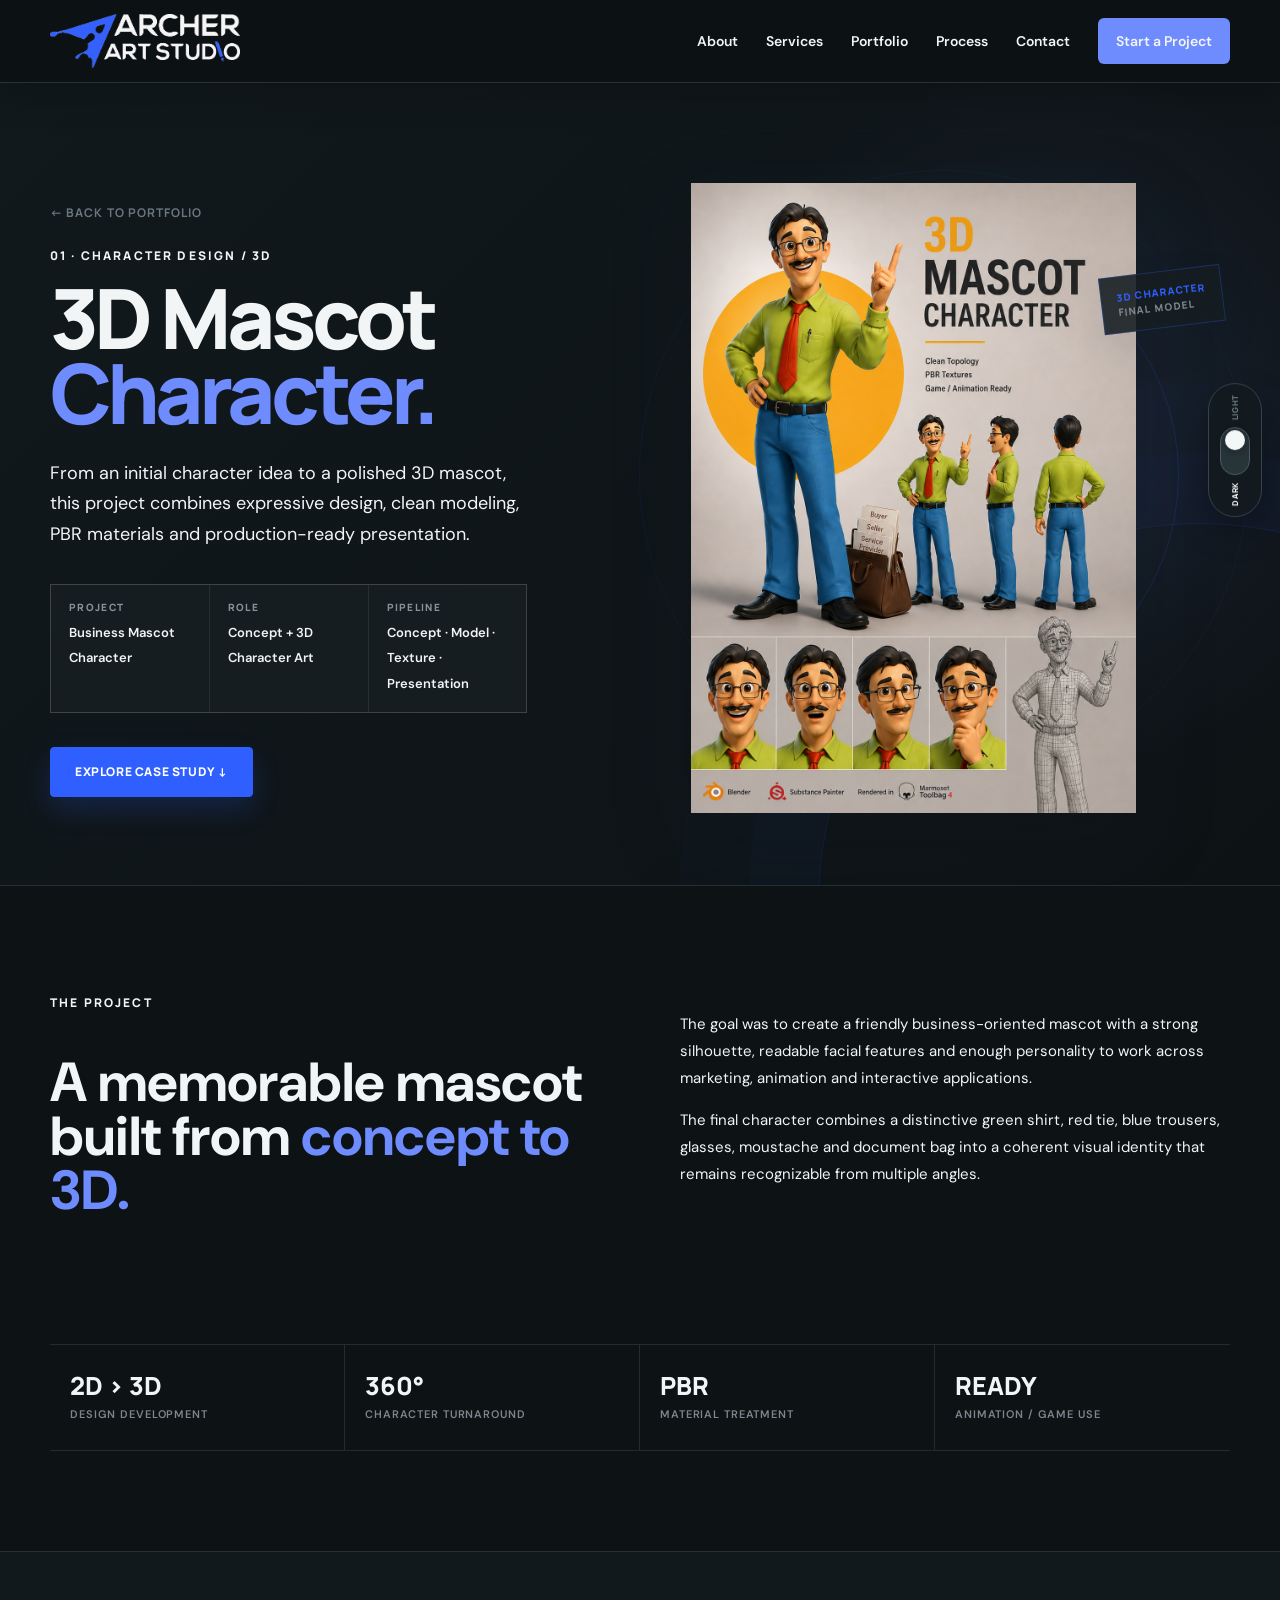
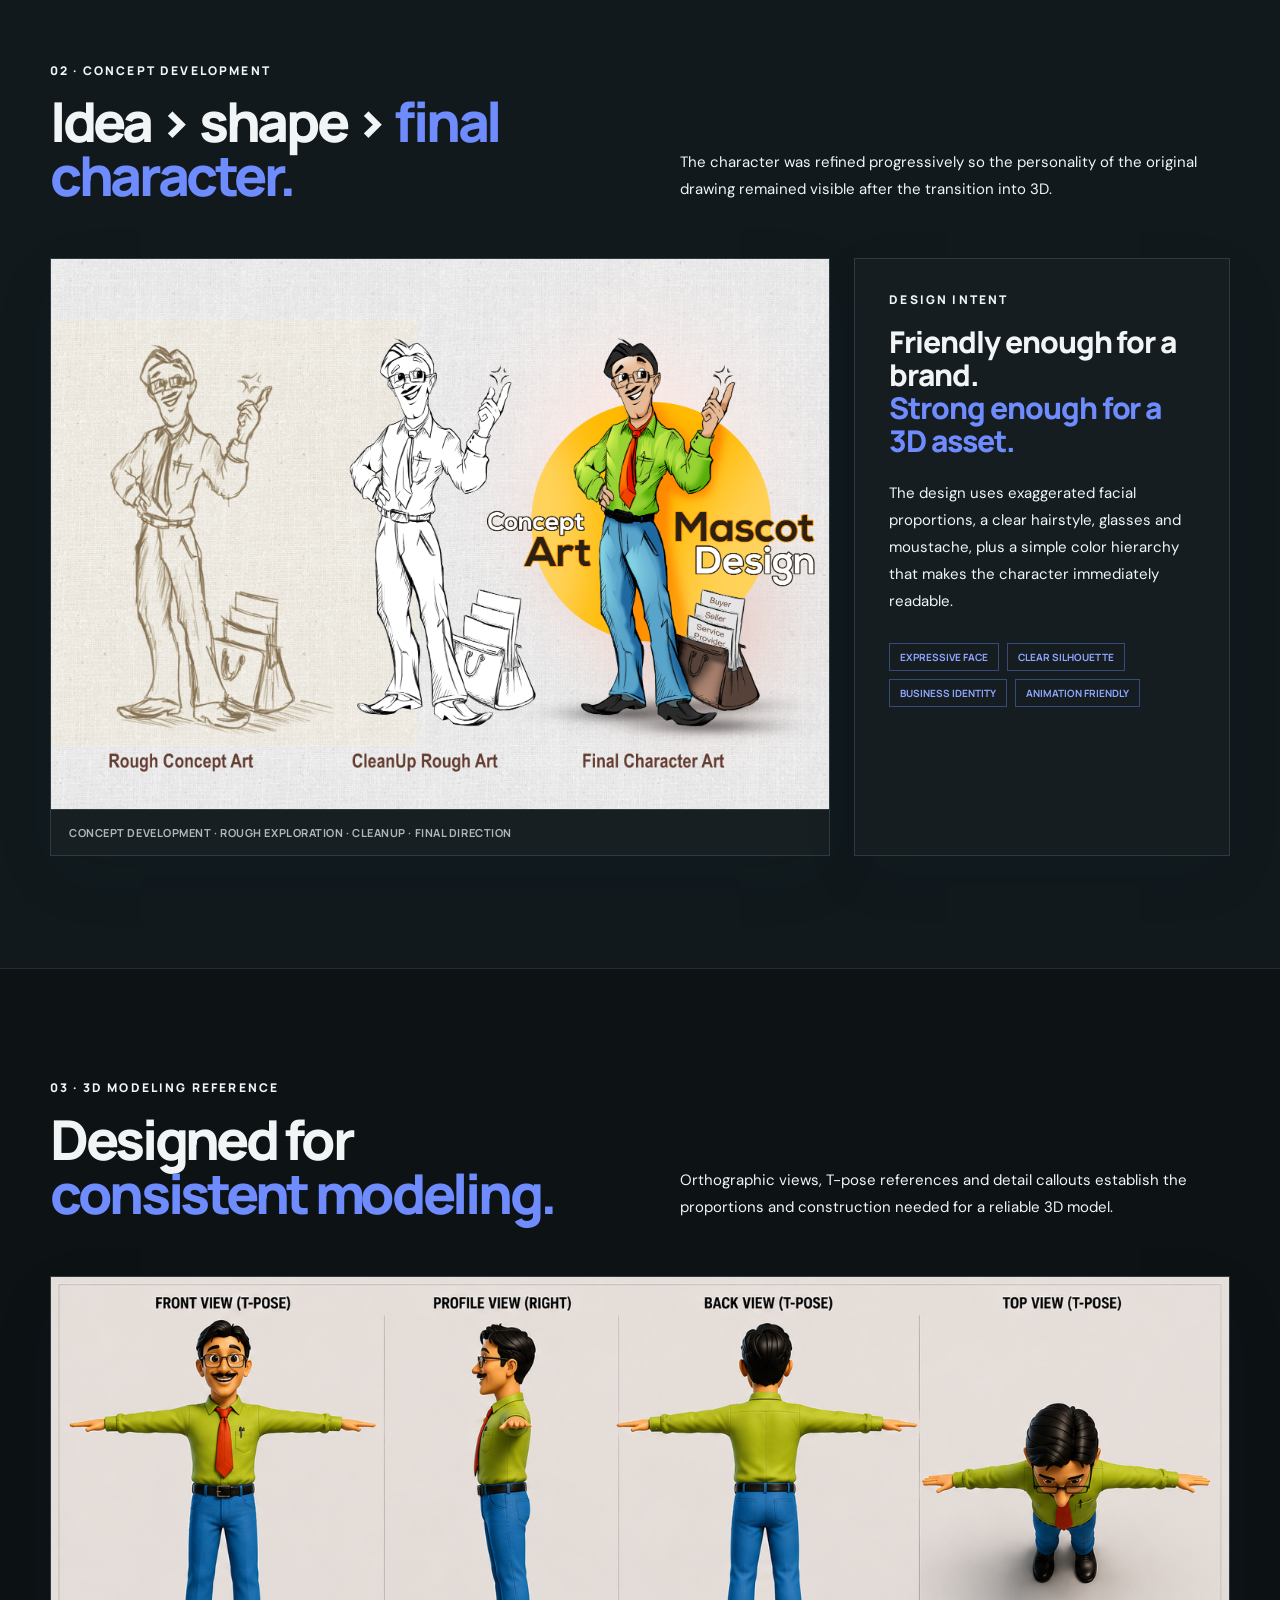
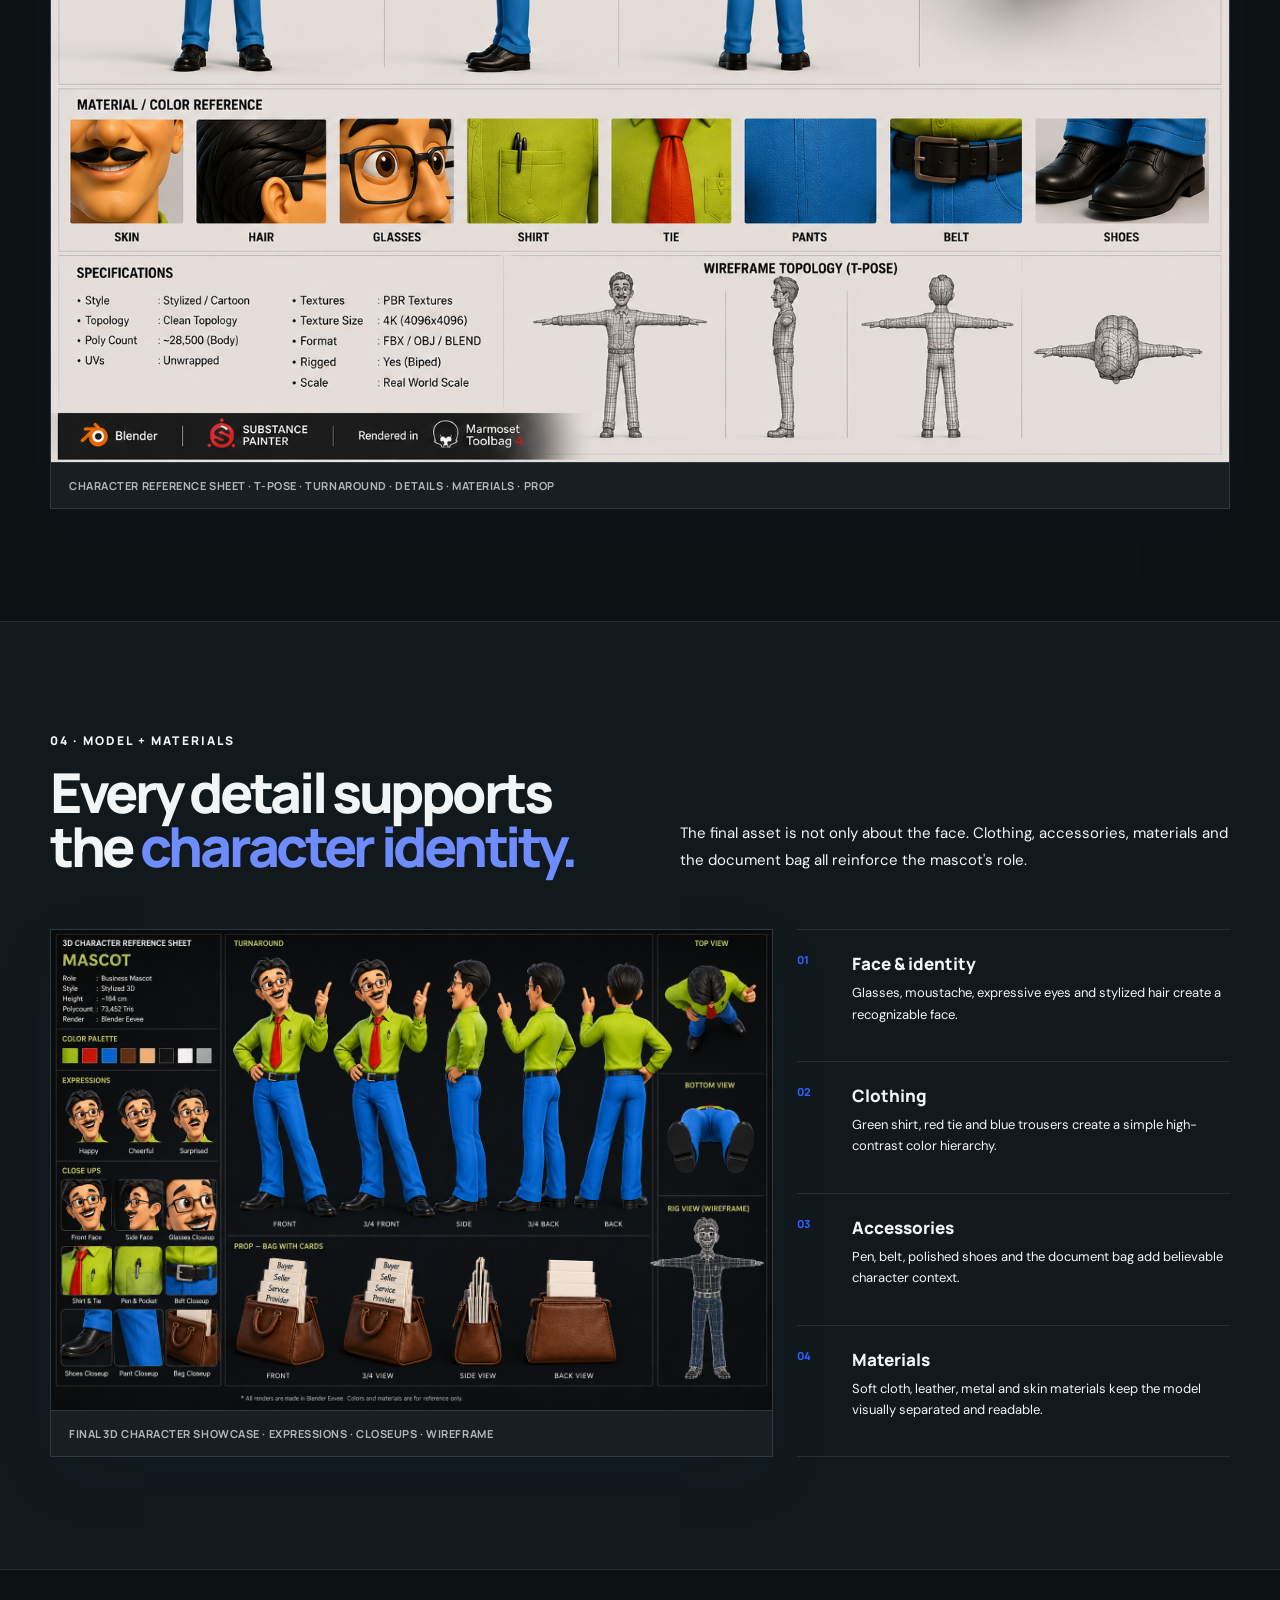
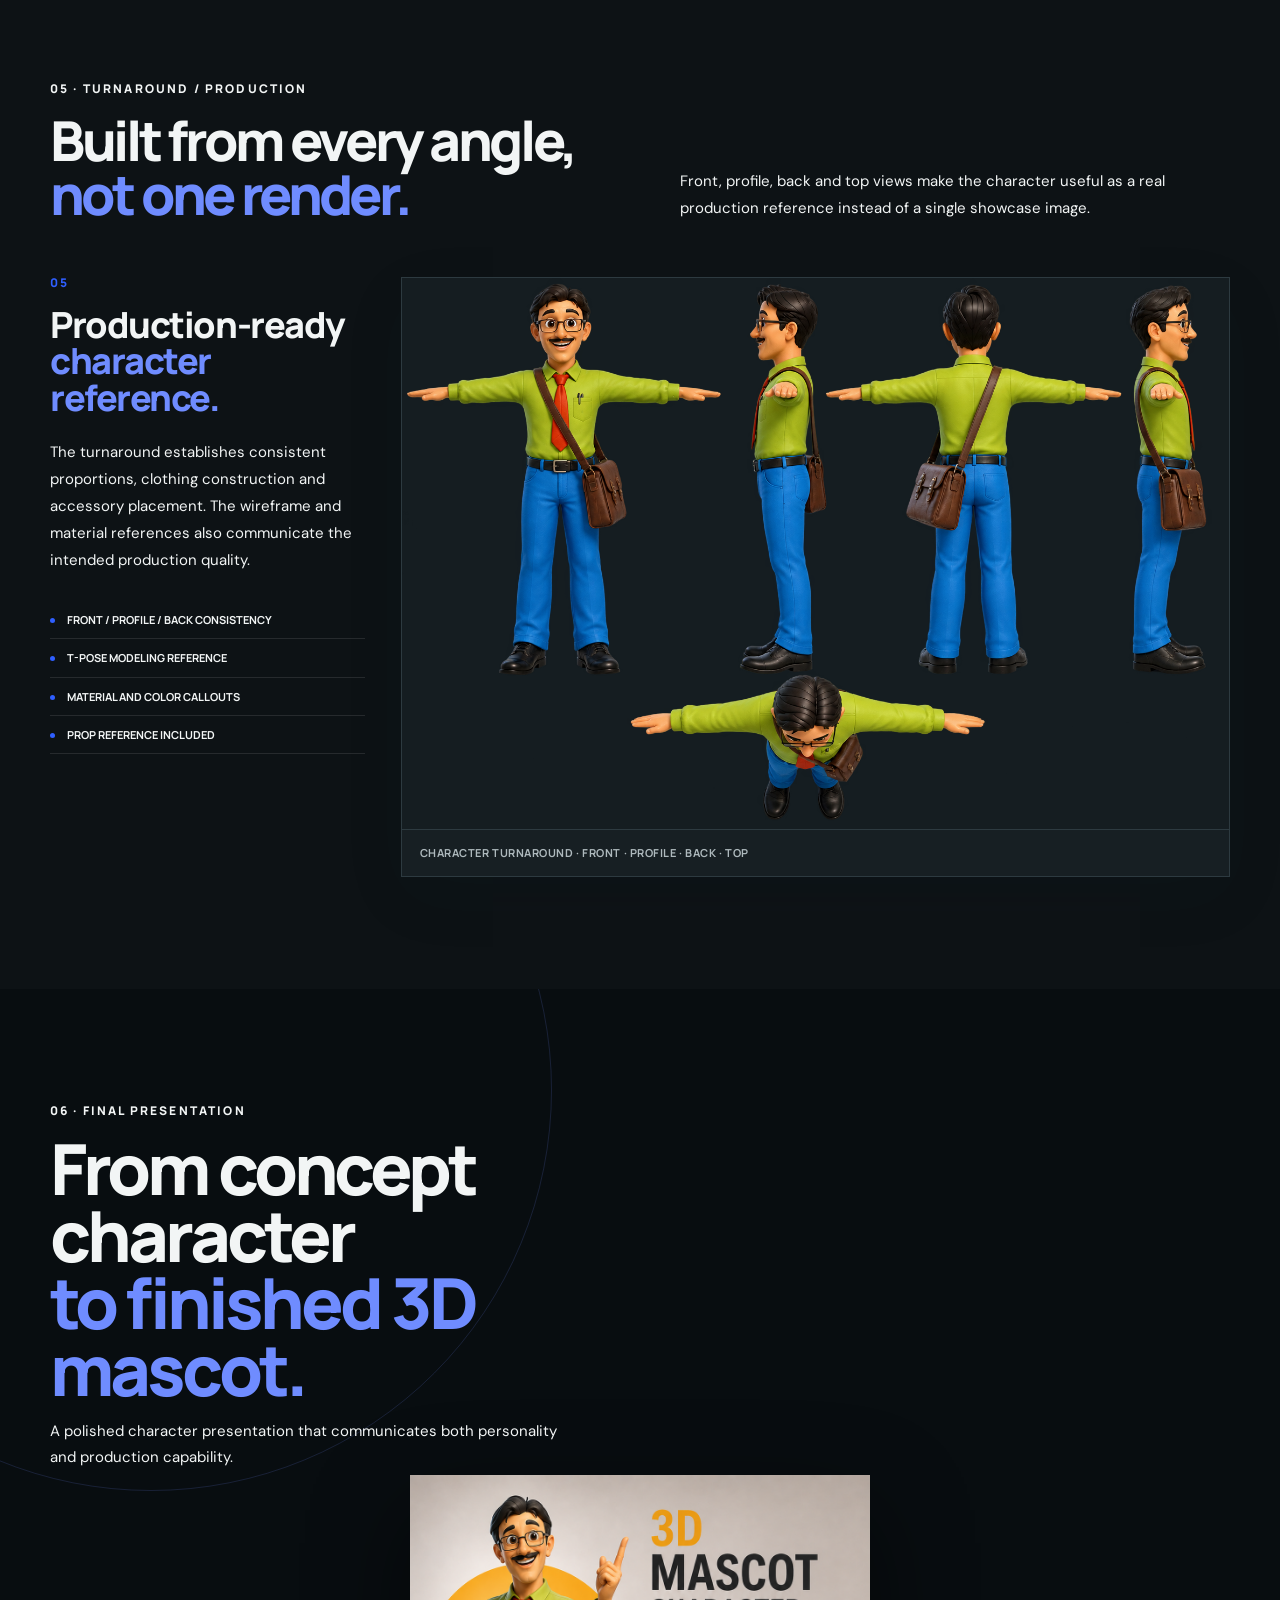
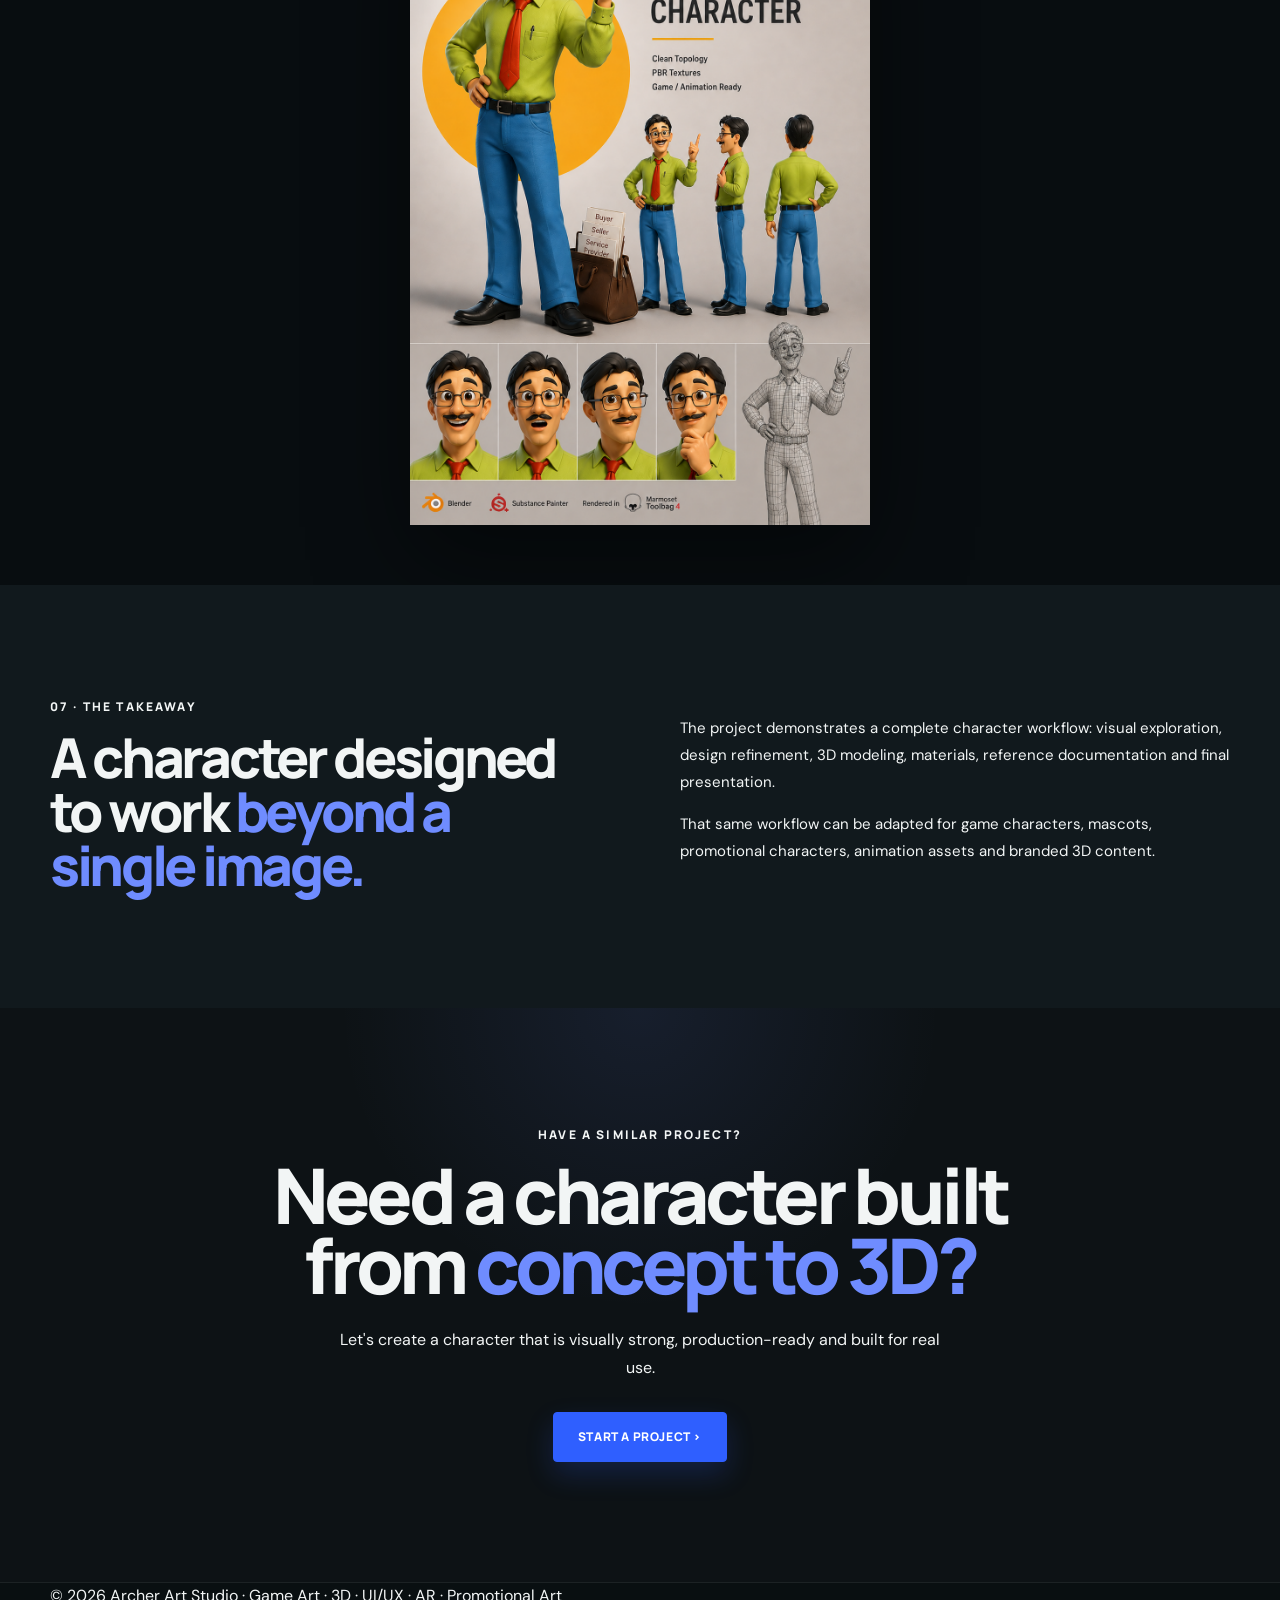
<file: mascot-character-design.html>
<!doctype html>
<html lang="en">
<head>
<meta charset="utf-8">
<meta name="viewport" content="width=device-width,initial-scale=1">
<meta name="description" content="3D Mascot Character Design case study by Archer Art Studio — concept development, 3D modeling, materials and production reference.">
<title>3D Mascot Character Design — Archer Art Studio</title>
<link rel="preconnect" href="https://fonts.googleapis.com">
<link rel="preconnect" href="https://fonts.gstatic.com" crossorigin>
<link href="https://fonts.googleapis.com/css2?family=DM+Sans:wght@400;500;600;700&family=Manrope:wght@500;600;700;800&display=swap" rel="stylesheet">
<link rel="stylesheet" href="stylesheet/styles.css">
<style>
/* MASCOT CASE STUDY — page-specific styles */
.m-case {
--blue:#2f5fff;
--blue2:#6f8cff;
--bg:#fff;
--alt:#f5f8fb;
--text:#111820;
--muted:#69767e;
--line:rgba(17,24,32,.10);
    overflow: hidden;
    background: var(--bg);
    color: var(--text)
}
.m-container {
    width: min(1180px, calc(100% - 48px));
    margin: auto;
    position: relative;
    z-index: 2
}
.m-hero {
    position: relative;
    min-height: clamp(720px, 88vh, 900px);
    display: flex;
    align-items: center;
    overflow: hidden;
    border-bottom: 1px solid var(--line);
    background: radial-gradient(circle at 82% 42%, rgba(47,95,255,.13), transparent 31%), linear-gradient(135deg, #fff, #f8fafc 55%, #edf2ff)
}
.m-hero:after {
    content: "";
    position: absolute;
    width: 760px;
    height: 760px;
    right: -300px;
    bottom: -400px;
    border: 1px solid rgba(47,95,255,.15);
    border-radius: 50%;
    box-shadow: 0 0 0 70px rgba(47,95,255,.025), 0 0 0 140px rgba(47,95,255,.015)
}
.m-hero-grid {
    display: grid;
grid-template-columns:.86fr 1.14fr;
    gap: 70px;
    align-items: center;
    padding: 100px 0 72px
}
.m-back {
    display: inline-flex;
    margin-bottom: 30px;
    color: #6b7780;
    font: 700 12px/1 Manrope, sans-serif;
    letter-spacing: .09em;
    text-transform: uppercase;
    text-decoration: none
}
.m-back:hover {
    color: var(--blue)
}
.m-eyebrow {
    margin: 0 0 17px;
    color: var(--blue);
    font: 800 12px/1.2 Manrope, sans-serif;
    letter-spacing: .18em;
    text-transform: uppercase
}
.m-hero h1, .m-section h2, .m-quote h2 {
    margin: 0;
    font: 800 clamp(48px, 6.5vw, 92px)/.9 Manrope, sans-serif;
    letter-spacing: -.06em
}
.m-hero h1 em, .m-section h2 em, .m-process-note h3 em, .m-turnaround-copy h3 em, .m-final h2 em, .m-quote h2 em, .m-cta h2 em {
    color: var(--blue);
    font-style: normal
}
.m-lead {
    max-width: 590px;
    margin: 28px 0 30px;
    color: #59666e;
    font: 400 18px/1.7 "DM Sans", sans-serif
}
.m-meta {
    display: grid;
    grid-template-columns: repeat(3, 1fr);
    gap: 1px;
    margin: 34px 0;
    background: var(--line);
    border: 1px solid var(--line)
}
.m-meta div {
    padding: 17px 18px;
    background: rgba(255,255,255,.8)
}
.m-meta b {
    display: block;
    margin-bottom: 7px;
    color: #87939a;
    font: 800 10px/1 Manrope, sans-serif;
    letter-spacing: .13em;
    text-transform: uppercase
}
.m-meta span {
    color: #172129;
    font: 600 13px/1.45 "DM Sans", sans-serif
}
.m-btn {
    display: inline-flex;
    align-items: center;
    justify-content: center;
    min-height: 50px;
    padding: 0 24px;
    border: 1px solid var(--blue);
    border-radius: 4px;
    background: var(--blue);
    color: #fff;
    font: 800 12px/1 Manrope, sans-serif;
    letter-spacing: .05em;
    text-transform: uppercase;
    text-decoration: none;
    box-shadow: 0 12px 28px rgba(47,95,255,.20);
    transition: .22s ease
}
.m-btn:hover {
    transform: translateY(-3px);
    box-shadow: 0 17px 34px rgba(47,95,255,.27);
    background: #2552e8
}
.m-hero-art {
    min-height: 600px;
    position: relative;
    display: flex;
    align-items: center;
    justify-content: center
}
.m-hero-image {
    width: min(700px, 100%);
    height: 630px;
    object-fit: contain;
    object-position: center bottom;
    filter: drop-shadow(0 28px 38px rgba(16,30,38,.17));
    transition: transform .6s ease
}
.m-hero-image:hover {
    transform: translateY(-7px) scale(1.01)
}
.m-orbit {
    position: absolute;
    border: 1px solid rgba(47,95,255,.17);
    border-radius: 50%;
    pointer-events: none
}
.m-orbit.a {
    width: 470px;
    height: 470px;
    right: 8%;
    top: 9%
}
.m-orbit.b {
    width: 610px;
    height: 610px;
    right: -3%;
    top: -2%;
    border-color: rgba(47,95,255,.08)
}
.m-label {
    position: absolute;
    right: 1%;
    top: 14%;
    padding: 13px 15px;
    border: 1px solid rgba(47,95,255,.28);
    background: rgba(255,255,255,.82);
    box-shadow: 0 16px 38px rgba(16,30,38,.10);
    color: var(--blue);
    font: 800 10px/1.45 Manrope, sans-serif;
    letter-spacing: .12em;
    transform: rotate(-7deg)
}
.m-label span {
    color: #7c878e
}
.m-intro {
    padding: 110px 0 100px
}
.m-intro-grid, .m-section-head, .m-process-grid, .m-feature-grid, .m-turnaround, .m-quote-grid {
    display: grid;
    grid-template-columns: 1fr 1fr;
    gap: 80px
}
.m-intro h2, .m-section h2, .m-quote h2 {
    font-size: clamp(38px, 4.3vw, 64px);
    line-height: .98
}
.m-copy, .m-section-head>p, .m-turnaround-copy p, .m-quote-grid>div:last-child {
    color: var(--muted);
    font: 400 15px/1.8 "DM Sans", sans-serif
}
.m-stats {
    display: grid;
    grid-template-columns: repeat(4, 1fr);
    margin-top: 80px;
    border-top: 1px solid var(--line);
    border-bottom: 1px solid var(--line)
}
.m-stat {
    padding: 28px 20px;
    border-right: 1px solid var(--line)
}
.m-stat:last-child {
    border: 0
}
.m-stat strong {
    display: block;
    font: 800 25px/1 Manrope, sans-serif
}
.m-stat span {
    display: block;
    margin-top: 9px;
    color: #7a878e;
    font: 600 11px/1.4 "DM Sans", sans-serif;
    text-transform: uppercase;
    letter-spacing: .08em
}
.m-section {
    padding: 112px 0;
    border-top: 1px solid var(--line)
}
.m-section-alt {
    background: var(--alt)
}
.m-section-head {
    align-items: end;
    margin-bottom: 55px
}
.m-section-head>p {
    margin: 0
}
.m-card, .m-board {
    margin: 0;
    overflow: hidden;
    border: 1px solid var(--line);
    background: #fff;
    box-shadow: 0 20px 60px rgba(21,36,47,.07)
}
.m-card img, .m-board img {
    display: block;
    width: 100%;
    height: auto
}
.m-board figcaption, .m-card figcaption {
    padding: 15px 18px;
    border-top: 1px solid var(--line);
    color: #6f7b82;
    font: 700 11px/1.4 Manrope, sans-serif;
    letter-spacing: .05em;
    text-transform: uppercase
}
.m-process-grid {
grid-template-columns:1.35fr .65fr;
    gap: 24px
}
.m-process-note {
    padding: 34px;
    border: 1px solid var(--line);
    background: #fff;
    box-shadow: 0 20px 60px rgba(21,36,47,.06)
}
.m-process-note h3 {
    margin: 0 0 23px;
    font: 800 30px/1.1 Manrope, sans-serif;
    letter-spacing: -.035em
}
.m-process-note>p:not(.m-eyebrow) {
    color: var(--muted);
    font: 400 15px/1.8 "DM Sans", sans-serif
}
.m-tags {
    display: flex;
    flex-wrap: wrap;
    gap: 8px;
    margin-top: 28px
}
.m-tags span {
    padding: 8px 10px;
    border: 1px solid rgba(47,95,255,.18);
    background: #f5f7ff;
    color: #4e61a4;
    font: 700 10px/1 Manrope, sans-serif;
    text-transform: uppercase
}
.m-feature-grid {
grid-template-columns:1.25fr .75fr;
    gap: 24px
}
.m-detail-list {
    display: grid;
    grid-template-rows: repeat(4, 1fr);
    border-top: 1px solid var(--line)
}
.m-detail-list article {
    display: grid;
    grid-template-columns: 40px 1fr;
    gap: 15px;
    padding: 24px 0;
    border-bottom: 1px solid var(--line)
}
.m-detail-list article>span {
    color: var(--blue);
    font: 800 11px/1 Manrope, sans-serif
}
.m-detail-list h3 {
    margin: 0 0 8px;
    font: 800 17px/1.2 Manrope, sans-serif
}
.m-detail-list p {
    margin: 0;
    color: #707c83;
    font: 400 13px/1.65 "DM Sans", sans-serif
}
.m-turnaround {
grid-template-columns:.55fr 1.45fr;
    gap: 36px
}
.m-turnaround-copy {
    position: sticky;
    top: 110px
}
.m-number {
    margin-bottom: 18px;
    color: var(--blue);
    font: 800 12px/1 Manrope, sans-serif;
    letter-spacing: .15em
}
.m-turnaround-copy h3 {
    margin: 0 0 22px;
    font: 800 36px/1.02 Manrope, sans-serif;
    letter-spacing: -.04em
}
.m-turnaround-copy ul {
    margin: 27px 0 0;
    padding: 0;
    list-style: none
}
.m-turnaround-copy li {
    padding: 11px 0 11px 17px;
    border-bottom: 1px solid var(--line);
    position: relative;
    color: #45535b;
    font: 700 11px/1.4 Manrope, sans-serif;
    text-transform: uppercase
}
.m-turnaround-copy li:before {
    content: "";
    position: absolute;
    left: 0;
    top: 17px;
    width: 5px;
    height: 5px;
    border-radius: 50%;
    background: var(--blue)
}
.m-final {
    position: relative;
    min-height: 850px;
    padding: 115px 0 60px;
    overflow: hidden;
    background: #080d10;
    color: #fff
}
.m-final:before {
    content: "";
    position: absolute;
    width: 800px;
    height: 800px;
    left: -250px;
    top: -300px;
    border: 1px solid rgba(111,140,255,.16);
    border-radius: 50%
}
.m-final h2 {
    margin: 0;
    font: 800 clamp(44px, 5.5vw, 76px)/.95 Manrope, sans-serif;
    letter-spacing: -.055em
}
.m-final-head {
    max-width: 620px;
    position: relative;
    z-index: 3
}
.m-final-head>p:last-child {
    max-width: 520px;
    color: #a9b5ba;
    font: 400 15px/1.75 "DM Sans", sans-serif
}
.m-final-art {
    height: 650px;
    margin: -10px 0 0;
    display: flex;
    justify-content: center;
    align-items: flex-end;
    position: relative
}
.m-final-art img {
    width: min(820px, 100%);
    height: 100%;
    object-fit: contain;
    object-position: center bottom;
    filter: drop-shadow(0 35px 50px rgba(0,0,0,.48));
    transition: .7s ease
}
.m-final-art img:hover {
    transform: translateY(-9px) scale(1.01)
}
.m-quote {
    padding: 115px 0;
    background: #11191d;
    color: #fff
}
.m-quote h2 {
    color: #f3f6f6
}
.m-quote-grid>div:last-child {
    color: #b6c1c5
}
.m-cta {
    padding: 120px 0;
    text-align: center;
    background: radial-gradient(circle at 50% 0%, rgba(47,95,255,.12), transparent 35%), #f6f8fa
}
.m-cta h2 {
    margin: 0;
    font: 800 clamp(46px, 6vw, 82px)/.92 Manrope, sans-serif;
    letter-spacing: -.06em
}
.m-cta>div>p:not(.m-eyebrow) {
    max-width: 610px;
    margin: 25px auto 30px;
    color: #69767e;
    font: 400 16px/1.75 "DM Sans", sans-serif
}
/* Dark mode */
body.dark-mode .m-case {
--bg:#0d1215;
--alt:#11191d;
--text:#f2f5f5;
--line:rgba(255,255,255,.10);
    background: var(--bg);
    color: var(--text)
}
body.dark-mode .m-hero {
    background: radial-gradient(circle at 82% 42%, rgba(111,140,255,.12), transparent 31%), linear-gradient(135deg, #11191d, #0d1215)
}
body.dark-mode .m-lead, body.dark-mode .m-copy, body.dark-mode .m-section-head>p, body.dark-mode .m-turnaround-copy p, body.dark-mode .m-quote-grid>div:last-child {
    color: #b5c0c4
}
body.dark-mode .m-meta div, body.dark-mode .m-process-note, body.dark-mode .m-card, body.dark-mode .m-board {
    background: #151d21;
    border-color: #2d3a40
}
body.dark-mode .m-meta span, body.dark-mode .m-detail-list h3 {
    color: #f0f4f5
}
body.dark-mode .m-label {
    background: rgba(21,29,33,.88)
}
body.dark-mode .m-process-card figcaption, body.dark-mode .m-board figcaption, body.dark-mode .m-card figcaption {
    background: #171f23;
    color: #aeb9bd;
    border-color: #2d3a40
}
body.dark-mode .m-tags span {
    background: #151d21;
    border-color: #344a78;
    color: #8fa6ff
}
body.dark-mode .m-turnaround-copy li {
    color: #d4dcdf
}
body.dark-mode .m-cta {
    background: radial-gradient(circle at 50% 0%, rgba(111,140,255,.10), transparent 35%), #0d1215
}
body.dark-mode .m-cta>div>p:not(.m-eyebrow) {
    color: #b5c0c4
}

@media(max-width:950px) {
.m-hero-grid, .m-intro-grid, .m-section-head, .m-process-grid, .m-feature-grid, .m-turnaround, .m-quote-grid {
    grid-template-columns: 1fr
}
.m-hero-grid {
    gap: 30px
}
.m-hero-art {
    min-height: 560px
}
.m-hero-image {
    height: 560px
}
.m-section-head {
    gap: 22px
}
.m-turnaround-copy {
    position: static
}
}

@media(max-width:700px) {
.m-container {
    width: min(100% - 32px, 1180px)
}
.m-hero-grid {
    padding: 90px 0 55px
}
.m-hero h1 {
    font-size: clamp(52px, 16vw, 82px)
}
.m-meta {
    grid-template-columns: 1fr
}
.m-hero-art {
    min-height: 420px
}
.m-hero-image {
    height: 430px
}
.m-orbit.a {
    width: 330px;
    height: 330px
}
.m-orbit.b {
    width: 420px;
    height: 420px
}
.m-intro, .m-section, .m-quote, .m-cta {
    padding: 80px 0
}
.m-stats {
    grid-template-columns: 1fr 1fr;
    margin-top: 55px
}
.m-stat:nth-child(2) {
    border-right: 0
}
.m-stat:nth-child(-n+2) {
    border-bottom: 1px solid var(--line)
}
.m-final {
    min-height: 650px;
    padding: 80px 0 20px
}
.m-final-art {
    height: 520px
}
}

@media(max-width:480px) {
.m-stats {
    grid-template-columns: 1fr
}
.m-stat {
    border-right: 0;
    border-bottom: 1px solid var(--line)
}
.m-stat:last-child {
    border-bottom: 0
}
.m-final-art {
    height: 440px
}
}
</style>
</head>
<body>
<header class="aas-site-header">
  <div class="aas-container aas-nav"><a class="aas-brand aas-logo-image" href="index.html" aria-label="Archer Art Studio home"><img class="aas-logo-light" src="images/archer-logo-transparent.png" alt="Archer Art Studio"><img class="aas-logo-dark" src="images/archer-logo-dark.png" alt="" aria-hidden="true"></a>
    <button class="aas-menu-toggle" aria-label="Open menu" aria-expanded="false">☰</button>
    <nav class="aas-menu"><a href="index.html#about">About</a><a href="index.html#services">Services</a><a href="index.html#work">Portfolio</a><a href="index.html#process">Process</a><a href="index.html#contact">Contact</a><a class="aas-nav-cta" href="index.html#contact">Start a Project</a></nav>
  </div>
</header>
<main class="m-case">
  <section class="m-hero">
    <div class="m-container m-hero-grid">
      <div><a class="m-back" href="index.html#work">← Back to Portfolio</a>
        <p class="m-eyebrow">01 · CHARACTER DESIGN / 3D</p>
        <h1>3D Mascot<br>
          <em>Character.</em></h1>
        <p class="m-lead">From an initial character idea to a polished 3D mascot, this project combines expressive design, clean modeling, PBR materials and production-ready presentation.</p>
        <div class="m-meta">
          <div><b>Project</b><span>Business Mascot Character</span></div>
          <div><b>Role</b><span>Concept + 3D Character Art</span></div>
          <div><b>Pipeline</b><span>Concept · Model · Texture · Presentation</span></div>
        </div>
        <a class="m-btn" href="#project-overview">Explore Case Study ↓</a></div>
      <div class="m-hero-art">
        <div class="m-orbit a"></div>
        <div class="m-orbit b"></div>
        <img class="m-hero-image" src="images/mascot_character/mascot-final-transparent.png" alt="3D business mascot character with green shirt, red tie, blue trousers and brown document bag">
        <div class="m-label">3D CHARACTER<br>
          <span>FINAL MODEL</span></div>
      </div>
    </div>
  </section>
  <section class="m-intro" id="project-overview">
    <div class="m-container">
      <div class="m-intro-grid">
        <div>
          <p class="m-eyebrow">THE PROJECT</p>
          <h2>A memorable mascot built from <em>concept to 3D.</em></h2>
        </div>
        <div class="m-copy">
          <p>The goal was to create a friendly business-oriented mascot with a strong silhouette, readable facial features and enough personality to work across marketing, animation and interactive applications.</p>
          <p>The final character combines a distinctive green shirt, red tie, blue trousers, glasses, moustache and document bag into a coherent visual identity that remains recognizable from multiple angles.</p>
        </div>
      </div>
      <div class="m-stats">
        <div class="m-stat"><strong>2D › 3D</strong><span>Design development</span></div>
        <div class="m-stat"><strong>360°</strong><span>Character turnaround</span></div>
        <div class="m-stat"><strong>PBR</strong><span>Material treatment</span></div>
        <div class="m-stat"><strong>READY</strong><span>Animation / game use</span></div>
      </div>
    </div>
  </section>
  <section class="m-section m-section-alt">
    <div class="m-container">
      <div class="m-section-head">
        <div>
          <p class="m-eyebrow">02 · CONCEPT DEVELOPMENT</p>
          <h2>Idea › shape › <em>final character.</em></h2>
        </div>
        <p>The character was refined progressively so the personality of the original drawing remained visible after the transition into 3D.</p>
      </div>
      <div class="m-process-grid">
        <figure class="m-card"><img src="images/mascot_character/mascot-concept-process.png" alt="Mascot concept development from rough sketch to cleanup and final design">
          <figcaption>Concept development · rough exploration · cleanup · final direction</figcaption>
        </figure>
        <article class="m-process-note">
          <p class="m-eyebrow">DESIGN INTENT</p>
          <h3>Friendly enough for a brand.<br>
            <em>Strong enough for a 3D asset.</em></h3>
          <p>The design uses exaggerated facial proportions, a clear hairstyle, glasses and moustache, plus a simple color hierarchy that makes the character immediately readable.</p>
          <div class="m-tags"><span>Expressive face</span><span>Clear silhouette</span><span>Business identity</span><span>Animation friendly</span></div>
        </article>
      </div>
    </div>
  </section>
  <section class="m-section">
    <div class="m-container">
      <div class="m-section-head">
        <div>
          <p class="m-eyebrow">03 · 3D MODELING REFERENCE</p>
          <h2>Designed for <em>consistent modeling.</em></h2>
        </div>
        <p>Orthographic views, T-pose references and detail callouts establish the proportions and construction needed for a reliable 3D model.</p>
      </div>
      <figure class="m-board"><img src="images/mascot_character/mascot-reference-sheet.png" alt="3D mascot character reference sheet with T-pose, turnaround, closeups, prop and material references">
        <figcaption>Character reference sheet · T-pose · turnaround · details · materials · prop</figcaption>
      </figure>
    </div>
  </section>
  <section class="m-section m-section-alt">
    <div class="m-container">
      <div class="m-section-head">
        <div>
          <p class="m-eyebrow">04 · MODEL + MATERIALS</p>
          <h2>Every detail supports the <em>character identity.</em></h2>
        </div>
        <p>The final asset is not only about the face. Clothing, accessories, materials and the document bag all reinforce the mascot's role.</p>
      </div>
      <div class="m-feature-grid">
        <figure class="m-card"><img src="images/mascot_character/mascot-3d-showcase.png" alt="3D mascot character showcase with final model, views, expressions and wireframe">
          <figcaption>Final 3D character showcase · expressions · closeups · wireframe</figcaption>
        </figure>
        <div class="m-detail-list">
          <article><span>01</span>
            <div>
              <h3>Face & identity</h3>
              <p>Glasses, moustache, expressive eyes and stylized hair create a recognizable face.</p>
            </div>
          </article>
          <article><span>02</span>
            <div>
              <h3>Clothing</h3>
              <p>Green shirt, red tie and blue trousers create a simple high-contrast color hierarchy.</p>
            </div>
          </article>
          <article><span>03</span>
            <div>
              <h3>Accessories</h3>
              <p>Pen, belt, polished shoes and the document bag add believable character context.</p>
            </div>
          </article>
          <article><span>04</span>
            <div>
              <h3>Materials</h3>
              <p>Soft cloth, leather, metal and skin materials keep the model visually separated and readable.</p>
            </div>
          </article>
        </div>
      </div>
    </div>
  </section>
  <section class="m-section">
    <div class="m-container">
      <div class="m-section-head">
        <div>
          <p class="m-eyebrow">05 · TURNAROUND / PRODUCTION</p>
          <h2>Built from every angle, <em>not one render.</em></h2>
        </div>
        <p>Front, profile, back and top views make the character useful as a real production reference instead of a single showcase image.</p>
      </div>
      <div class="m-turnaround">
        <div class="m-turnaround-copy">
          <div class="m-number">05</div>
          <h3>Production-ready<br>
            <em>character reference.</em></h3>
          <p>The turnaround establishes consistent proportions, clothing construction and accessory placement. The wireframe and material references also communicate the intended production quality.</p>
          <ul>
            <li>Front / profile / back consistency</li>
            <li>T-pose modeling reference</li>
            <li>Material and color callouts</li>
            <li>Prop reference included</li>
          </ul>
        </div>
        <figure class="m-board"><img src="images/mascot_character/mascot-turnaround.png" alt="Mascot character front profile back and top modeling turnaround">
          <figcaption>Character turnaround · front · profile · back · top</figcaption>
        </figure>
      </div>
    </div>
  </section>
  <section class="m-final">
    <div class="m-container">
      <div class="m-final-head">
        <p class="m-eyebrow">06 · FINAL PRESENTATION</p>
        <h2>From concept character<br>
          <em>to finished 3D mascot.</em></h2>
        <p>A polished character presentation that communicates both personality and production capability.</p>
      </div>
      <figure class="m-final-art"><img src="images/mascot_character/mascot-final-transparent.png" alt="Final 3D business mascot character with document bag"></figure>
    </div>
  </section>
  <section class="m-quote">
    <div class="m-container m-quote-grid">
      <div>
        <p class="m-eyebrow">07 · THE TAKEAWAY</p>
        <h2>A character designed to work <em>beyond a single image.</em></h2>
      </div>
      <div>
        <p>The project demonstrates a complete character workflow: visual exploration, design refinement, 3D modeling, materials, reference documentation and final presentation.</p>
        <p>That same workflow can be adapted for game characters, mascots, promotional characters, animation assets and branded 3D content.</p>
      </div>
    </div>
  </section>
  <section class="m-cta">
    <div class="m-container">
      <p class="m-eyebrow">HAVE A SIMILAR PROJECT?</p>
      <h2>Need a character built<br>
        from <em>concept to 3D?</em></h2>
      <p>Let's create a character that is visually strong, production-ready and built for real use.</p>
      <a class="m-btn" href="index.html#contact">Start a Project ›</a></div>
  </section>
</main>
<footer>
  <div class="aas-container">© 2026 Archer Art Studio · Game Art · 3D · UI/UX · AR · Promotional Art</div>
</footer>
<div class="aas-style-toggle" id="aas-styletoggle" aria-label="Light and dark mode"><span class="aas-style-toggle-label aas-light-label">LIGHT</span>
  <button type="button" class="aas-style-toggle-switch" aria-pressed="false" aria-label="Switch to dark mode"><span class="aas-style-toggle-knob"></span></button>
  <span class="aas-style-toggle-label aas-dark-label">DARK</span></div>
<script src="scripts/script.js"></script><script src="scripts/dark-mode.js"></script><script src="scripts/case-parallax.js"></script><script src="scripts/premium-parallax.js"></script>
</body>
</html>
</file>
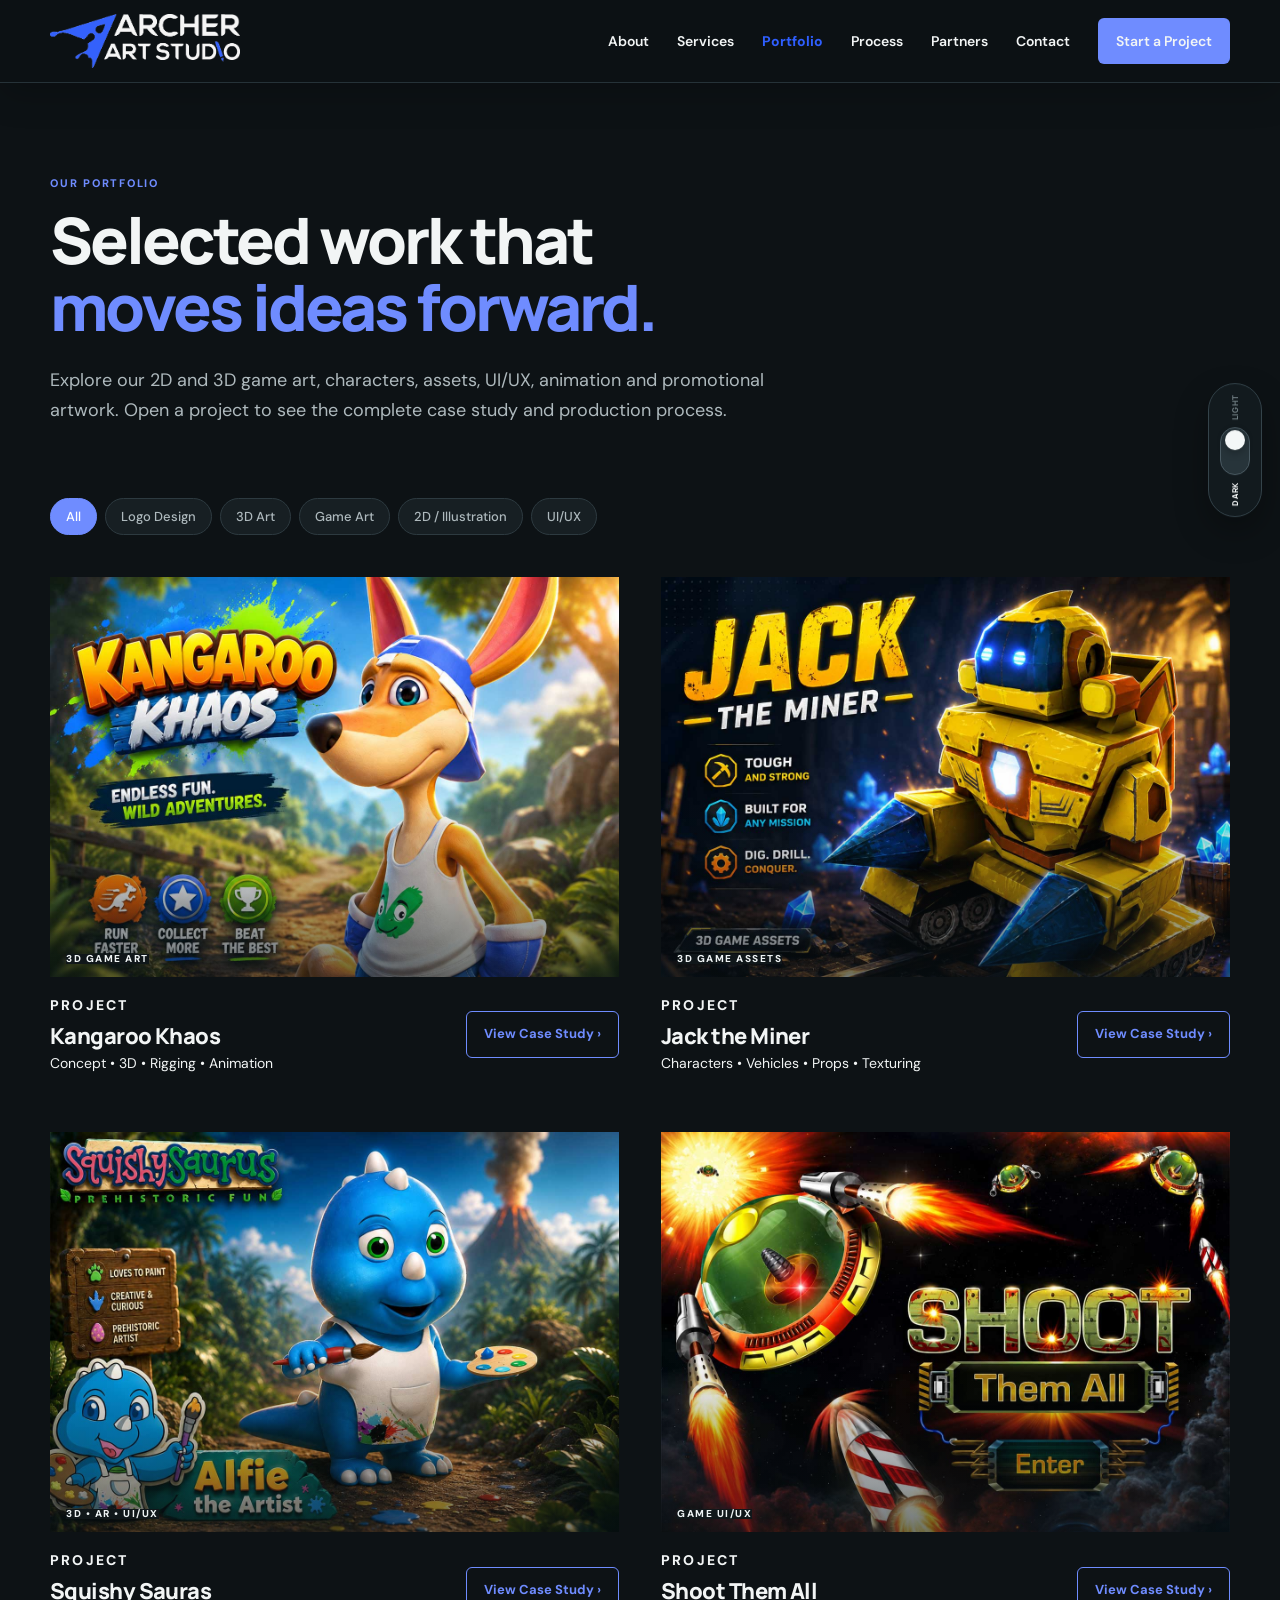
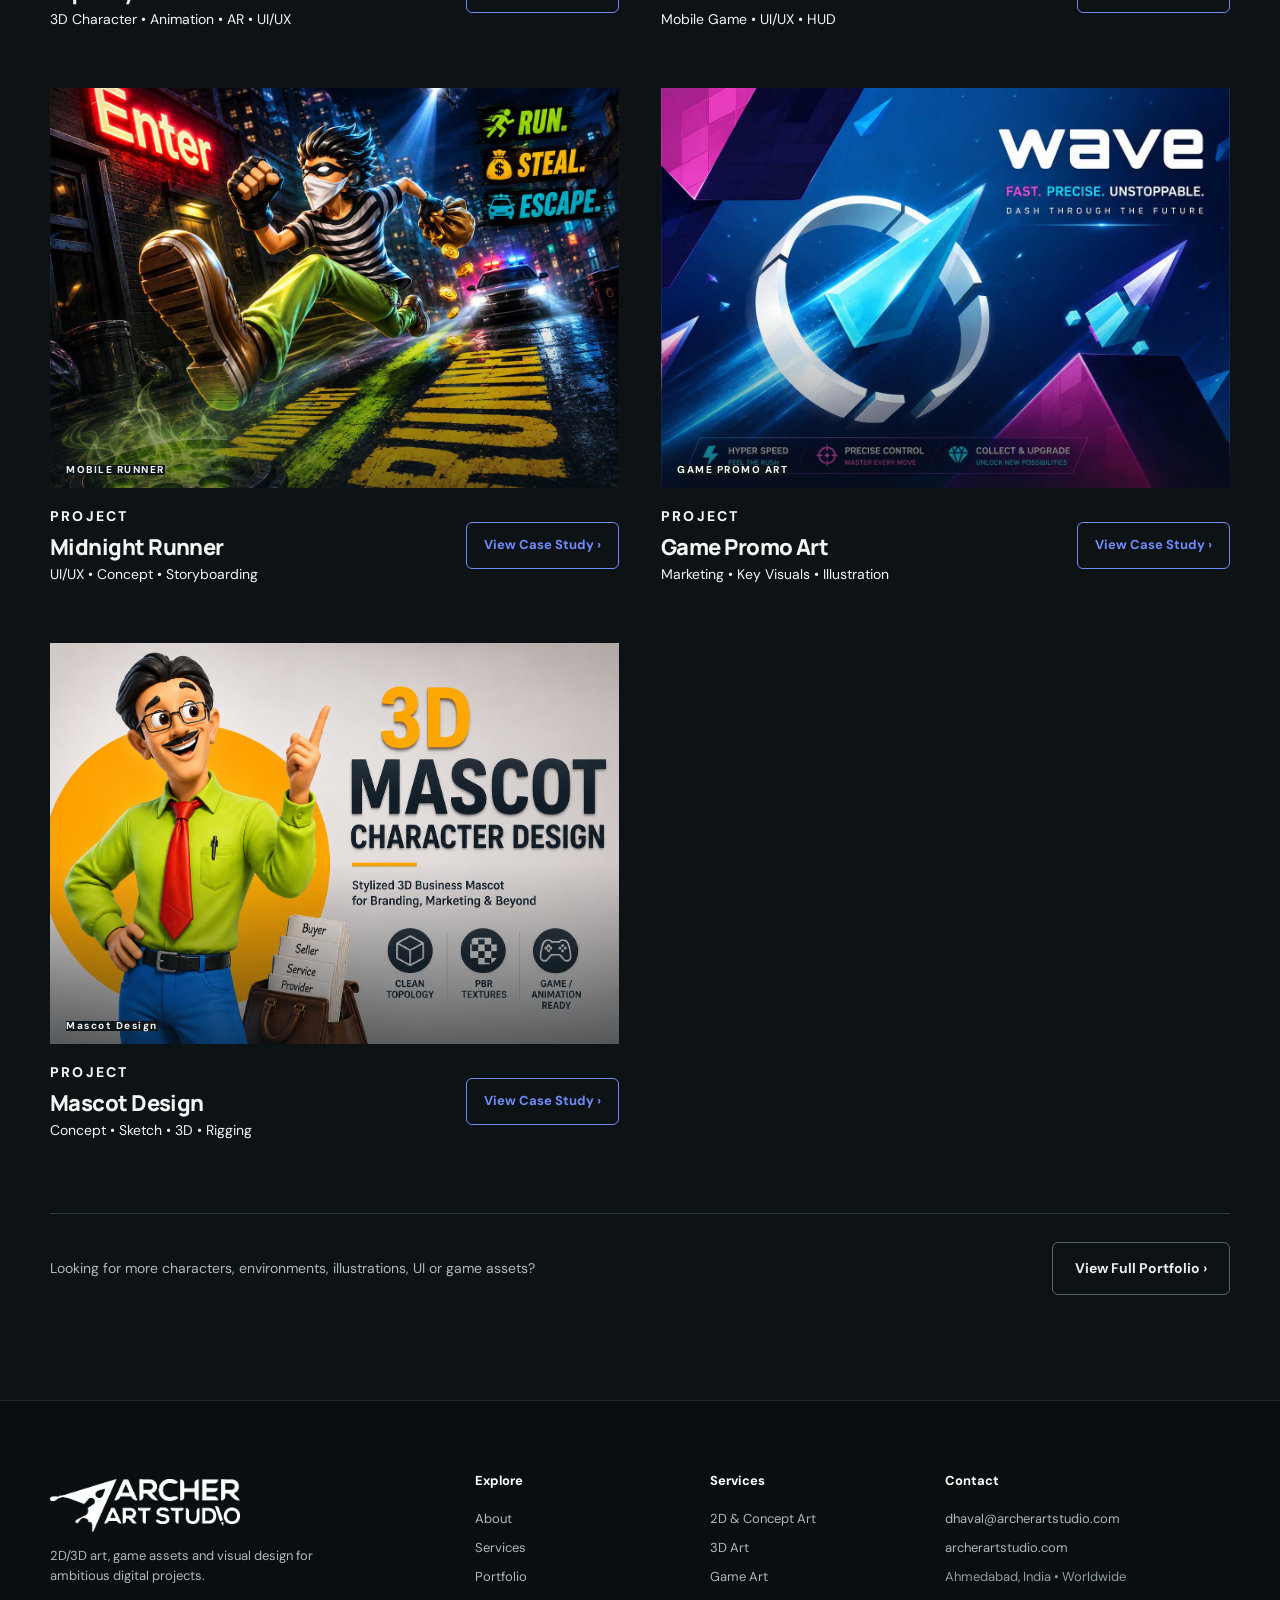
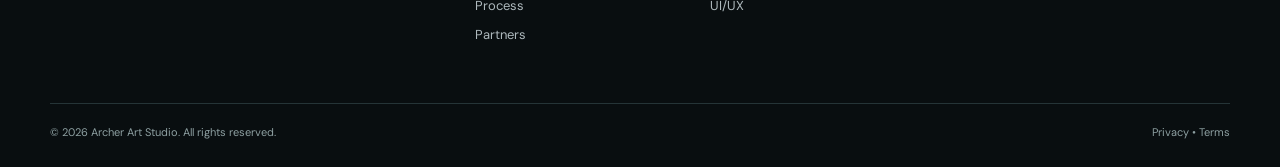
<file: portfolio.html>
<!doctype html>
<html lang="en">
<head>
<meta charset="utf-8">
<meta name="viewport" content="width=device-width, initial-scale=1">
<meta name="description" content="Explore Archer Art Studio's game art portfolio featuring 2D and 3D game art, character design, 3D modeling, UI/UX, animation and promotional artwork.">
<meta property="og:title" content="Portfolio | Archer Art Studio">
<meta property="og:description" content="Explore Archer Art Studio's 2D and 3D game art, characters, assets, UI/UX, animation and promotional artwork.">
<meta property="og:image" content="https://archerartstudio.com/images/archer_art_studio_og.png">
<meta property="og:url" content="https://archerartstudio.com/portfolio.html">
<meta property="og:type" content="website">
<title>Game Art Portfolio | 2D & 3D Game Art Studio | Archer Art Studio</title>
<link rel="canonical" href="https://archerartstudio.com/portfolio.html">
<link rel="preconnect" href="https://fonts.googleapis.com">
<link rel="preconnect" href="https://fonts.gstatic.com" crossorigin>
<link href="https://fonts.googleapis.com/css2?family=DM+Sans:wght@400;500;600;700&family=Manrope:wght@500;600;700;800&display=swap" rel="stylesheet">
<link rel="stylesheet" href="stylesheet/styles.css">
<link rel="stylesheet" href="stylesheet/portfolio.css">
<link rel="icon" type="image/png" sizes="512x512" href="images/favicon.png?v=2">
<link rel="shortcut icon" href="images/favicon.ico?v=2">
<link rel="apple-touch-icon" href="images/favicon.png?v=2">
</head>

<body class="aas-portfolio-page">
<header class="aas-site-header">
  <div class="aas-container aas-nav"> <a class="aas-brand aas-logo-image" href="index.html" aria-label="Archer Art Studio home"> <img class="aas-logo-light" src="images/archer-logo-transparent.png" alt="Archer Art Studio"> <img class="aas-logo-dark" src="images/archer-logo-dark.png" alt="" aria-hidden="true"> </a>
    <button class="aas-menu-toggle" aria-label="Open menu" aria-expanded="false">☰</button>
    <nav class="aas-menu"> <a href="index.html#aas-about">About</a> <a href="index.html#aas-services">Services</a> <a href="portfolio.html" aria-current="page"><b style="color: #2F5FFF">Portfolio</b></a> <a href="index.html#aas-process">Process</a> <a href="index.html#aas-partners">Partners</a> <a href="index.html#aas-contact">Contact</a> <a class="aas-nav-cta" href="index.html#aas-contact">Start a Project</a> </nav>
  </div>
</header>
<main>
  <section class="aas-portfolio-hero">
    <div class="aas-container">
      <div class="aas-portfolio-hero-inner">
        <p class="aas-eyebrow">OUR PORTFOLIO</p>
        <h1> Selected work that<br>
          <em>moves ideas forward.</em> </h1>
        <p class="aas-portfolio-hero-copy"> Explore our 2D and 3D game art, characters, assets, UI/UX,
          animation and promotional artwork. Open a project to see the
          complete case study and production process. </p>
      </div>
    </div>
  </section>
  <section class="aas-full-portfolio">
    <div class="aas-container">
      <div class="aas-filters" role="tablist" aria-label="Filter portfolio">
        <button class="aas-active" data-filter="all" role="tab" aria-selected="true">All</button>
        <button data-filter="logo" role="tab" aria-selected="false">Logo Design</button>
        <button data-filter="3d" role="tab" aria-selected="false">3D Art</button>
        <button data-filter="game" role="tab" aria-selected="false">Game Art</button>
        <button data-filter="2d" role="tab" aria-selected="false">2D / Illustration</button>
        <button data-filter="ui" role="tab" aria-selected="false">UI/UX</button>
      </div>
      <div class="aas-full-portfolio-grid">
        <article class="aas-full-project" data-type="game"> <a class="aas-project-image-link" href="kangaroo-khaos.html">
          <div class="aas-project-img aas-kangaroo"> <img
                src="images/kangaroo_khaos/Kangaroo_1280X900.jpg"
                alt="Kangaroo Khaos 3D character render"
                loading="lazy"
              > <span>3D GAME ART</span> </div>
          </a>
          <div class="aas-full-project-info">
            <div class="aas-full-project-copy">
              <p class="aas-eyebrow">PROJECT</p>
              <h2>Kangaroo Khaos</h2>
              <p>Concept • 3D • Rigging • Animation</p>
            </div>
            <a class="aas-btn aas-secondary aas-case-study-btn" href="kangaroo-khaos.html"> View Case Study › </a> </div>
        </article>
        <article class="aas-full-project" data-type="3d"> <a class="aas-project-image-link" href="jack-the-miner.html">
          <div class="aas-project-img"> <img
                src="images/Jack_The_Miner/Jack_the_Miner_1280X900.jpg"
                alt="Jack the Miner 3D game character and vehicle"
                loading="lazy"
              > <span>3D GAME ASSETS</span> </div>
          </a>
          <div class="aas-full-project-info">
            <div class="aas-full-project-copy">
              <p class="aas-eyebrow">PROJECT</p>
              <h2>Jack the Miner</h2>
              <p>Characters • Vehicles • Props • Texturing</p>
            </div>
            <a class="aas-btn aas-secondary aas-case-study-btn" href="jack-the-miner.html"> View Case Study › </a> </div>
        </article>
        <article class="aas-full-project" data-type="game"> <a class="aas-project-image-link" href="squishy-sauras.html">
          <div class="aas-project-img"> <img
                src="images/Squishy_Saurus/Squishy_1280X900.jpg"
                alt="Squishy Sauras AR character"
                loading="lazy"
              > <span>3D • AR • UI/UX</span> </div>
          </a>
          <div class="aas-full-project-info">
            <div class="aas-full-project-copy">
              <p class="aas-eyebrow">PROJECT</p>
              <h2>Squishy Sauras</h2>
              <p>3D Character • Animation • AR • UI/UX</p>
            </div>
            <a class="aas-btn aas-secondary aas-case-study-btn" href="squishy-sauras.html"> View Case Study › </a> </div>
        </article>
        <article class="aas-full-project" data-type="ui"> <a class="aas-project-image-link" href="shoot-them-all.html">
          <div class="aas-project-img"> <img
                src="images/Shoot_Them_All/Shoot_them_all_1280X900.jpg"
                alt="Shoot Them All gameplay interface"
                loading="lazy"
              > <span>GAME UI/UX</span> </div>
          </a>
          <div class="aas-full-project-info">
            <div class="aas-full-project-copy">
              <p class="aas-eyebrow">PROJECT</p>
              <h2>Shoot Them All</h2>
              <p>Mobile Game • UI/UX • HUD</p>
            </div>
            <a class="aas-btn aas-secondary aas-case-study-btn" href="shoot-them-all.html"> View Case Study › </a> </div>
        </article>
        <article class="aas-full-project" data-type="ui"> <a class="aas-project-image-link" href="midnight-runner.html">
          <div class="aas-project-img"> <img
                src="images/Midnight_Runner/Midnight_Runner_1280X900.jpg"
                alt="Midnight Runner game artwork"
                loading="lazy"
              > <span>MOBILE RUNNER</span> </div>
          </a>
          <div class="aas-full-project-info">
            <div class="aas-full-project-copy">
              <p class="aas-eyebrow">PROJECT</p>
              <h2>Midnight Runner</h2>
              <p>UI/UX • Concept • Storyboarding</p>
            </div>
            <a class="aas-btn aas-secondary aas-case-study-btn" href="midnight-runner.html"> View Case Study › </a> </div>
        </article>
        <article class="aas-full-project" data-type="2d"> <a class="aas-project-image-link" href="game-promo-art.html">
          <div class="aas-project-img"> <img
                src="images/Game_Promo_Art/Wave_Thumb_1280X900.jpg"
                alt="Game promotional artwork"
                loading="lazy"
              > <span>GAME PROMO ART</span> </div>
          </a>
          <div class="aas-full-project-info">
            <div class="aas-full-project-copy">
              <p class="aas-eyebrow">PROJECT</p>
              <h2>Game Promo Art</h2>
              <p>Marketing • Key Visuals • Illustration</p>
            </div>
            <a class="aas-btn aas-secondary aas-case-study-btn" href="game-promo-art.html"> View Case Study › </a> </div>
        </article>
        <article class="aas-full-project" data-type="game"> <a class="aas-project-image-link" href="mascot-character-design.html">
          <div class="aas-project-img aas-kangaroo"> <img
                src="images/mascot_character/Thumb.png"
                alt="Kangaroo Khaos 3D character render"
                loading="lazy"
              > <span>Mascot Design</span> </div>
          </a>
          <div class="aas-full-project-info">
            <div class="aas-full-project-copy">
              <p class="aas-eyebrow">PROJECT</p>
              <h2>Mascot Design</h2>
              <p>Concept • Sketch • 3D • Rigging</p>
            </div>
            <a class="aas-btn aas-secondary aas-case-study-btn" href="mascot-character-design.html"> View Case Study › </a> </div>
        </article>
      </div>
      <div class="aas-portfolio-bottom">
        <p>Looking for more characters, environments, illustrations, UI or game assets?</p>
        <a
          class="aas-btn aas-secondary"
          href="https://www.behance.net/archerartstudio"
          target="_blank"
          rel="noopener"
        > View Full Portfolio › </a> </div>
    </div>
  </section>
</main>
<footer class="aas-footer">
  <div class="aas-container aas-footer-grid">
    <div> <a class="aas-brand aas-logo-image aas-footer-logo" href="index.html"> <img class="aas-logo-light" src="images/archer-logo-transparent.png" alt="Archer Art Studio"> <img class="aas-logo-dark" src="images/archer-logo-dark.png" alt="" aria-hidden="true"> </a>
      <p>2D/3D art, game assets and visual design for ambitious digital projects.</p>
    </div>
    <div>
      <h4>Explore</h4>
      <a href="index.html#aas-about">About</a> <a href="index.html#aas-services">Services</a> <a href="portfolio.html">Portfolio</a> <a href="index.html#aas-process">Process</a> <a href="index.html#aas-partners">Partners</a> </div>
    <div>
      <h4>Services</h4>
      <a href="index.html#aas-services">2D &amp; Concept Art</a> <a href="index.html#aas-services">3D Art</a> <a href="index.html#aas-services">Game Art</a> <a href="index.html#aas-services">UI/UX</a> </div>
    <div>
      <h4>Contact</h4>
      <a href="mailto:dhaval@archerartstudio.com">dhaval@archerartstudio.com</a> <a href="https://www.archerartstudio.com/">archerartstudio.com</a> <span>Ahmedabad, India • Worldwide</span> </div>
  </div>
  <div class="aas-container aas-copyright"> <span>© 2026 Archer Art Studio. All rights reserved.</span> <span>Privacy • Terms</span> </div>
</footer>
<div class="aas-style-toggle" id="aas-styletoggle" aria-label="Light and dark mode"> <span class="aas-style-toggle-label aas-light-label">LIGHT</span>
  <button
    type="button"
    class="aas-style-toggle-switch"
    aria-pressed="false"
    aria-label="Switch to dark mode"
  > <span class="aas-style-toggle-knob"></span> </button>
  <span class="aas-style-toggle-label aas-dark-label">DARK</span> </div>
<script src="scripts/script.js"></script> 
<script src="scripts/dark-mode.js"></script> 
<script>
document.addEventListener("DOMContentLoaded", function () {
  const filters = document.querySelectorAll(".aas-full-portfolio .aas-filters button");
  const projects = document.querySelectorAll(".aas-full-project");

  filters.forEach(function (button) {
    button.addEventListener("click", function () {
      const filter = button.dataset.filter;

      filters.forEach(function (item) {
        item.classList.remove("aas-active");
        item.setAttribute("aria-selected", "false");
      });

      button.classList.add("aas-active");
      button.setAttribute("aria-selected", "true");

      projects.forEach(function (project) {
        const type = project.dataset.type;
        const show = filter === "all" || type === filter;
        project.classList.toggle("is-hidden", !show);
      });
    });
  });
});
</script>
</body>
</html>
</file>
<file: stylesheet/styles.css>
:root {
  --ink: #10181b;
  --muted: #617073;
  --teal: #2f5fff;
  --teal2: #416CFF;
  --line: #dfe7e7;
  --soft: #f5f8f8;
  --white: #fff;
  --max: 1180px
}
* {
  box-sizing: border-box
}
html {
  scroll-behavior: smooth
}
body {
  margin: 0;
  font-family: "DM Sans", sans-serif;
  color: var(--ink);
  background: #fff;
  line-height: 1.6
}
a {
  text-decoration: none;
  color: inherit
}
.aas-container {
  width: min(var(--max), calc(100% - 48px));
  margin: auto
}
.aas-site-header {
  position: sticky;
  top: 0;
  z-index: 50;
  background: rgba(255, 255, 255, .92);
  backdrop-filter: blur(14px);
  border-bottom: 1px solid rgba(223, 231, 231, .8)
}
.aas-nav {
  height: 82px;
  display: flex;
  align-items: center;
  justify-content: space-between
}
.aas-brand {
  display: flex;
  align-items: center;
  gap: 10px;
  font-family: Manrope;
  font-weight: 800;
  font-size: 20px;
  letter-spacing: .03em
}
.aas-brand small {
  display: block;
  font: 600 8px "DM Sans";
  letter-spacing: .2em;
  color: var(--muted)
}
.aas-brand-mark {
  color: var(--teal);
  font-size: 34px;
  line-height: 0
}
.aas-menu {
  display: flex;
  align-items: center;
  gap: 28px;
  font-size: 14px;
  font-weight: 600
}
.aas-menu a:hover {
  color: var(--teal)
}
.aas-nav-cta {
  padding: 12px 18px;
  background: var(--teal);
  color: #fff;
  border-radius: 6px
}
.aas-menu-toggle {
  display: none;
  border: 0;
  background: none;
  font-size: 26px
}
.aas-hero {
  overflow: hidden;
  padding: 80px 0 55px;
  background: linear-gradient(180deg, #fff 0%, #fbfdfd 100%)
}
.aas-hero-grid {
  display: grid;
  grid-template-columns: 1fr 1fr;
  align-items: center;
  gap: 30px
}
.aas-eyebrow {
  margin: 0 0 13px;
  color: var(--teal);
  font-size: 11px;
  font-weight: 800;
  letter-spacing: .16em
}
.aas-hero h1, .aas-section h2, .aas-intro h2, .aas-cta h2 {
  font-family: Manrope;
  margin: 0;
  font-weight: 800;
  line-height: 1.08;
  letter-spacing: -.045em
}
.aas-hero h1 {
  font-size: clamp(42px, 5.2vw, 70px)
}
em {
  font-style: normal;
  color: var(--teal)
}
.aas-lead {
  max-width: 580px;
  color: var(--muted);
  font-size: 18px;
  margin: 25px 0 30px
}
.aas-actions {
  display: flex;
  gap: 12px;
  flex-wrap: wrap
}
.aas-btn {
  display: inline-flex;
  align-items: center;
  gap: 15px;
  padding: 14px 22px;
  border-radius: 6px;
  font-weight: 700;
  font-size: 14px;
  transition: .2s
}
.aas-btn.aas-primary {
  background: var(--teal);
  color: #fff
}
.aas-btn.aas-primary:hover {
  transform: translateY(-2px);
  background: #254CCB
}
.aas-btn.aas-secondary {
  border: 1px solid var(--teal);
  color: var(--teal)
}
.aas-trust {
  display: flex;
  gap: 13px;
  align-items: center;
  margin-top: 35px;
  color: #748083;
  font-size: 12px
}
.aas-trust i {
  width: 4px;
  height: 4px;
  background: #b7c3c4;
  border-radius: 50%
}
.aas-hero-art {
  height: 520px;
  position: relative;
  background: radial-gradient(circle at 50% 45%, #e8f3f3 0, #f7fafa 48%, transparent 49%);
  display: flex;
  align-items: center;
  justify-content: center
}
.aas-art-orbit {
  position: absolute;
  width: 420px;
  height: 420px;
  border-radius: 50%;
  background: linear-gradient(135deg, rgba(13, 124, 124, .12), rgba(13, 124, 124, 0));
  border: 1px solid rgba(13, 124, 124, .14)
}
.castle {
  width: 350px;
  height: 370px;
  position: relative;
  display: flex;
  flex-direction: column;
  justify-content: center;
  align-items: center;
  text-align: center;
  border-bottom: 4px solid #a6b9b8;
  background: linear-gradient(180deg, transparent, #e3eded);
  clip-path: polygon(42% 0, 48% 16%, 53% 5%, 60% 17%, 100% 100%, 0 100%, 35% 18%);
  filter: drop-shadow(0 15px 20px rgba(10, 40, 40, .08))
}
.castle span {
  font-size: 12px;
  letter-spacing: .3em;
  color: var(--teal);
  margin-top: 100px
}
.castle b {
  font-family: Manrope;
  font-size: 35px;
  line-height: 1;
  color: #273538;
  letter-spacing: -.05em
}
.play {
  position: absolute;
  right: 2%;
  bottom: 10%;
  display: flex;
  align-items: center;
  gap: 10px;
  font-weight: 700
}
.play span {
  width: 48px;
  height: 48px;
  border-radius: 50%;
  display: grid;
  place-items: center;
  background: #fff;
  color: var(--teal);
  box-shadow: 0 8px 25px rgba(0, 0, 0, .12)
}
section {
  scroll-margin-top: 82px
}
.aas-intro {
  padding: 100px 0;
  background: var(--soft)
}
.aas-intro-grid {
  display: grid;
  grid-template-columns: 1fr 1fr;
  gap: 100px
}
.aas-intro h2 {
  font-size: clamp(36px, 4vw, 56px)
}
.aas-intro p:not(.aas-eyebrow) {
  font-size: 18px;
  color: var(--muted);
  max-width: 580px
}
.aas-text-link {
  color: var(--teal);
  font-weight: 800;
  font-size: 14px
}
.aas-section {
  padding: 105px 0
}
.aas-section-head {
  display: flex;
  justify-content: space-between;
  align-items: end;
  gap: 40px;
  margin-bottom: 45px
}
.aas-section-head h2 {
  font-size: clamp(36px, 4vw, 54px)
}
.aas-section-head > p {
  max-width: 390px;
  color: var(--muted)
}
.aas-service-grid {
  display: grid;
  grid-template-columns: repeat(4, 1fr);
  gap: 18px;
}
.aas-service {
  border: 1px solid var(--line);
  padding: 0px 20px 20px 20px;
  min-height: 190px;
  border-radius: 8px;
  transition: .25s
}
.aas-service:hover {
  border-color: #9bc7c7;
  box-shadow: 0 15px 40px rgba(15, 80, 80, .08);
  transform: translateY(-4px)
}
.aas-service span {
  font-size: 12px;
  color: var(--teal);
  font-weight: 800
}
.aas-service h3 {
  font-family: Manrope;
  font-size: 20px;
  margin: 28px 0 8px
}
.aas-service p, .aas-project p, .aas-steps p {
  font-size: 14px;
  color: var(--muted);
  margin: 0 0 20px
}
.aas-service a {
  font-size: 13px;
  color: var(--teal);
  font-weight: 800
}
.aas-work {
  background: #fbfcfc
}
.aas-filters {
  display: flex;
  gap: 8px;
  flex-wrap: wrap;
  margin-bottom: 28px
}
.aas-filters button {
  border: 1px solid var(--line);
  background: #fff;
  padding: 9px 15px;
  border-radius: 20px;
  color: var(--muted);
  cursor: pointer
}
.aas-filters button.aas-active, .aas-filters button:hover {
  background: var(--teal);
  color: #fff;
  border-color: var(--teal)
}
.aas-portfolio {
  display: grid;
  grid-template-columns: repeat(3, 1fr);
  gap: 24px
}
.aas-project-img {
  height: 300px;
  border-radius: 8px;
  position: relative;
  overflow: hidden;
  display: flex;
  align-items: end;
  padding: 20px;
  background-size: cover
}
.aas-project-img:after {
  content: "";
  position: absolute;
  inset: 0;
  background: linear-gradient(180deg, transparent 45%, rgba(10, 25, 28, .55))
}
.aas-project-img span {
  position: relative;
  z-index: 2;
  color: #fff;
  font-size: 10px;
  letter-spacing: .15em;
  font-weight: 800
}
.p1 {
  background: radial-gradient(circle at 45% 30%, #e3a67e, #553b46 35%, #172326 70%)
}
.p2 {
  background: radial-gradient(circle at 50% 45%, #ef9f4e, #66824f 30%, #183c35 72%)
}
.p3 {
  background: linear-gradient(135deg, #c4d5ca, #728c83 45%, #20383c)
}
.p4 {
  background: linear-gradient(145deg, #b06d3b, #273d45 48%, #0d181d)
}
.p5 {
  background: radial-gradient(circle at 40% 35%, #f4c6b0, #a86d72 28%, #273c4a 70%)
}
.p6 {
  background: linear-gradient(135deg, #18383c, #76b9b5 50%, #e9f1ef)
}
.aas-project h3 {
  font-family: Manrope;
  margin: 14px 0 2px;
  font-size: 18px
}
.aas-project p {
  font-size: 12px;
  margin: 0
}
.aas-project.is-hidden {
  display: none
}
.aas-process {
  border-top: 1px solid var(--line)
}
.aas-center-head {
  text-align: center;
  max-width: 700px;
  margin: 0 auto 50px
}
.aas-center-head h2 {
  font-size: clamp(36px, 4vw, 52px)
}
.aas-steps {
  display: grid;
  grid-template-columns: repeat(5, 1fr);
  gap: 25px
}
.aas-steps > div {
  position: relative;
  text-align: center
}
.aas-steps > div:not(:last-child):after {
  content: "";
  position: absolute;
  top: 25px;
  left: 70%;
  width: 65%;
  border-top: 1px dashed #c8d6d6
}
.aas-steps b {
  width: 50px;
  height: 50px;
  border: 1px solid #b9cece;
  border-radius: 50%;
  display: grid;
  place-items: center;
  margin: 0 auto 20px;
  color: var(--teal);
  font-size: 12px;
  background: #fff;
  position: relative;
  z-index: 2
}
.aas-steps h3 {
  font-family: Manrope;
  margin: 0 0 5px
}
.aas-partners {
  background: #fff;
  border-top: 1px solid var(--line);
  border-bottom: 1px solid var(--line);
  padding: 100px 0
}
.aas-partners-intro {
  max-width: 650px;
  margin: 18px auto 0;
  color: var(--muted);
  font-size: 16px
}
.aas-partner-grid {
  display: grid;
  grid-template-columns: repeat(4, 1fr);
  gap: 18px;
  margin-top: 48px
}
.aas-partner-card {
  min-height: 190px;
  border: 1px solid var(--line);
  border-radius: 10px;
  background: linear-gradient(180deg, #fff, #f8fafb);
  display: flex;
  flex-direction: column;
  align-items: center;
  justify-content: center;
  text-align: center;
  padding: 28px;
  position: relative;
  overflow: hidden;
  transition: .25s
}
.aas-partner-card:before {
  content: "";
  position: absolute;
  inset: 0;
  background: radial-gradient(circle at 50% 0, rgba(49, 93, 246, .07), transparent 48%);
  opacity: 0;
  transition: .25s
}
.aas-partner-card:hover {
  border-color: #b9c9ff;
  transform: translateY(-4px);
  box-shadow: 0 18px 45px rgba(30, 55, 120, .09)
}
.aas-partner-card:hover:before {
  opacity: 1
}
.aas-partner-logo-wrap {
  position: relative;
  z-index: 1;
  width: 100%;
  height: 78px;
  display: flex;
  align-items: center;
  justify-content: center;
  margin-bottom: 12px
}
.aas-partner-logo {
  display: block;
  width: auto;
  max-width: 185px;
  height: auto;
  max-height: 58px;
  object-fit: contain
}
.aas-partner-logo.niksan-logo {
  max-width: 205px;
  max-height: 62px
}
.aas-partner-card .aas-partner-link {
  margin-top: 4px
}
.aas-partner-mark {
  position: relative;
  z-index: 1;
  width: 54px;
  height: 54px;
  border-radius: 14px;
  display: grid;
  place-items: center;
  margin-bottom: 15px;
  font-family: Manrope;
  font-weight: 900;
  font-size: 27px;
  color: #fff;
  box-shadow: 0 8px 20px rgba(20, 35, 70, .14)
}
.aas-partner-mark.niksan {
  background: linear-gradient(135deg, #2f5ff5, #77a0ff);
  font-style: italic
}
.aas-partner-mark.intelivita {
  background: linear-gradient(135deg, #173a8f, #3f75e8);
  font-size: 31px
}
.aas-partner-mark.windstar {
  background: linear-gradient(135deg, #202b42, #4f658c)
}
.aas-partner-name {
  position: relative;
  z-index: 1;
  font-family: Manrope;
  font-size: 22px;
  font-weight: 700;
  letter-spacing: -.025em;
  color: #172126
}
.aas-partner-name strong {
  font-weight: 800
}
.aas-partner-link {
  position: relative;
  z-index: 1;
  margin-top: 8px;
  color: #748083;
  font-size: 11px;
  letter-spacing: .08em
}
.aas-clients {
  background: var(--soft);
  padding: 75px 0
}
.aas-client-list {
  display: flex;
  justify-content: center;
  flex-wrap: wrap;
  gap: 18px
}
.aas-client-list span {
  padding: 16px 24px;
  border: 1px solid var(--line);
  background: #fff;
  border-radius: 6px;
  font-size: 11px;
  font-weight: 800;
  letter-spacing: .08em;
  color: #6a7778
}
.aas-cta {
  background: var(--teal);
  color: #fff;
  padding: 75px 0
}
.aas-cta .aas-eyebrow {
  color: #DDE5FF
}
.aas-cta h2 {
  font-size: clamp(38px, 4vw, 58px)
}
.aas-cta p:not(.aas-eyebrow) {
  color: #d9eeee
}
.aas-cta-inner {
  display: flex;
  justify-content: space-between;
  align-items: center;
  gap: 30px
}
.aas-btn.light {
  background: #fff;
  color: var(--teal)
}
.aas-footer {
  background: #0d1719;
  color: #dbe5e5;
  padding: 70px 0 25px
}
.aas-footer-grid {
  display: grid;
  grid-template-columns: 2fr 1fr 1fr 1.5fr;
  gap: 45px
}
.aas-footer .aas-brand {
  color: #fff
}
.aas-footer p, .aas-footer a, .aas-footer span {
  display: block;
  color: #8ea0a2;
  font-size: 13px
}
.aas-footer p {
  max-width: 280px
}
.aas-footer h4 {
  margin: 0 0 18px;
  color: #fff;
  font-size: 13px
}
.aas-footer a {
  margin: 8px 0
}
.aas-footer a:hover {
  color: #fff
}
.aas-copyright {
  border-top: 1px solid #253437;
  margin-top: 50px;
  padding-top: 20px;
  display: flex;
  justify-content: space-between
}
.aas-copyright span {
  font-size: 11px
}
.inverse .aas-brand-mark {
  color: #7D96FF
}
@media(max-width:900px) {
  .aas-partner-grid {
    grid-template-columns: 1fr 1fr
  }
  .aas-menu a:nth-child(5) {
    display: none
  }
}
@media(max-width:900px) {
  .aas-menu {
    display: none;
    position: absolute;
    top: 82px;
    left: 0;
    right: 0;
    background: #fff;
    border-bottom: 1px solid var(--line);
    padding: 20px 24px;
    flex-direction: column;
    align-items: stretch
  }
  .aas-menu.open {
    display: flex
  }
  .aas-menu-toggle {
    display: block
  }
  .aas-hero-grid, .aas-intro-grid {
    grid-template-columns: 1fr
  }
  .aas-hero-art {
    height: 430px
  }
  .aas-service-grid {
    grid-template-columns: repeat(2, 1fr)
  }
  .aas-portfolio {
    grid-template-columns: repeat(2, 1fr)
  }
  .aas-steps {
    grid-template-columns: 1fr 1fr
  }
  .aas-steps > div:not(:last-child):after {
    display: none
  }
  .aas-footer-grid {
    grid-template-columns: 1fr 1fr
  }
  .aas-cta-inner {
    align-items: flex-start;
    flex-direction: column
  }
}
@media(max-width:600px) {
  .aas-partner-grid {
    grid-template-columns: 1fr
  }
  .aas-container {
    width: min(100% - 32px, var(--max))
  }
  .aas-nav {
    height: 70px
  }
  .aas-menu {
    top: 70px
  }
  .aas-hero {
    padding-top: 45px
  }
  .aas-hero h1 {
    font-size: 42px
  }
  .aas-lead {
    font-size: 16px
  }
  .aas-trust {
    flex-wrap: wrap
  }
  .aas-hero-art {
    height: 340px
  }
  .aas-art-orbit {
    width: 290px;
    height: 290px
  }
  .castle {
    width: 250px;
    height: 280px
  }
  .castle b {
    font-size: 26px
  }
  .play {
    right: 0;
    bottom: 3%;
    font-size: 12px
  }
  .aas-intro, .aas-section {
    padding: 75px 0
  }
  .aas-intro-grid {
    gap: 30px
  }
  .aas-section-head {
    display: block
  }
  .aas-section-head > p {
    margin-top: 20px
  }
  .aas-service-grid, .aas-portfolio, .aas-footer-grid {
    grid-template-columns: 1fr
  }
  .aas-project-img {
    height: 280px
  }
  .aas-steps {
    grid-template-columns: 1fr
  }
  .aas-client-list {
    justify-content: stretch
  }
  .aas-client-list span {
    flex: 1 1 45%;
    text-align: center
  }
  .aas-copyright {
    display: block
  }
  .aas-copyright span {
    margin: 7px 0
  }
  .aas-cta {
    padding: 60px 0
  }
}
.aas-logo-image {
  display: block;
  height: 48px
}
.aas-logo-image img {
  display: block;
  height: 48px;
  width: auto;
  max-width: 220px;
  object-fit: contain
}
.aas-footer-logo {
  height: 54px
}
.aas-footer-logo img {
  height: 54px;
  filter: brightness(0) invert(1)
}
@media(max-width:600px) {
  .aas-logo-image, .aas-logo-image img {
    height: 42px
  }
  .aas-footer-logo, .aas-footer-logo img {
    height: 48px
  }
}
.aas-portfolio-cta {
  display: flex;
  justify-content: space-between;
  align-items: center;
  gap: 20px;
  margin-top: 35px;
  padding: 22px 26px;
  background: #fff;
  border: 1px solid var(--line);
  border-radius: 8px
}
.aas-portfolio-cta p {
  margin: 0;
  color: var(--muted);
  font-size: 14px
}
.aas-fit {
  background: #fff
}
.aas-fit-grid {
  display: grid;
  grid-template-columns: .9fr 1.1fr;
  gap: 80px;
  align-items: start
}
.aas-fit-grid > div:first-child {
  grid-column: 2;
  grid-row: 1
}
.aas-fit-grid > div:last-child {
  grid-column: 1;
  grid-row: 1
}
.aas-fit h2 {
  font-size: clamp(36px, 4vw, 54px)
}
.aas-fit-cards {
  display: grid;
  gap: 14px
}
.aas-fit-cards article {
  padding: 24px;
  border: 1px solid var(--line);
  border-radius: 8px;
  background: #fbfcfc
}
.aas-fit-cards b {
  font-family: Manrope;
  font-size: 18px
}
.aas-fit-cards p {
  margin: 8px 0 0;
  color: var(--muted);
  font-size: 14px
}
@media(max-width:900px) {
  .aas-fit-grid {
    grid-template-columns: 1fr;
    gap: 35px
  }
  .aas-fit-grid > div:first-child, .aas-fit-grid > div:last-child {
    grid-column: auto;
    grid-row: auto
  }
}
@media(max-width:600px) {
  .aas-portfolio-cta {
    display: block
  }
  .aas-portfolio-cta .aas-btn {
    margin-top: 15px
  }
}
/* Portfolio images — balanced frames without distortion */
.aas-portfolio .aas-project-img {
  height: 300px;
  position: relative;
  overflow: hidden;
  border-radius: 8px;
  display: flex;
  align-items: end;
  padding: 20px;
  background: #eef1f3
}
.aas-portfolio .aas-project-img img {
  position: absolute;
  inset: 0;
  width: 100%;
  height: 100%;
  object-fit: contain;
  background: #eef1f3
}
.aas-portfolio .aas-project-img:after {
  content: "";
  position: absolute;
  inset: 0;
  background: linear-gradient(180deg, transparent 45%, rgba(10, 20, 25, .52))
}
.aas-portfolio .aas-project-img span {
  position: relative;
  z-index: 2
}
.aas-project-img.aas-kangaroo {
  background: linear-gradient(135deg, #15233a, #2f5fff)
}
.aas-project-img.aas-kangaroo .aas-placeholder {
  position: absolute;
  inset: 0;
  display: grid;
  place-content: center;
  text-align: center;
  color: #fff;
  font: 800 36px/1 Manrope;
  letter-spacing: -.05em;
  z-index: 1
}
.aas-case-gallery figure {
  background: #f1f4f5;
  border-radius: 8px;
  overflow: hidden
}
.aas-case-gallery figure img {
  width: 100%;
  aspect-ratio: 4/3;
  object-fit: contain;
  background: #eef1f3;
  display: block
}
.aas-case-gallery figure.aas-wide img {
  aspect-ratio: 16/9
}
.aas-case-visual img {
  width: 100%;
  height: 100%;
  object-fit: contain;
  background: #eef1f3
}
.aas-logo-image img {
  display: block;
  width: 190px;
  height: auto;
  max-height: 54px;
  object-fit: contain
}
@media(max-width:900px) {
  .aas-portfolio .aas-project-img {
    height: 260px
  }
}
@media(max-width:600px) {
  .aas-portfolio .aas-project-img {
    height: 240px
  }
  .aas-logo-image img {
    width: 165px
  }
}
.aas-cta-note {
  font-size: 12px !important;
  opacity: .82;
  margin-top: 18px !important
}
.aas-intro-grid > div:last-child p {
  max-width: 600px
}
.aas-service-feature {
  border-color: #cbd7ff !important;
  background: #f7f9ff
}
.aas-service-feature a {
  color: #2f5fff
}
.unity-section {
  padding: 105px 0;
  background: #10181b;
  color: #fff
}
.unity-grid {
  display: grid;
  grid-template-columns: .9fr 1.1fr;
  gap: 80px;
  align-items: start
}
.unity-section h2 {
  font: 800 clamp(38px, 4.7vw, 62px)/1.04 Manrope;
  letter-spacing: -.05em;
  margin: 8px 0 22px
}
.unity-section h2 em {
  font-style: normal;
  color: #2f5fff
}
.unity-section p {
  color: #b9c2c4;
  max-width: 560px
}
.unity-section .aas-text-link {
  color: #fff;
  border-bottom: 1px solid #2f5fff;
  padding-bottom: 3px
}
.unity-flow {
  display: grid;
  grid-template-columns: repeat(2, 1fr);
  gap: 10px
}
.unity-flow div {
  min-height: 78px;
  border: 1px solid #2a373b;
  border-radius: 7px;
  padding: 18px 20px;
  display: flex;
  align-items: center;
  gap: 15px;
  background: #162024
}
.unity-flow b {
  color: #2f5fff;
  font: 800 11px Manrope
}
.unity-flow span {
  font: 600 14px Manrope
}
.unity-flow .unity-active {
  background: #2f5fff;
  border-color: #2f5fff
}
.unity-flow .unity-active b {
  color: #fff
}
.unity-capabilities {
  display: grid;
  grid-template-columns: repeat(4, 1fr);
  gap: 10px;
  margin-top: 55px
}
.unity-capabilities div {
  padding: 15px 17px;
  border: 1px solid #2a373b;
  border-radius: 6px;
  color: #d9e0e1;
  font-size: 12px
}
@media(max-width:900px) {
  .unity-grid {
    grid-template-columns: 1fr;
    gap: 45px
  }
  .unity-capabilities {
    grid-template-columns: repeat(2, 1fr)
  }
}
@media(max-width:600px) {
  .unity-flow {
    grid-template-columns: 1fr
  }
  .unity-capabilities {
    grid-template-columns: 1fr
  }
}
.aas-one-team {
  padding: 92px 0;
  background: #f5f7f8;
  border-top: 1px solid #e1e7e7;
  border-bottom: 1px solid #e1e7e7
}
.aas-one-team-grid {
  display: grid;
  grid-template-columns: 1fr 1fr;
  gap: 80px;
  align-items: center
}
.aas-one-team h2 {
  font: 800 clamp(38px, 4.5vw, 60px)/1.05 Manrope;
  letter-spacing: -.05em;
  margin: 8px 0 0
}
.aas-one-team h2 em {
  font-style: normal;
  color: #2f5fff
}
.aas-one-team p {
  max-width: 600px;
  color: #657174
}
.aas-one-team strong {
  color: #10181b
}
.aas-one-team-flow {
  display: flex;
  align-items: center;
  gap: 10px;
  flex-wrap: wrap;
  margin: 28px 0 25px
}
.aas-one-team-flow span {
  padding: 10px 13px;
  background: #fff;
  border: 1px solid #dfe6e6;
  border-radius: 5px;
  font: 700 11px Manrope
}
.aas-one-team-flow i {
  font-style: normal;
  color: #2f5fff;
  font-weight: 700
}
.aas-one-team .aas-text-link {
  color: #10181b;
  border-bottom: 1px solid #2f5fff;
  padding-bottom: 3px
}
@media(max-width:900px) {
  .aas-one-team-grid {
    grid-template-columns: 1fr;
    gap: 35px
  }
}
@media(max-width:600px) {
  .aas-one-team {
    padding: 65px 0
  }
  .aas-one-team-flow {
    gap: 7px
  }
  .aas-one-team-flow i {
    display: none
  }
}
/* FINAL / SKETCH TOGGLE */
.aas-style-toggle {
  position: fixed;
  right: 18px;
  top: 50%;
  transform: translateY(-50%);
  z-index: 9999;
  display: flex;
  flex-direction: column;
  align-items: center;
  gap: 7px;
  width: 54px;
  padding: 10px 7px;
  background: rgba(255, 255, 255, .94);
  border: 1px solid #dce3e3;
  border-radius: 30px;
  box-shadow: 0 12px 30px rgba(15, 30, 32, .12);
  backdrop-filter: blur(10px)
}
.aas-style-toggle-label {
  font: 800 8px/1 Manrope, sans-serif;
  letter-spacing: .08em;
  writing-mode: vertical-rl;
  transform: rotate(180deg);
  color: #8a9596;
  transition: color .25s ease
}
.aas-final-label {
  color: #10181b
}
.aas-style-toggle-switch {
  width: 30px;
  height: 48px;
  border: 1px solid #cfd8d8;
  border-radius: 18px;
  background: #f1f4f4;
  padding: 3px;
  cursor: pointer;
  position: relative
}
.aas-style-toggle-knob {
  position: absolute;
  left: 4px;
  bottom: 4px;
  width: 20px;
  height: 20px;
  border-radius: 50%;
  background: #2f5fff;
  box-shadow: 0 2px 7px rgba(47, 95, 255, .3);
  transition: transform .35s cubic-bezier(.2, .8, .2, 1)
}
.sketch-mode {
  --sketch-ink: #252525;
  --sketch-muted: #5e5a52;
  --sketch-paper: #f5f0e5;
  --sketch-paper-2: #ece5d7;
  --sketch-blue: #2f5fff;
  background: var(--sketch-paper)
}
.sketch-mode body {
  background: var(--sketch-paper);
  color: var(--sketch-ink)
}
.sketch-mode .aas-site-header {
  background: rgba(245, 240, 229, .93);
  border-bottom: 1px dashed #9e9688;
  box-shadow: none
}
.sketch-mode .aas-menu a, .sketch-mode .aas-brand, .sketch-mode h1, .sketch-mode h2, .sketch-mode h3, .sketch-mode p, .sketch-mode .aas-eyebrow {
  color: var(--sketch-ink)
}
.sketch-mode .aas-nav-cta, .sketch-mode .aas-btn {
  border-radius: 2px;
  box-shadow: 3px 3px 0 rgba(37, 37, 37, .12)
}
.sketch-mode .aas-nav-cta, .sketch-mode .aas-btn.aas-primary {
  background: transparent;
  color: var(--sketch-ink);
  border: 1.5px solid var(--sketch-ink)
}
.sketch-mode .aas-btn.aas-secondary {
  background: transparent;
  border: 1.5px dashed var(--sketch-ink);
  color: var(--sketch-ink)
}
.sketch-mode em {
  color: var(--sketch-blue) !important
}
.sketch-mode .aas-hero, .sketch-mode .aas-intro, .sketch-mode .aas-section, .sketch-mode .aas-one-team {
  background: transparent
}
.sketch-mode .soft {
  background: rgba(236, 229, 215, .55)
}
.sketch-mode .aas-hero-card {
  background: transparent;
  color: var(--sketch-ink);
  border: 2px solid var(--sketch-ink);

  border-radius: 2px;
  box-shadow: 5px 5px 0 rgba(37, 37, 37, .1);
  transform: rotate(-1deg)
}
.sketch-mode .aas-hero-card-label, .sketch-mode .aas-hero-card-title {
  color: var(--sketch-ink)
}
.sketch-mode .aas-hero-card-blue {
  color: var(--sketch-blue)
}
.sketch-mode .aas-art-orbit {
  border: 1px dashed #777064;
  background: transparent
}
.sketch-mode .aas-project {
  border-bottom: 1px dashed #a9a090
}
.sketch-mode .aas-project-img, .sketch-mode .aas-case-visual, .sketch-mode .aas-case-gallery figure {
  background: var(--sketch-paper-2);
  border: 1.5px solid #817a6d;
  border-radius: 2px;
  box-shadow: 3px 3px 0 rgba(37, 37, 37, .08)
}
.sketch-mode .aas-project-img img, .sketch-mode .aas-case-visual img, .sketch-mode .aas-case-gallery figure img {
  filter: grayscale(1) contrast(1.12) sepia(.08);
  mix-blend-mode: multiply
}
.sketch-mode .aas-project-img span {
  background: var(--sketch-paper);
  color: var(--sketch-ink);
  border: 1px solid #817a6d;
  border-radius: 1px
}
.sketch-mode .aas-service {
  background: transparent;
  border: 1.5px solid #817a6d;
  border-radius: 2px;
  box-shadow: 3px 3px 0 rgba(37, 37, 37, .06)
}
.sketch-mode .aas-service-feature {
  background: transparent !important;
  border-color: var(--sketch-blue) !important
}
.sketch-mode .aas-service span, .sketch-mode .aas-service-feature a {
  color: var(--sketch-blue)
}
.sketch-mode .aas-one-team {
  border-top: 1px dashed #817a6d;
  border-bottom: 1px dashed #817a6d
}
.sketch-mode .aas-one-team-flow span {
  background: transparent;
  border: 1px solid #817a6d;
  border-radius: 2px
}
.sketch-mode .aas-one-team-flow i {
  color: var(--sketch-blue)
}
.sketch-mode .unity-section {
  background: #ded6c8;
  color: var(--sketch-ink);
  border-top: 1px dashed #817a6d;
  border-bottom: 1px dashed #817a6d
}
.sketch-mode .unity-section h2, .sketch-mode .unity-section p, .sketch-mode .unity-section .aas-text-link {
  color: var(--sketch-ink)
}
.sketch-mode .unity-section h2 em {
  color: var(--sketch-blue) !important
}
.sketch-mode .unity-flow div {
  background: transparent;
  border: 1.5px solid #817a6d;
  border-radius: 2px
}
.sketch-mode .unity-flow .unity-active {
  background: transparent;
  border-color: var(--sketch-blue)
}
.sketch-mode .unity-flow b {
  color: var(--sketch-blue)
}
.sketch-mode .unity-capabilities div {
  border: 1px dashed #817a6d;
  color: var(--sketch-ink)
}
.sketch-mode .aas-cta, .sketch-mode .aas-case-cta {
  background: var(--sketch-paper-2);
  color: var(--sketch-ink);
  border-top: 1px dashed #817a6d
}
.sketch-mode .aas-cta h2, .sketch-mode .aas-cta p, .sketch-mode .aas-case-cta h2, .sketch-mode .aas-case-cta p {
  color: var(--sketch-ink)
}
.sketch-mode footer {
  background: var(--sketch-paper);
  color: var(--sketch-muted);
  border-top: 1px dashed #817a6d
}
.sketch-mode .aas-pipeline article, .sketch-mode .aas-result {
  background: transparent;
  border: 1.5px solid #817a6d;
  border-radius: 2px
}
.sketch-mode .aas-pipeline b, .sketch-mode .aas-result strong {
  color: var(--sketch-blue)
}
.sketch-mode .aas-style-toggle {
  background: #f7f2e7;
  border-color: #b9b0a0;
  box-shadow: 0 10px 28px rgba(42, 36, 27, .14)
}
.sketch-mode .aas-style-toggle-switch {
  background: #e7dfd0;
  border-color: #a9a090
}
.sketch-mode .aas-style-toggle-knob {
  transform: translateY(-20px);
  background: #222;
  box-shadow: none
}
.sketch-mode .aas-final-label {
  color: #9a9184
}
.sketch-mode .aas-sketch-label {
  color: #222
}
@media(max-width:600px) {
  .aas-style-toggle {
    right: 10px;
    width: 48px
  }
}
/* =========================================================
   SKETCH MODE v2 — KRAFT PAPER / INK SKETCHBOOK
   Inspired by real brown drawing paper, ink linework and
   artist concept sheets. FINAL mode is unchanged.
   ========================================================= */
@import url('https://fonts.googleapis.com/css2?family=Cabin+Sketch:wght@400;700&family=Londrina+Sketch&display=swap');
.sketch-mode {
  --sketch-ink: #25201b;
  --sketch-muted: #62564b;
  --sketch-paper: #c9a77b;
  --sketch-paper-light: #d7b88f;
  --sketch-paper-dark: #b58e63;
  --sketch-blue: #243f9e;
  background-color: var(--sketch-paper);
  background-image:
    radial-gradient(circle at 17% 21%, rgba(75, 48, 25, .075) 0 1px, transparent 1.8px), radial-gradient(circle at 73% 68%, rgba(255, 244, 215, .12) 0 1px, transparent 2px), radial-gradient(circle at 42% 83%, rgba(72, 45, 22, .045) 0 1px, transparent 2px), repeating-linear-gradient(0deg, rgba(74, 48, 28, .025) 0, rgba(74, 48, 28, .025) 1px, transparent 1px, transparent 4px);
  background-attachment: fixed;
  color: var(--sketch-ink);
}
/* Warm paper surfaces instead of the previous pale/green treatment */
.sketch-mode body, .sketch-mode main, .sketch-mode .aas-hero, .sketch-mode .aas-intro, .sketch-mode .aas-section, .sketch-mode .soft, .sketch-mode .aas-case-hero, .sketch-mode .aas-case-section {
  background-color: transparent;
  color: var(--sketch-ink);
}
.sketch-mode .aas-site-header {
  background: rgba(196, 157, 113, .94);
  border-bottom: 2px solid rgba(45, 34, 24, .38);
  box-shadow: 0 3px 0 rgba(55, 39, 24, .08);
}
.sketch-mode footer {
  background: #b38a60;
  color: var(--sketch-ink);
  border-top: 2px solid rgba(45, 34, 24, .35);
}
.sketch-mode h1, .sketch-mode h2, .sketch-mode h3, .sketch-mode .aas-project h3, .sketch-mode .aas-service h3 {
  font-family: 'Cabin Sketch', cursive;
  font-weight: 700;
  letter-spacing: .015em;
  color: var(--sketch-ink);
}
.sketch-mode .aas-eyebrow, .sketch-mode .aas-one-team-flow span, .sketch-mode .unity-flow b, .sketch-mode .unity-capabilities div, .sketch-mode .aas-project-img span {
  font-family: 'Londrina Sketch', cursive;
  color: var(--sketch-ink);
}
.sketch-mode p, .sketch-mode li, .sketch-mode .aas-service p, .sketch-mode .aas-hero-card-label {
  color: var(--sketch-muted);
}
.sketch-mode em, .sketch-mode a, .sketch-mode .aas-hero-card-blue, .sketch-mode .aas-service span, .sketch-mode .aas-service-feature a, .sketch-mode .aas-one-team-flow i, .sketch-mode .unity-flow b, .sketch-mode .aas-pipeline b, .sketch-mode .aas-result strong {
  color: var(--sketch-blue) !important;
}
/* Real paper-like panels */
.sketch-mode .aas-hero-card, .sketch-mode .aas-project-img, .sketch-mode .aas-case-visual, .sketch-mode .aas-case-gallery figure, .sketch-mode .aas-service, .sketch-mode .aas-pipeline article, .sketch-mode .aas-result {
  background:
    radial-gradient(circle at 20% 20%, rgba(70, 45, 25, .05) 0 1px, transparent 2px), repeating-linear-gradient(0deg, rgba(70, 45, 25, .018) 0, rgba(70, 45, 25, .018) 1px, transparent 1px, transparent 4px), var(--sketch-paper-light);
  border: 2px solid rgba(43, 32, 23, .58);
  border-radius: 3px;
  box-shadow: 4px 4px 0 rgba(47, 33, 20, .13);
}
/* Sketch images: ink drawing on warm paper */
.sketch-mode .aas-project-img img, .sketch-mode .aas-case-visual img, .sketch-mode .aas-case-gallery figure img {
  filter: grayscale(1) contrast(1.35) brightness(1.08) sepia(.28);
  mix-blend-mode: multiply;
  opacity: .9;
}
/* Hand-drawn-looking rules */
.sketch-mode .aas-project, .sketch-mode .aas-one-team {
  border-color: rgba(43, 32, 23, .55);
  border-style: dashed;
}
.sketch-mode .aas-one-team-flow span, .sketch-mode .unity-flow div {
  background: rgba(215, 184, 143, .42);
  border: 2px solid rgba(43, 32, 23, .58);
  border-radius: 3px;
  box-shadow: 2px 2px 0 rgba(47, 33, 20, .1);
}
.sketch-mode .unity-section {
  background:
    repeating-linear-gradient(0deg, rgba(70, 45, 25, .025) 0, rgba(70, 45, 25, .025) 1px, transparent 1px, transparent 4px), #b99368;
  color: var(--sketch-ink);
  border-top: 2px dashed rgba(43, 32, 23, .5);
  border-bottom: 2px dashed rgba(43, 32, 23, .5);
}
.sketch-mode .unity-section h2, .sketch-mode .unity-section p, .sketch-mode .unity-section .aas-text-link {
  color: var(--sketch-ink);
}
.sketch-mode .unity-flow .unity-active {
  border-color: var(--sketch-blue);
  box-shadow: 3px 3px 0 rgba(36, 63, 158, .12);
}
.sketch-mode .unity-capabilities div {
  border: 1px dashed rgba(43, 32, 23, .6);
  background: rgba(215, 184, 143, .28);
}
/* Buttons become ink outlines rather than glossy UI */
.sketch-mode .aas-nav-cta, .sketch-mode .aas-btn, .sketch-mode .aas-cta .aas-btn, .sketch-mode .aas-case-cta .aas-btn {
  font-family: 'Cabin Sketch', cursive;
  font-weight: 700;
  letter-spacing: .04em;
  background: transparent !important;
  color: var(--sketch-ink) !important;
  border: 2px solid var(--sketch-ink) !important;
  border-radius: 4px;
  box-shadow: 3px 3px 0 rgba(43, 32, 23, .14);
}
.sketch-mode .aas-btn.aas-secondary {
  border-style: dashed !important;
}
.sketch-mode .aas-project-img span {
  font-family: 'Cabin Sketch', cursive;
  font-weight: 700;
  background: var(--sketch-paper-light);
}
/* Hero / CTA paper areas */
.sketch-mode .aas-cta, .sketch-mode .aas-case-cta {
  background: #b99368;
  color: var(--sketch-ink);
  border-top: 2px dashed rgba(43, 32, 23, .5);
}
.sketch-mode .aas-cta h2, .sketch-mode .aas-cta p, .sketch-mode .aas-case-cta h2, .sketch-mode .aas-case-cta p {
  color: var(--sketch-ink);
}
/* Toggle itself becomes part of the paper UI */
.sketch-mode .aas-style-toggle {
  background: #c7a479;
  border-color: rgba(43, 32, 23, .55);
  box-shadow: 4px 4px 0 rgba(47, 33, 20, .14);
}
.sketch-mode .aas-style-toggle-switch {
  background: #b58e63;
  border-color: rgba(43, 32, 23, .65);
}
.sketch-mode .aas-style-toggle-knob {
  background: var(--sketch-ink);
}
.sketch-mode .aas-final-label {
  color: #75634f
}
.sketch-mode .aas-sketch-label {
  color: var(--sketch-ink);
  font-family: 'Cabin Sketch', cursive;
  font-size: 9px;
}
/* Subtle artist annotation marks */
.sketch-mode .aas-section::before {
  color: rgba(43, 32, 23, .22);
}
@media(max-width:600px) {
  .sketch-mode h1, .sketch-mode h2, .sketch-mode h3 {
    letter-spacing: 0;
  }
}
/* Conversion / credibility sections */
.aas-about-proof {
  border-top: 1px solid #e1e7e7
}
.aas-about-proof-grid {
  display: grid;
  grid-template-columns: .9fr 1.1fr;
  gap: 90px;
  align-items: start
}
.aas-about-proof h2 {
  margin-top: 8px
}
.aas-about-proof h2 em {
  font-style: normal;
  color: #2f5fff
}
.aas-about-proof p {
  max-width: 650px
}
.aas-proof-stats {
  display: grid;
  grid-template-columns: repeat(4, 1fr);
  gap: 10px;
  margin-top: 38px
}
.aas-proof-stats div {
  padding: 18px 14px;
  border: 1px solid #dfe6e6;
  border-radius: 5px;
  background: rgba(255, 255, 255, .45)
}
.aas-proof-stats strong {
  display: block;
  font: 800 20px/1 Manrope;
  color: #10181b
}
.aas-proof-stats span {
  display: block;
  margin-top: 8px;
  font: 600 10px/1.2 Manrope;
  color: #6b7678;
  text-transform: uppercase;
  letter-spacing: .05em
}
.aas-inquiry-section {
  padding: 110px 0;
  text-align: left
}
.aas-inquiry-grid {
  display: grid;
  grid-template-columns: .8fr 1.2fr;
  gap: 80px;
  align-items: start
}
.aas-inquiry-copy h2 {
  margin-top: 8px
}
.aas-inquiry-copy h2 em {
  font-style: normal;
  color: #2f5fff
}
.aas-inquiry-copy > p {
  max-width: 520px
}
.aas-inquiry-points {
  display: flex;
  flex-wrap: wrap;
  gap: 8px;
  margin: 28px 0
}
.aas-inquiry-points span {
  padding: 9px 12px;
  border: 1px solid rgba(255, 255, 255, .22);
  border-radius: 30px;
  font: 600 10px Manrope;
  color: inherit
}
.aas-project-form {
  padding: 30px;
  border: 1px solid rgba(255, 255, 255, .14);
  border-radius: 7px;
  background: rgba(255, 255, 255, .045)
}
.aas-project-form label {
  display: block;
  font: 700 10px/1.2 Manrope;
  letter-spacing: .04em;
  text-transform: uppercase;
  margin-bottom: 16px
}
.aas-form-row {
  display: grid;
  grid-template-columns: 1fr 1fr;
  gap: 14px
}
.aas-project-form input, .aas-project-form select, .aas-project-form textarea {
  display: block;
  width: 100%;
  margin-top: 8px;
  padding: 13px 14px;
  border: 1px solid rgba(255, 255, 255, .18);
  border-radius: 4px;
  background: rgba(255, 255, 255, .06);
  color: inherit;
  font: 500 13px Manrope;
  outline: none;
  box-sizing: border-box
}
.aas-project-form select option {
  color: #111;
  background: #fff
}
.aas-project-form textarea {
  min-height: 125px;
  resize: vertical
}
.aas-project-form input:focus, .aas-project-form select:focus, .aas-project-form textarea:focus {
  border-color: #2f5fff
}
.aas-project-form .aas-btn {
  margin-top: 4px
}
.aas-project-form small {
  display: block;
  margin-top: 13px;
  font: 500 10px/1.4 Manrope;
  opacity: .65;
  text-transform: none;
  letter-spacing: 0
}
.aas-inquiry-copy a {
  color: inherit;
  border-bottom: 1px solid #2f5fff
}
.sketch-mode .aas-about-proof {
  border-color: rgba(43, 32, 23, .45)
}
.sketch-mode .aas-proof-stats div {
  background: rgba(215, 184, 143, .35);
  border-color: rgba(43, 32, 23, .45)
}
.sketch-mode .aas-proof-stats strong, .sketch-mode .aas-proof-stats span {
  color: #25201b
}
.sketch-mode .aas-inquiry-section {
  background: #b99368
}
.sketch-mode .aas-project-form {
  background: rgba(215, 184, 143, .35);
  border-color: rgba(43, 32, 23, .5)
}
.sketch-mode .aas-project-form input, .sketch-mode .aas-project-form select, .sketch-mode .aas-project-form textarea {
  background: rgba(245, 240, 229, .25);
  border-color: rgba(43, 32, 23, .45);
  color: #25201b
}
.sketch-mode .aas-project-form select option {
  color: #25201b
}
.sketch-mode .aas-inquiry-points span {
  border-color: rgba(43, 32, 23, .45);
  color: #25201b
}
@media(max-width:900px) {
  .aas-about-proof-grid, .aas-inquiry-grid {
    grid-template-columns: 1fr;
    gap: 45px
  }
  .aas-proof-stats {
    grid-template-columns: repeat(2, 1fr)
  }
}
@media(max-width:600px) {
  .aas-form-row {
    grid-template-columns: 1fr
  }
  .aas-project-form {
    padding: 22px
  }
  .aas-proof-stats {
    grid-template-columns: 1fr 1fr
  }
}
/* =========================================================
   CONTACT FORM — refined to match the premium Option 3 UI
   ========================================================= */
.aas-inquiry-section {
  position: relative;
  background: #10181b;
  color: #f5f7f7;
}
.aas-inquiry-grid {
  align-items: start;
}
.aas-inquiry-copy {
  padding-top: 8px;
}
.aas-inquiry-copy h2 {
  font-size: clamp(44px, 5vw, 68px) !important;
  line-height: 1.02 !important;
  letter-spacing: -.045em !important;
}
.aas-inquiry-copy h2 em {
  color: #2f5fff !important;
}
.aas-inquiry-copy > p {
  color: #aeb8ba;
}
.aas-inquiry-points span {
  border: 1px solid rgba(255, 255, 255, .14) !important;
  background: rgba(255, 255, 255, .035);
  color: #d9dfdf !important;
}
.aas-project-form {
  padding: 36px !important;
  background: #f4f6f6 !important;
  border: 0 !important;
  border-radius: 10px !important;
  box-shadow: 0 24px 70px rgba(0, 0, 0, .22) !important;
  color: #10181b !important;
}
.aas-form-intro {
  margin-bottom: 28px;
  padding-bottom: 20px;
  border-bottom: 1px solid #dce3e3;
}
.aas-form-intro span {
  display: block;
  font: 800 10px/1 Manrope, sans-serif;
  letter-spacing: .14em;
  color: #2f5fff;
}
.aas-form-intro p {
  margin: 8px 0 0;
  color: #697577;
  font: 500 13px/1.5 Manrope, sans-serif;
}
.aas-project-form label {
  color: #263033 !important;
}
.aas-project-form input, .aas-project-form select, .aas-project-form textarea {
  background: #fff !important;
  color: #10181b !important;
  border: 1px solid #d8e0e0 !important;
  border-radius: 5px !important;
  box-shadow: none !important;
  transition: border-color .2s ease, box-shadow .2s ease;
}
.aas-project-form input::placeholder, .aas-project-form textarea::placeholder {
  color: #9aa5a6;
}
.aas-project-form input:focus, .aas-project-form select:focus, .aas-project-form textarea:focus {
  border-color: #2f5fff !important;
  box-shadow: 0 0 0 3px rgba(47, 95, 255, .10) !important;
}
.aas-project-form .aas-btn {
  width: 100%;
  min-height: 52px;
  margin-top: 8px;
  background: #2f5fff !important;
  color: #fff !important;
  border: 1px solid #2f5fff !important;
  border-radius: 5px !important;
  box-shadow: 0 8px 20px rgba(47, 95, 255, .22) !important;
  font-weight: 800;
  transition: transform .2s ease, background .2s ease, box-shadow .2s ease;
}
.aas-project-form .aas-btn:hover {
  background: #2349d6 !important;
  border-color: #2349d6 !important;
  transform: translateY(-2px);
  box-shadow: 0 12px 26px rgba(47, 95, 255, .28) !important;
}
.aas-project-form small {
  color: #7b8688 !important;
  text-align: center;
}
.aas-cta-note {
  color: #8f9a9c !important;
}
.aas-cta-note a {
  color: #fff !important;
}
/* Sketch mode: turn the same form into a paper/ink form */
.sketch-mode .aas-inquiry-section {
  background: #b99368;
  color: #25201b;
}
.sketch-mode .aas-inquiry-copy > p {
  color: #5e5145;
}
.sketch-mode .aas-inquiry-points span {
  background: rgba(215, 184, 143, .35) !important;
  border-color: rgba(43, 32, 23, .45) !important;
  color: #25201b !important;
}
.sketch-mode .aas-project-form {
  background: #d7b88f !important;
  border: 2px solid rgba(43, 32, 23, .58) !important;
  border-radius: 3px !important;
  box-shadow: 5px 5px 0 rgba(47, 33, 20, .13) !important;
}
.sketch-mode .aas-form-intro {
  border-color: rgba(43, 32, 23, .35);
}
.sketch-mode .aas-form-intro span {
  color: #243f9e;
  font-family: 'Cabin Sketch', cursive;
  font-size: 13px;
  letter-spacing: .04em;
}
.sketch-mode .aas-form-intro p {
  color: #5e5145;
  font-family: 'Londrina Sketch', cursive;
  font-size: 17px;
}
.sketch-mode .aas-project-form label {
  color: #25201b !important;
}
.sketch-mode .aas-project-form input, .sketch-mode .aas-project-form select, .sketch-mode .aas-project-form textarea {
  background: rgba(245, 240, 229, .32) !important;
  color: #25201b !important;
  border: 1.5px solid rgba(43, 32, 23, .52) !important;
  border-radius: 2px !important;
}
.sketch-mode .aas-project-form .aas-btn {
  background: transparent !important;
  color: #25201b !important;
  border: 2px solid #25201b !important;
  box-shadow: 3px 3px 0 rgba(43, 32, 23, .14) !important;
  font-family: 'Cabin Sketch', cursive;
  font-size: 16px;
}
.sketch-mode .aas-project-form .aas-btn:hover {
  background: rgba(245, 240, 229, .28) !important;
  transform: none;
  box-shadow: 3px 3px 0 rgba(43, 32, 23, .14) !important;
}
.sketch-mode .aas-project-form small {
  color: #5e5145 !important;
}
.sketch-mode .aas-cta-note {
  color: #5e5145 !important;
}
.sketch-mode .aas-cta-note a {
  color: #25201b !important;
}
@media(max-width:600px) {
  .aas-project-form {
    padding: 24px !important
  }
  .aas-form-intro {
    margin-bottom: 22px
  }
}
/* =========================================================
   PREMIUM CASE STUDY SYSTEM
   Case-study pages only. Homepage visual system unchanged.
   ========================================================= */
/* Hero: editorial, cinematic and image-led */
.aas-case-hero {
  position: relative;
  min-height: 680px;
  padding: 118px 0 92px;
  overflow: hidden;
  background:
    radial-gradient(circle at 82% 40%, rgba(47, 95, 255, .12), transparent 32%), linear-gradient(135deg, #f7f9f9 0%, #eef2f3 100%);
}
.aas-case-hero:before {
  content: "";
  position: absolute;
  width: 58vw;
  height: 58vw;
  max-width: 760px;
  max-height: 760px;
  right: -14vw;
  top: 50%;
  transform: translateY(-50%);
  border: 1px solid rgba(47, 95, 255, .12);
  border-radius: 50%;
  box-shadow: 0 0 0 70px rgba(47, 95, 255, .025), 0 0 0 140px rgba(47, 95, 255, .018);
}
.aas-case-hero:after {
  content: "";
  position: absolute;
  right: 6%;
  top: 17%;
  width: 110px;
  height: 1px;
  background: #2f5fff;
  box-shadow: 25px 18px 0 rgba(47, 95, 255, .2), 50px 36px 0 rgba(47, 95, 255, .08);
  transform: rotate(-35deg);
}
.aas-case-hero .aas-container {
  position: relative;
  z-index: 2
}
.aas-case-grid {
  display: grid;
  grid-template-columns: minmax(0, .82fr) minmax(430px, 1.18fr);
  gap: 72px;
  align-items: center;
}
.aas-case-hero .aas-back {
  display: inline-flex;
  align-items: center;
  gap: 8px;
  margin-bottom: 38px;
  color: #596568;
  font: 700 10px/1 Manrope, sans-serif;
  letter-spacing: .08em;
  text-transform: uppercase;
}
.aas-case-hero .aas-eyebrow {
  margin-bottom: 15px
}
.aas-case-hero h1 {
  max-width: 700px;
  margin: 0;
  font: 800 clamp(54px, 7vw, 98px)/.92 Manrope, sans-serif;
  letter-spacing: -.065em;
  color: #10181b;
}
.aas-case-hero .aas-lead {
  max-width: 620px;
  margin: 28px 0 28px;
  color: #5d696c;
  font: 500 17px/1.7 DM Sans, sans-serif;
}
.aas-tags {
  display: flex;
  flex-wrap: wrap;
  gap: 8px;
}
.aas-tag {
  padding: 9px 12px;
  border: 1px solid #d7dfe0;
  border-radius: 100px;
  background: rgba(255, 255, 255, .62);
  color: #344144;
  font: 700 9px/1 Manrope, sans-serif;
  letter-spacing: .06em;
  text-transform: uppercase;
}
.aas-case-visual {
  position: relative;
  min-height: 500px;
  height: 540px;
  padding: 18px;
  background: #e8edef;
  border: 1px solid #d7dfe0;
  border-radius: 12px;
  box-shadow: 0 34px 90px rgba(15, 30, 35, .14);
  transform: rotate(1deg);
}
.aas-case-visual:before {
  content: "";
  position: absolute;
  left: -14px;
  top: 24px;
  width: 28px;
  height: 28px;
  border: 1px solid #2f5fff;
  background: #f7f9f9;
  transform: rotate(45deg);
  z-index: 2;
}
.aas-case-visual:after {
  content: "FEATURED PROJECT";
  position: absolute;
  right: 22px;
  bottom: 18px;
  z-index: 2;
  color: #697577;
  font: 800 8px/1 Manrope, sans-serif;
  letter-spacing: .15em;
}
.aas-case-visual img {
  border-radius: 7px;
}
/* Section rhythm */
.aas-case-section {
  padding: 112px 0;
  background: #fff;
  border-top: 1px solid #e4e9e9;
}
.aas-case-section.aas-alt {
  background: #f5f7f8;
}
.aas-case-section .aas-container {
  position: relative;
}
.aas-case-section .aas-eyebrow {
  margin-bottom: 14px;
}
.aas-case-section h2 {
  max-width: 900px;
  margin: 0;
  font: 800 clamp(40px, 5vw, 68px)/1 Manrope, sans-serif;
  letter-spacing: -.055em;
  color: #10181b;
}
.aas-case-section h2 em {
  color: #2f5fff;
  font-style: normal;
}
.aas-case-copy {
  max-width: 680px;
  margin: 22px 0 42px;
  color: #657174;
  font: 500 16px/1.7 DM Sans, sans-serif;
}
/* Gallery: intentional editorial grid rather than equal thumbnail rows */
.aas-case-gallery {
  display: grid;
  grid-template-columns: repeat(12, 1fr);
  gap: 16px;
  margin-top: 18px;
}
.aas-case-gallery figure {
  grid-column: span 4;
  margin: 0;
  background: #eef1f3;
  border: 1px solid #dce3e4;
  border-radius: 9px;
  overflow: hidden;
  box-shadow: 0 16px 40px rgba(18, 31, 35, .07);
}
.aas-case-gallery figure.aas-wide {
  grid-column: span 8;
}
.aas-case-gallery figure img {
  display: block;
  width: 100%;
  height: 340px;
  aspect-ratio: auto;
  object-fit: contain;
  background: #e9edef;
  transition: transform .5s cubic-bezier(.2, .7, .2, 1);
}
.aas-case-gallery figure.aas-wide img {
  height: 440px;
  aspect-ratio: auto;
}
.aas-case-gallery figure:hover img {
  transform: scale(1.025);
}
.aas-case-gallery figcaption {
  padding: 13px 15px;
  color: #596568;
  background: #fff;
  font: 700 9px/1.2 Manrope, sans-serif;
  letter-spacing: .07em;
  text-transform: uppercase;
}
.aas-case-section.aas-alt .aas-case-gallery figure figcaption {
  background: #f5f7f8;
}
.aas-case-note {
  margin-top: 18px;
  padding: 14px 16px;
  border-left: 2px solid #2f5fff;
  background: #f5f7f8;
  color: #657174;
  font: 500 12px/1.6 DM Sans, sans-serif;
  overflow-wrap: anywhere;
}
/* Final CTA */
.aas-case-cta {
  position: relative;
  padding: 110px 0;
  overflow: hidden;
  background: #10181b;
  color: #fff;
}
.aas-case-cta:after {
  content: "";
  position: absolute;
  width: 420px;
  height: 420px;
  right: -100px;
  top: -150px;
  border: 1px solid rgba(47, 95, 255, .28);
  border-radius: 50%;
  box-shadow: 0 0 0 60px rgba(47, 95, 255, .04), 0 0 0 120px rgba(47, 95, 255, .025);
}
.aas-case-cta .aas-container {
  position: relative;
  z-index: 2
}
.aas-case-cta h2 {
  max-width: 760px;
  margin: 8px 0 16px;
  font: 800 clamp(42px, 5vw, 70px)/.98 Manrope, sans-serif;
  letter-spacing: -.055em;
}
.aas-case-cta p:not(.aas-eyebrow) {
  max-width: 570px;
  color: #aeb8ba;
  font: 500 16px/1.65 DM Sans, sans-serif;
  margin-bottom: 28px;
}
.aas-case-cta .aas-btn {
  display: inline-flex;
}
/* Case page responsive */
@media(max-width:900px) {
  .aas-case-hero {
    min-height: auto;
    padding: 92px 0 70px
  }
  .aas-case-grid {
    grid-template-columns: 1fr;
    gap: 46px
  }
  .aas-case-hero h1 {
    font-size: clamp(54px, 12vw, 82px)
  }
  .aas-case-visual {
    height: 470px;
    min-height: 0
  }
  .aas-case-section {
    padding: 82px 0
  }
  .aas-case-gallery figure {
    grid-column: span 6
  }
  .aas-case-gallery figure.aas-wide {
    grid-column: span 12
  }
}
@media(max-width:600px) {
  .aas-case-hero {
    padding: 72px 0 54px
  }
  .aas-case-hero:before {
    width: 100vw;
    height: 100vw;
    right: -55vw
  }
  .aas-case-hero:after {
    display: none
  }
  .aas-case-hero .aas-back {
    margin-bottom: 26px
  }
  .aas-case-hero h1 {
    font-size: 52px
  }
  .aas-case-hero .aas-lead {
    font-size: 15px;
    line-height: 1.6
  }
  .aas-case-visual {
    height: 330px;
    padding: 10px;
    border-radius: 8px
  }
  .aas-case-visual:before {
    left: -8px;
    width: 18px;
    height: 18px
  }
  .aas-case-visual:after {
    font-size: 7px;
    right: 12px;
    bottom: 10px
  }
  .aas-case-section {
    padding: 66px 0
  }
  .aas-case-section h2 {
    font-size: 42px
  }
  .aas-case-copy {
    font-size: 15px;
    margin-bottom: 30px
  }
  .aas-case-gallery {
    grid-template-columns: 1fr;
    gap: 12px
  }
  .aas-case-gallery figure, .aas-case-gallery figure.aas-wide {
    grid-column: span 1
  }
  .aas-case-gallery figure img, .aas-case-gallery figure.aas-wide img {
    height: 260px
  }
  .aas-case-cta {
    padding: 78px 0
  }
  .aas-case-cta h2 {
    font-size: 46px
  }
}
/* Sketch treatment for the improved case-study system */
.sketch-mode .aas-case-hero {
  background: transparent;
  box-shadow: none;
}
.sketch-mode .aas-case-hero:before {
  border-color: rgba(43, 32, 23, .25);
  box-shadow: 0 0 0 70px rgba(43, 32, 23, .025), 0 0 0 140px rgba(43, 32, 23, .015);
}
.sketch-mode .aas-case-hero h1, .sketch-mode .aas-case-section h2, .sketch-mode .aas-case-cta h2 {
  font-family: 'Cabin Sketch', cursive;
  letter-spacing: .01em;
}
.sketch-mode .aas-case-hero .aas-lead, .sketch-mode .aas-case-copy, .sketch-mode .aas-case-cta p:not(.aas-eyebrow) {
  font-family: 'Londrina Sketch', cursive;
  font-size: 19px;
  line-height: 1.35;
  color: var(--sketch-muted);
}
.sketch-mode .aas-case-visual {
  transform: rotate(-1deg);
  box-shadow: 5px 5px 0 rgba(47, 33, 20, .13);
}
.sketch-mode .aas-case-gallery figure {
  box-shadow: 4px 4px 0 rgba(47, 33, 20, .13);
}
.sketch-mode .aas-case-gallery figcaption {
  font-family: 'Londrina Sketch', cursive;
  font-size: 15px;
  color: var(--sketch-ink);
  background: var(--sketch-paper-light);
}
.sketch-mode .aas-case-note {
  background: rgba(215, 184, 143, .35);
  border-left: 2px dashed var(--sketch-blue);
  color: var(--sketch-muted);
}
.sketch-mode .aas-case-cta {
  background: var(--sketch-paper-dark);
  border-top: 2px dashed rgba(43, 32, 23, .5);
}
.sketch-mode .aas-case-cta:after {
  border-color: rgba(43, 32, 23, .25);
  box-shadow: 0 0 0 60px rgba(43, 32, 23, .025), 0 0 0 120px rgba(43, 32, 23, .015);
}
/* =========================================================
   CASE STUDY MOTION LAYER
   Restore premium parallax + floating objects without
   changing the approved homepage layout.
   ========================================================= */
.aas-case-hero {
  isolation: isolate
}
.aas-case-floaters {
  position: absolute;
  inset: 0;
  overflow: hidden;
  pointer-events: none;
  z-index: 1;
}
.aas-float-object {
  position: absolute;
  display: block;
  will-change: transform;
  transition: transform .12s linear;
}
.aas-float-ring {
  width: 170px;
  height: 170px;
  right: 31%;
  top: 9%;
  border: 1px solid rgba(47, 95, 255, .22);
  border-radius: 50%;
  box-shadow: 0 0 0 20px rgba(47, 95, 255, .025);
}
.aas-float-orb {
  width: 24px;
  height: 24px;
  right: 11%;
  top: 22%;
  border-radius: 50%;
  background: #2f5fff;
  box-shadow: 0 14px 30px rgba(47, 95, 255, .22);
}
.aas-float-square {
  width: 42px;
  height: 42px;
  left: 47%;
  bottom: 12%;
  border: 1px solid rgba(16, 24, 27, .18);
  transform: rotate(18deg);
  background: rgba(255, 255, 255, .35);
}
.aas-case-hero .aas-container {
  z-index: 3
}
@media(max-width:900px) {
  .aas-float-ring {
    right: 5%;
    top: 5%;
    width: 120px;
    height: 120px
  }
  .aas-float-orb {
    right: 8%;
    top: 35%
  }
  .aas-float-square {
    left: 65%;
    bottom: 8%
  }
}
@media(prefers-reduced-motion:reduce) {
  .aas-float-object {
    transition: none !important
  }
}
/* Contact and footer must have clearly different visual weight */
.aas-inquiry-section {
  background: #151f23 !important;
}
footer {
  background: #0b1113 !important;
  border-top: 1px solid rgba(255, 255, 255, .08);
}
.aas-inquiry-section .aas-project-form {
  box-shadow: 0 28px 80px rgba(0, 0, 0, .28) !important;
}
.sketch-mode .aas-inquiry-section {
  background: #b99368 !important;
}
.sketch-mode footer {
  background: #a77d55 !important;
  border-top: 2px dashed rgba(43, 32, 23, .42);
}
/* Case study CTA should also remain visually distinct from footer */
.aas-case-cta {
  background: #10181b !important;
}
.aas-case-cta + footer {
  background: #080d0f !important;
}
/* Homepage floating depth layer */
.aas-hero {
  isolation: isolate;
  overflow: hidden
}
.aas-home-floaters {
  position: absolute;
  inset: 0;
  pointer-events: none;
  z-index: 0;
  overflow: hidden
}
.aas-home-float {
  position: absolute;
  display: block;
  will-change: transform
}
.aas-home-ring {
  width: 210px;
  height: 210px;
  right: 24%;
  top: 12%;
  border: 1px solid rgba(47, 95, 255, .14);
  border-radius: 50%
}
.aas-home-orb {
  width: 16px;
  height: 16px;
  right: 9%;
  top: 30%;
  background: #2f5fff;
  border-radius: 50%;
  box-shadow: 0 10px 24px rgba(47, 95, 255, .22)
}
.aas-hero > *:not(.aas-home-floaters) {
  position: relative;
  z-index: 2
}
@media(max-width:900px) {
  .aas-home-ring {
    right: 4%;
    width: 140px;
    height: 140px
  }
  .aas-home-orb {
    right: 8%;
    top: 34%
  }
}
/* =========================================================
   FINAL VISUAL CORRECTION
   Visible floating objects + consistent section heading
   ========================================================= */
/* Make About heading match the major section-heading scale */
.aas-about-proof h2 {
  font: 800 clamp(38px, 4.5vw, 60px)/1.05 Manrope, sans-serif !important;
  letter-spacing: -.05em !important;
  margin: 8px 0 0 !important;
  color: #10181b;
}
.aas-about-proof h2 em {
  font-style: normal !important;
  color: #2f5fff !important;
}
/* Homepage floating objects: clearly visible around hero artwork */
.aas-premium-floaters {
  position: absolute;
  inset: 0;
  z-index: 3;
  pointer-events: none;
  overflow: hidden;
}
.aas-premium-floater {
  position: absolute;
  display: grid;
  place-items: center;
  pointer-events: none;
  will-change: transform;
}
.aas-floater-orbit {
  width: 150px;
  height: 150px;
  right: 25%;
  top: 8%;
  border: 1px solid rgba(47, 95, 255, .26);
  border-radius: 50%;
  box-shadow: 0 0 0 18px rgba(47, 95, 255, .035);
}
.aas-floater-card {
  width: 68px;
  height: 68px;
  right: 7%;
  top: 23%;
  border: 1px solid rgba(47, 95, 255, .30);
  border-radius: 8px;
  background: rgba(255, 255, 255, .82);
  box-shadow: 0 18px 36px rgba(18, 35, 40, .12);
  color: #2f5fff;
  font: 800 16px/1 Manrope, sans-serif;
  transform: rotate(9deg);
  backdrop-filter: blur(4px);
}
.aas-floater-dot {
  width: 14px;
  height: 14px;
  right: 16%;
  bottom: 17%;
  border-radius: 50%;
  background: #2f5fff;
  box-shadow: 0 12px 28px rgba(47, 95, 255, .28);
}
.aas-floater-line {
  width: 92px;
  height: 1px;
  left: 49%;
  bottom: 17%;
  background: rgba(47, 95, 255, .35);
  transform: rotate(-25deg);
}
.aas-hero .aas-hero-grid, .aas-hero .aas-hero-art {
  position: relative;
  z-index: 4
}
/* Case-study floating objects */
.aas-case-premium-floaters {
  position: absolute;
  inset: 0;
  z-index: 3;
  pointer-events: none;
  overflow: hidden;
}
.aas-case-premium-floater {
  position: absolute;
  display: grid;
  place-items: center;
  pointer-events: none;
  will-change: transform;
}
.aas-case-floater-orbit {
  width: 180px;
  height: 180px;
  right: 33%;
  top: 8%;
  border: 1px solid rgba(47, 95, 255, .24);
  border-radius: 50%;
}
.aas-case-floater-card {
  width: 62px;
  height: 62px;
  right: 8%;
  top: 19%;
  border: 1px solid rgba(47, 95, 255, .30);
  border-radius: 8px;
  background: rgba(255, 255, 255, .82);
  box-shadow: 0 18px 38px rgba(15, 30, 35, .12);
  color: #2f5fff;
  font: 800 11px/1 Manrope, sans-serif;
  letter-spacing: .08em;
  transform: rotate(-8deg);
}
.aas-case-floater-dot {
  width: 12px;
  height: 12px;
  left: 52%;
  bottom: 14%;
  border-radius: 50%;
  background: #2f5fff;
  box-shadow: 0 10px 24px rgba(47, 95, 255, .25);
}
.aas-case-hero .aas-case-grid {
  position: relative;
  z-index: 4
}
/* Keep footer distinctly deeper than contact */
.aas-inquiry-section {
  background: #151f23 !important
}
footer {
  background: #090f11 !important
}
.aas-inquiry-section + footer {
  border-top: 1px solid rgba(255, 255, 255, .10)
}
.sketch-mode .aas-inquiry-section {
  background: #b99368 !important
}
.sketch-mode footer {
  background: #a37a53 !important
}
/* Mobile: retain floating objects but reduce their scale */
@media(max-width:900px) {
  .aas-floater-orbit {
    width: 110px;
    height: 110px;
    right: 8%;
    top: 6%
  }
  .aas-floater-card {
    width: 54px;
    height: 54px;
    right: 7%;
    top: 27%
  }
  .aas-case-floater-orbit {
    width: 120px;
    height: 120px;
    right: 4%;
    top: 5%
  }
  .aas-case-floater-card {
    width: 50px;
    height: 50px;
    right: 6%;
    top: 31%
  }
}
@media(max-width:600px) {
  .aas-premium-floater, .aas-case-premium-floater {
    opacity: .72
  }
  .aas-floater-line {
    display: none
  }
}
/* Homepage: 4 subtle premium floating objects */
.aas-premium-floaters {
  z-index: 6 !important
}
.aas-premium-floater {
  opacity: .92;
  transition: opacity .3s ease
}
.aas-floater-orbit {
  right: 27% !important;
  top: 9% !important;
  width: 150px !important;
  height: 150px !important;
  border: 1px solid rgba(47, 95, 255, .32) !important;
  box-shadow: 0 0 0 20px rgba(47, 95, 255, .035), 0 18px 50px rgba(18, 35, 40, .05) !important;
}
.aas-floater-card {
  right: 8% !important;
  top: 21% !important;
  width: 70px !important;
  height: 70px !important;
  background: rgba(255, 255, 255, .90) !important;
  border: 1px solid rgba(47, 95, 255, .28) !important;
  box-shadow: 0 18px 42px rgba(18, 35, 40, .14) !important;
}
.aas-floater-dot {
  right: 15% !important;
  bottom: 19% !important;
  width: 15px !important;
  height: 15px !important;
}
.aas-floater-line {
  left: 47% !important;
  bottom: 15% !important;
  width: 110px !important;
  opacity: .72;
}
/* Keep objects decorative and behind the primary interactive content. */
.aas-hero .aas-premium-floaters {
  pointer-events: none
}
@media(max-width:900px) {
  .aas-floater-orbit {
    right: 8% !important;
    top: 5% !important;
    width: 105px !important;
    height: 105px !important
  }
  .aas-floater-card {
    right: 6% !important;
    top: 25% !important;
    width: 56px !important;
    height: 56px !important
  }
  .aas-floater-dot {
    right: 12% !important;
    bottom: 15% !important
  }
  .aas-floater-line {
    left: 42% !important;
    bottom: 11% !important;
    width: 75px !important
  }
}
/* =========================================================
   VERIFIED HOMEPAGE FLOATING / PARALLAX SYSTEM
   Four visible premium objects with vertical depth motion.
   ========================================================= */
.aas-hero {
  position: relative;
  isolation: isolate;
  overflow: hidden
}
.aas-premium-floaters {
  position: absolute !important;
  inset: 0 !important;
  z-index: 5 !important;
  pointer-events: none !important;
  overflow: hidden !important;
}
.aas-premium-floater {
  position: absolute !important;
  display: grid !important;
  place-items: center !important;
  pointer-events: none !important;
  will-change: transform !important;
  transform: translate3d(0, 0, 0) !important;
}
/* 1 — large orbit */
.aas-floater-orbit {
  width: 190px !important;
  height: 190px !important;
  right: 28% !important;
  top: 7% !important;
  border: 2px solid rgba(47, 95, 255, .22) !important;
  border-radius: 50% !important;
  background: radial-gradient(circle, rgba(47, 95, 255, .035), transparent 66%) !important;
  box-shadow: 0 0 0 18px rgba(47, 95, 255, .025), 0 25px 60px rgba(18, 35, 40, .06) !important;
  animation: aasFloatA 5s ease-in-out infinite !important;
}
.aas-floater-orbit:before {
  content: "" !important;
  width: 9px !important;
  height: 9px !important;
  border-radius: 50% !important;
  background: #2f5fff !important;
  position: absolute !important;
  right: 18px !important;
  top: 27px !important;
  box-shadow: 0 0 0 7px rgba(47, 95, 255, .08) !important;
}
/* 2 — floating 3D card */
.aas-floater-card {
  width: 82px !important;
  height: 82px !important;
  right: 7% !important;
  top: 25% !important;
  border: 1px solid rgba(47, 95, 255, .30) !important;
  border-radius: 12px !important;
  background: linear-gradient(145deg, rgba(255, 255, 255, .96), rgba(239, 244, 255, .82)) !important;
  box-shadow: 0 20px 45px rgba(18, 35, 40, .16), inset 0 0 0 1px rgba(255, 255, 255, .9) !important;
  color: #2f5fff !important;
  font: 800 20px/1 Manrope, sans-serif !important;
  letter-spacing: -.04em !important;
  animation: aasFloatB 4.5s ease-in-out infinite !important;
  transform: rotate(8deg) !important;
}
.aas-floater-card small {
  display: block !important;
  margin-top: 4px !important;
  font: 700 8px/1 "DM Sans", sans-serif !important;
  letter-spacing: .18em !important;
  color: #71808a !important;
}
/* 3 — small glowing orb */
.aas-floater-orb {
  width: 20px !important;
  height: 20px !important;
  right: 17% !important;
  bottom: 19% !important;
  border-radius: 50% !important;
  background: radial-gradient(circle at 35% 30%, #fff 0 10%, #7894ff 25%, #2f5fff 65%, #173ebc 100%) !important;
  box-shadow: 0 0 0 8px rgba(47, 95, 255, .08), 0 12px 35px rgba(47, 95, 255, .30) !important;
  animation: aasFloatC 3.8s ease-in-out infinite !important;
}
/* 4 — thin diamond */
.aas-floater-diamond {
  width: 42px !important;
  height: 42px !important;
  left: 48% !important;
  bottom: 14% !important;
  border: 1px solid rgba(47, 95, 255, .26) !important;
  background: rgba(255, 255, 255, .34) !important;
  transform: rotate(45deg) !important;
  box-shadow: 0 14px 35px rgba(18, 35, 40, .08) !important;
  animation: aasFloatD 5.8s ease-in-out infinite !important;
}
.aas-floater-diamond:after {
  content: "" !important;
  width: 6px !important;
  height: 6px !important;
  border-radius: 50% !important;
  background: #2f5fff !important;
  box-shadow: 0 0 0 6px rgba(47, 95, 255, .07) !important;
}
/* Make sure hero artwork/content remains readable while floaters sit around it. */
.aas-hero .aas-hero-grid {
  position: relative;
  z-index: 6
}
.aas-hero .aas-hero-art {


  position: relative;
  z-index: 6
}
@keyframes aasFloatA {
  0%, 100% {
    margin-top: -5px
  }
  50% {
    margin-top: 10px
  }
}
@keyframes aasFloatB {
  0%, 100% {
    margin-top: 7px
  }
  50% {
    margin-top: -10px
  }
}
@keyframes aasFloatC {
  0%, 100% {
    margin-top: 5px
  }
  50% {
    margin-top: -8px
  }
}
@keyframes aasFloatD {
  0%, 100% {
    margin-top: -6px
  }
  50% {
    margin-top: 9px
  }
}
@media(max-width:900px) {
  .aas-floater-orbit {
    width: 125px !important;
    height: 125px !important;
    right: 6% !important;
    top: 5% !important
  }
  .aas-floater-card {
    width: 60px !important;
    height: 60px !important;
    right: 6% !important;
    top: 30% !important;
    font-size: 15px !important
  }
  .aas-floater-orb {
    right: 12% !important;
    bottom: 16% !important
  }
  .aas-floater-diamond {
    left: 46% !important;
    bottom: 10% !important;
    width: 32px !important;
    height: 32px !important
  }
}
@media(max-width:600px) {
  .aas-floater-orbit {
    width: 95px !important;
    height: 95px !important;
    right: 4% !important
  }
  .aas-floater-card {
    width: 50px !important;
    height: 50px !important;
    right: 4% !important
  }
  .aas-floater-card small {
    font-size: 6px !important
  }
}
/* =========================================================
   HERO CHARACTER — supplied artwork, PNG + horizontally flipped
   Added without changing the approved page design system.
   ========================================================= */
.aas-hero-character-wrap {
  position: relative;
  width: min(620px, 100%);
  height: 560px;
  display: flex;
  align-items: center;
  justify-content: center;
  z-index: 7;
}
.aas-hero-character {
  display: block;
  width: min(620px, 100%);
  height: auto;
  max-height: 560px;
  object-fit: contain;
  filter: drop-shadow(0 28px 35px rgba(15, 40, 42, .16));
  transform: translate3d(0, 0, 0);
  will-change: transform;
  transition: filter .35s ease;
}
.aas-hero-character:hover {
  filter: drop-shadow(0 34px 45px rgba(15, 40, 42, .20));
}
/* Sketch mode keeps the character readable while matching the paper/sketch treatment. */
.sketch-mode .aas-hero-character {
  filter: grayscale(1) contrast(1.08) brightness(1.02) drop-shadow(4px 5px 0 rgba(37, 37, 37, .10));
}
/* Keep the artwork in the hero's visual layer while the existing floating
   parallax objects remain independent above/beside it. */
.aas-hero .aas-hero-art {
  overflow: visible
}
.aas-hero .aas-hero-character-wrap {
  pointer-events: none
}
@media(max-width:900px) {
  .aas-hero-character-wrap {
    height: 440px;
    width: min(500px, 100%);
  }
  .aas-hero-character {
    width: min(500px, 100%);
    max-height: 440px;
  }
}
@media(max-width:600px) {
  .aas-hero-character-wrap {
    height: 350px;
  }
  .aas-hero-character {
    width: min(390px, 100%);
    max-height: 350px;
  }
}
/* =========================================================
   AUTOMATIC DARK MODE — 18:00 to 00:00
   Light mode automatically returns at midnight.
   ========================================================= */
html.dark-mode, body.dark-mode {
  --aas-bg: #0d1215;
  --aas-bg-soft: #131a1e;
  --aas-surface: #171f23;
  --aas-surface-2: #1d272c;
  --aas-ink: #f2f5f5;
  --aas-muted: #aeb9bd;
  --aas-line: #2d3a40;
  --aas-blue: #6f8cff;
  background: #0d1215 !important;
  color: var(--aas-ink) !important;
}
.dark-mode .aas-site-header {
  background: rgba(13, 18, 21, .88) !important;
  border-bottom-color: #263238 !important;
  box-shadow: 0 12px 35px rgba(0, 0, 0, .18) !important;
}
.dark-mode .aas-brand, .dark-mode .aas-menu a, .dark-mode .aas-nav-cta, .dark-mode h1, .dark-mode h2, .dark-mode h3, .dark-mode p, .dark-mode li, .dark-mode .aas-section-head, .dark-mode .aas-eyebrow, .dark-mode .aas-text-link, .dark-mode .aas-copyright {
  color: var(--aas-ink) !important;
}
.dark-mode .aas-eyebrow, .dark-mode em, .dark-mode .aas-text-link {
  color: var(--aas-blue) !important;
}
.dark-mode .aas-hero, .dark-mode .aas-intro, .dark-mode .aas-section, .dark-mode .aas-one-team, .dark-mode .aas-services, .dark-mode .aas-work, .dark-mode .aas-about-proof, .dark-mode .aas-fit, .dark-mode .aas-clients {
  background: #0d1215 !important;
}
.dark-mode .soft, .dark-mode .aas-inquiry-section {
  background: #11191d !important;
}
.dark-mode .aas-service, .dark-mode .aas-project, .dark-mode .aas-fit-card, .dark-mode .aas-proof-stats > div, .dark-mode .aas-client-list, .dark-mode .aas-inquiry-points > div {
  background: var(--aas-surface) !important;
  border-color: var(--aas-line) !important;
  color: var(--aas-ink) !important;
}
.dark-mode .aas-service-feature {
  background: #18233a !important;
  border-color: rgba(111, 140, 255, .48) !important;
}
.dark-mode .aas-project-img, .dark-mode .aas-case-visual, .dark-mode .aas-case-gallery figure {
  background: #151d21 !important;
  border-color: var(--aas-line) !important;
}
.dark-mode .aas-project-img span {
  background: #10171a !important;
  color: #eef3f4 !important;
  border-color: #334149 !important;
}
.dark-mode .aas-btn.aas-primary, .dark-mode .aas-nav-cta {
  background: #6f8cff !important;
  color: #091017 !important;
  border-color: #6f8cff !important;
}
.dark-mode .aas-btn.aas-secondary {
  background: transparent !important;
  color: #e9eff0 !important;
  border-color: #56656c !important;
}
.dark-mode .aas-one-team-flow {
  color: #aeb9bd !important;
}
.dark-mode .aas-one-team-flow strong {
  color: #eef3f4 !important;
}
.dark-mode .aas-footer {
  background: #090e10 !important;
  border-top-color: #202b30 !important;
}
.dark-mode .aas-footer a, .dark-mode .aas-footer p {
  color: #aeb9bd !important;
}
.dark-mode .aas-style-toggle {
  background: rgba(20, 27, 31, .94) !important;
  border-color: #34434a !important;
  box-shadow: 0 14px 34px rgba(0, 0, 0, .30) !important;
}
.dark-mode .aas-style-toggle-switch {
  background: #27343a !important;
  border-color: #4b5b63 !important;
}
.dark-mode .aas-style-toggle-knob {
  transform: translateY(-20px) !important;
  background: #f4f7f7 !important;
  box-shadow: 0 2px 8px rgba(0, 0, 0, .3) !important;
}
.dark-mode .aas-light-label {
  color: #6f7d82 !important
}
.dark-mode .aas-dark-label {
  color: #f4f7f7 !important
}
.dark-mode .aas-premium-floater {
  opacity: .82;
}
.dark-mode .aas-floater-card {
  background: linear-gradient(145deg, #202b31, #151d21) !important;
  border-color: #40515a !important;
  box-shadow: 0 20px 45px rgba(0, 0, 0, .35) !important;
  color: #8da4ff !important;
}
.dark-mode .aas-floater-orbit {
  border-color: rgba(111, 140, 255, .28) !important;
  box-shadow: 0 0 0 18px rgba(111, 140, 255, .035), 0 25px 60px rgba(0, 0, 0, .25) !important;
}
.dark-mode .aas-case-section, .dark-mode .aas-case-cta {
  background: #0d1215 !important;
}
.dark-mode .aas-pipeline article {
  background: #171f23 !important;
  border-color: #2d3a40 !important;
}
.dark-mode .aas-pipeline article h3, .dark-mode .aas-pipeline article p, .dark-mode .aas-case-copy, .dark-mode .aas-case-note {
  color: #d2dbde !important;
}
.dark-mode .aas-case-gallery figcaption {
  color: #aeb9bd !important;
}
.dark-mode .aas-project-form, .dark-mode input, .dark-mode textarea, .dark-mode select {
  background: #151d21 !important;
  color: #eef3f4 !important;
  border-color: #334149 !important;
}
.dark-mode input::placeholder, .dark-mode textarea::placeholder {
  color: #718087 !important;
}
.dark-mode .aas-hero-character {
  filter: drop-shadow(0 28px 35px rgba(0, 0, 0, .45)) !important;
}
.dark-mode .aas-hero-character:hover {
  filter: drop-shadow(0 34px 45px rgba(0, 0, 0, .55)) !important;
}
/* Kangaroo case study */
.aas-kangaroo-hero-visual {
  padding: clamp(20px, 4vw, 55px) !important;
  display: flex !important;
  align-items: center !important;
  justify-content: center !important;
  min-height: 460px;
  overflow: hidden;
}
.aas-kangaroo-hero-visual img {
  display: block;
  width: min(650px, 100%);
  max-height: 560px;
  object-fit: contain;
  filter: drop-shadow(0 24px 35px rgba(15, 30, 32, .16));
}
.aas-kangaroo-gallery {
  margin-top: 70px;
}
.aas-kangaroo-gallery figure {
  overflow: hidden;
}
.aas-kangaroo-gallery img {
  display: block;
  width: 100%;
  height: auto;
  object-fit: cover;
}
.aas-kangaroo-gallery-wide {
  grid-column: span 2;
}
@media(max-width:700px) {
  .aas-kangaroo-gallery-wide {
    grid-column: span 1
  }
  .aas-kangaroo-hero-visual {
    min-height: 340px
  }
}
.dark-mode .aas-kangaroo-hero-visual img {
  filter: drop-shadow(0 25px 40px rgba(0, 0, 0, .45));
}
/* The new toggle has LIGHT / DARK labels instead of FINAL / SKETCH. */
.aas-light-label {
  color: #10181b
}
.aas-dark-label {
  color: #8a9596
}
/* DARK MODE FINAL CORRECTIONS */
.aas-logo-image {
  position: relative;
  display: flex;
  align-items: center
}
.aas-logo-image .aas-logo-dark {
  display: none
}
.dark-mode .aas-logo-image .aas-logo-light {
  display: none
}
.dark-mode .aas-logo-image .aas-logo-dark {
  display: block
}
.dark-mode .aas-portfolio-cta {
  background: #151d21 !important;
  border-color: #2d3a40 !important;
  color: #eef3f4 !important;
  box-shadow: 0 14px 35px rgba(0, 0, 0, .16) !important;
}
.dark-mode .aas-portfolio-cta p {
  color: #9eabb0 !important
}
.dark-mode .aas-portfolio-cta .aas-btn {
  background: transparent !important;
  color: #dfe7ea !important;
  border-color: #5c6b72 !important
}
.dark-mode .aas-one-team-flow span {
  background: #182126 !important;
  color: #e4ebed !important;
  border: 1px solid #3a4a52 !important;
  box-shadow: none !important;
}
.dark-mode .aas-one-team-flow i {
  color: #718dff !important
}
.dark-mode .aas-proof-stats > div {
  background: #151d21 !important;
  border-color: #2d3a40 !important;
}
.dark-mode .aas-proof-stats strong {
  color: #eef3f4 !important
}
.dark-mode .aas-proof-stats span {
  color: #8f9da2 !important
}
.dark-mode .aas-fit-cards article {
  background: #151d21 !important;
  border-color: #2d3a40 !important;
  color: #eef3f4 !important;
  box-shadow: none !important;
}
.dark-mode .aas-fit-cards b {
  color: #eef3f4 !important
}
.dark-mode .aas-fit-cards p {
  color: #98a6ab !important
}
.dark-mode .aas-client-strip, .dark-mode .aas-client-strip-inner {
  background: #151d21 !important;
  border-color: #29383f !important;
}
.dark-mode .aas-client-strip span, .dark-mode .aas-client-strip a {
  background: #182126 !important;
  color: #dbe4e7 !important;
  border-color: #3b4a51 !important;
}
.dark-mode .aas-service,
.dark-mode .aas-project,
.dark-mode .aas-result,
.dark-mode .aas-pipeline article {
  background: #151d21 !important;
  border-color: #2d3a40 !important;
}

/* Process steps: keep the dark background clean and seamless */
.dark-mode .aas-process .aas-steps > div {
  background: transparent !important;
  border: none !important;
  
}
.dark-mode .aas-service h3, .dark-mode .aas-project h3, .dark-mode .aas-process h3, .dark-mode .aas-pipeline h3, .dark-mode .aas-result strong {
  color: #eef3f4 !important
}
.dark-mode .aas-service p, .dark-mode .aas-project p, .dark-mode .aas-process p, .dark-mode .aas-pipeline p, .dark-mode .aas-result p {
  color: #96a4a9 !important
}
/* Restore the original full-colour archer in light AND dark mode. */
.aas-hero-character {
  opacity: 1 !important;
  filter: drop-shadow(0 24px 34px rgba(35, 55, 65, .13)) !important;
}
.aas-hero-character:hover {
  filter: drop-shadow(0 30px 40px rgba(35, 55, 65, .17)) !important;
}
.dark-mode .aas-hero-character, .dark-mode .aas-hero-character:hover {
  opacity: 1 !important;
  filter: drop-shadow(0 28px 42px rgba(0, 0, 0, .48)) !important;
}
.dark-mode .aas-project-form {
  background: #151d21 !important;
  border: 1px solid #2d3a40 !important;
  color: #eef3f4 !important;
}
.dark-mode .aas-project-form label {
  color: #91a0a5 !important
}
.dark-mode .aas-project-form input, .dark-mode .aas-project-form select, .dark-mode .aas-project-form textarea {
  background: #10171b !important;
  color: #eef3f4 !important;
  border-color: #35464e !important;
}
.dark-mode .aas-project-form input::placeholder, .dark-mode .aas-project-form textarea::placeholder {
  color: #68777e !important
}
.dark-mode .aas-project-form .aas-btn {
  background: #6f8cff !important;
  color: #081015 !important;
  border: 1px solid #6f8cff !important;
  box-shadow: 0 8px 20px rgba(111, 140, 255, .20) !important;
  font-family: Manrope, sans-serif !important;
  font-size: inherit !important;
}
.dark-mode .aas-project-form small {
  color: #7f8e94 !important
}
.dark-mode .aas-hero .aas-lead, .dark-mode .aas-section-head > p, .dark-mode .aas-one-team > div > p, .dark-mode .aas-about-proof p {
  color: #b5c0c4 !important
}
/* TRUSTED PARTNERS — official brand logos */
.dark-mode .aas-partners {
  background: #10171b !important;
  border-color: #29383f !important
}
.dark-mode .aas-partner-card {
  background: linear-gradient(180deg, #151d21, #11191d) !important;
  border-color: #2d3a40 !important;
  box-shadow: none !important
}
.dark-mode .aas-partner-card:hover {
  border-color: #4a5d6a !important;
  box-shadow: 0 18px 45px rgba(0, 0, 0, .22) !important
}
.dark-mode .aas-partner-link {
  color: #8f9da2 !important
}
/* NikSan Tech logo: black in light mode, original logo treatment in dark mode */
.aas-partner-logo.niksan-logo {
  filter: brightness(0) saturate(100%)
}
.dark-mode .aas-partner-logo.niksan-logo {
  filter: none
}
/* =========================================================
   DARK MODE — CASE STUDY + MOBILE MENU FIX
   ========================================================= */
/* Case study hero */
.dark-mode .aas-case-hero {
  background:
    radial-gradient(circle at 82% 40%, rgba(111, 140, 255, .10), transparent 32%), linear-gradient(135deg, #11191d 0%, #0d1215 100%) !important;
}
.dark-mode .aas-case-hero h1 {
  color: #f2f5f5 !important;
}
.dark-mode .aas-case-hero .aas-back {
  color: #aeb9bd !important;
}
.dark-mode .aas-case-hero .aas-lead {
  color: #b5c0c4 !important;
}
.dark-mode .aas-case-hero .aas-tag {
  background: #171f23 !important;
  border-color: #34434a !important;
  color: #dbe3e5 !important;
}
/* Case study sections */
.dark-mode .aas-case-section {
  background: #0d1215 !important;
  border-top-color: #263238 !important;
}
.dark-mode .aas-case-section.aas-alt {
  background: #11191d !important;
}
.dark-mode .aas-case-section h2 {
  color: #f2f5f5 !important;
}
.dark-mode .aas-case-section h2 em {
  color: #6f8cff !important;
}
.dark-mode .aas-case-copy {
  color: #b5c0c4 !important;
}
.dark-mode .aas-case-note {
  background: #151d21 !important;
  color: #b5c0c4 !important;
  border-left-color: #6f8cff !important;
}
/* Case-study gallery */
.dark-mode .aas-case-gallery figure {
  background: #151d21 !important;
  border-color: #2d3a40 !important;
}
.dark-mode .aas-case-gallery figcaption {
  background: #171f23 !important;
  color: #aeb9bd !important;
}
/* Case-study hero visual */
.dark-mode .aas-case-visual {
  background: #151d21 !important;
  border-color: #2d3a40 !important;
  box-shadow: 0 34px 90px rgba(0, 0, 0, .35) !important;
}
.dark-mode .aas-case-visual:before {
  background: #171f23 !important;
  border-color: #6f8cff !important;
}
.dark-mode .aas-case-visual:after {
  color: #8f9da2 !important;
}
/* =========================================================
   MOBILE MENU — DARK MODE FIX
   ========================================================= */
@media(max-width:900px) {
  .dark-mode .aas-menu {
    background: #0d1215 !important;
    border-bottom-color: #263238 !important;
    box-shadow: 0 15px 35px rgba(0, 0, 0, .25) !important;
  }
  .dark-mode .aas-menu a {
    color: #f2f5f5 !important;
  }
  .dark-mode .aas-menu a:hover {
    color: #6f8cff !important;
  }
  .dark-mode .aas-menu .aas-nav-cta {
    color: #091017 !important;
    background: #6f8cff !important;
  }
  .dark-mode .aas-menu-toggle {
    color: #f2f5f5 !important;
  }
  /* Portfolio thumbnails — 1280 × 900 */
  .aas-project-img {
    aspect-ratio: 1280 / 900;
    overflow: hidden;
  }
  .aas-project-img img {
    width: 100%;
    height: 100%;
    display: block;
    object-fit: cover;
  }
}


/* =========================================================
   FINAL PORTFOLIO THUMBNAIL / DARK-MODE FIX
   - Uses the real 1280 × 900 portfolio artwork ratio.
   - Removes the dark card rectangle underneath thumbnails.
   - Keeps title/description directly on the page surface.
   - Prevents thumbnail cropping when source artwork is 1280 × 900.
   - Overrides older portfolio rules above, including mobile rules.
   ========================================================= */

.aas-portfolio .aas-project {
  background: transparent !important;
  border: 0 !important;
  box-shadow: none !important;
}

.aas-portfolio .aas-project > a {
  display: block !important;
  background: transparent !important;
  border: 0 !important;
  box-shadow: none !important;
}

.aas-portfolio .aas-project > a > div:not(.aas-project-img) {
  background: transparent !important;
  border: 0 !important;
  box-shadow: none !important;
}

/* Exact artwork ratio: 1280 × 900 */
.aas-portfolio .aas-project-img {
  position: relative !important;
  width: 100% !important;
  height: auto !important;
  min-height: 0 !important;
  aspect-ratio: 1280 / 900 !important;
  padding: 0 !important;
  overflow: hidden !important;
  display: block !important;
  border-radius: 8px !important;
  line-height: 0 !important;
  border: 0 !important;
}

/* Artwork fills the exact same ratio, so 1280 × 900 source images are
   displayed without the previous short/cropped thumbnail treatment. */
.aas-portfolio .aas-project-img img {
  position: absolute !important;
  inset: 0 !important;
  display: block !important;
  width: 100% !important;
  height: 100% !important;
  max-width: none !important;
  object-fit: cover !important;
  object-position: center !important;
  margin: 0 !important;
  padding: 0 !important;
  border: 0 !important;
}

/* Keep the existing readability overlay only over the artwork. */
.aas-portfolio .aas-project-img:after {
  content: "" !important;
  position: absolute !important;
  inset: 0 !important;
  pointer-events: none !important;
  z-index: 1 !important;
}

/* Category label stays on top of the artwork. */
.aas-portfolio .aas-project-img span {
  position: absolute !important;
  left: 20px !important;
  bottom: 16px !important;
  z-index: 2 !important;
  margin: 0 !important;
}

/* LIGHT MODE */
html:not(.dark-mode) .aas-portfolio .aas-project,
body:not(.dark-mode) .aas-portfolio .aas-project,
html:not(.dark-mode) .aas-portfolio .aas-project > a,
body:not(.dark-mode) .aas-portfolio .aas-project > a,
html:not(.dark-mode) .aas-portfolio .aas-project > a > div:not(.aas-project-img),
body:not(.dark-mode) .aas-portfolio .aas-project > a > div:not(.aas-project-img) {
  background: transparent !important;
  border-color: transparent !important;
  box-shadow: none !important;
}

/* DARK MODE — no dark rectangle under the artwork */
html.dark-mode .aas-portfolio .aas-project,
body.dark-mode .aas-portfolio .aas-project,
html.dark-mode .aas-portfolio .aas-project > a,
body.dark-mode .aas-portfolio .aas-project > a,
html.dark-mode .aas-portfolio .aas-project > a > div:not(.aas-project-img),
body.dark-mode .aas-portfolio .aas-project > a > div:not(.aas-project-img) {
  background: transparent !important;
  border: 0 !important;
  border-color: transparent !important;
  box-shadow: none !important;
}

html.dark-mode .aas-portfolio .aas-project-img,
body.dark-mode .aas-portfolio .aas-project-img,
html.dark-mode .aas-portfolio .aas-project-img img,
body.dark-mode .aas-portfolio .aas-project-img img {
  background: transparent !important;
  border: 0 !important;
  box-shadow: none !important;
}

html.dark-mode .aas-portfolio .aas-project h3,
body.dark-mode .aas-portfolio .aas-project h3 {
  color: #f2f5f5 !important;
}

html.dark-mode .aas-portfolio .aas-project p,
body.dark-mode .aas-portfolio .aas-project p {
  color: #96a4a9 !important;
}

/* Make sure older mobile thumbnail-height rules cannot override this. */
@media (max-width: 900px) {
  .aas-portfolio .aas-project-img {
    height: auto !important;
    min-height: 0 !important;
    aspect-ratio: 1280 / 900 !important;
  }

  .aas-portfolio .aas-project-img img {
    width: 100% !important;
    height: 100% !important;
    object-fit: cover !important;
  }
}

@media (max-width: 600px) {
  .aas-portfolio .aas-project-img {
    height: auto !important;
    min-height: 0 !important;
    aspect-ratio: 1280 / 900 !important;
  }

  .aas-portfolio .aas-project-img img {
    width: 100% !important;
    height: 100% !important;
    object-fit: cover !important;
  }
}

/* Contact form success/error messages */
.aas-form-status {
  display: block !important;
  visibility: visible !important;
  opacity: 1 !important;
  margin: 14px 0 0;
  font-size: 13px;
  line-height: 1.5;
  font-weight: 600;
}

.aas-form-status.success {
  color: #187a45 !important;
}

.aas-form-status.error {
  color: #c62828 !important;
}

/* Dark mode */
.dark-mode .aas-form-status.success {
  color: #bfe8d0 !important;
}

.dark-mode .aas-form-status.error {
  color: #ffb7b7 !important;
}

/* =========================================================
   WHY ARCHER — PRODUCTION PIPELINE
   ========================================================= */

.aas-intro-left {
  position: relative;
}

.aas-intro-content {
  position: relative;
}


/* ---------------------------------------------------------
   WHY ARCHER POINTS
   --------------------------------------------------------- */

.aas-intro-point {
  position: relative;
  margin-bottom: 36px;
}

.aas-intro-point h3 {
  display: flex;
  align-items: center;
  gap: 5px;
  margin: 0;
  font-size: 19px;
  line-height: 1.3;
  font-weight: 700;
  color: #11191d;
}

.aas-point-arrow {
  display: inline-block;
  width: 18px;
  margin-right: 8px;
  color: #2f5cff;
  font-size: 24px;
  line-height: 1;
  font-weight: 700;
  transform: translateY(-1px);
}

.aas-point-line {
  width: 88%;
  height: 1px;
  margin: 8px 0 14px 30px;
  border-radius: 10px;
  background: #2f5cff;
}

.aas-intro-point p {
  margin: 0 0 0 30px;
}


/* ---------------------------------------------------------
   PIPELINE VISUAL
   --------------------------------------------------------- */

.aas-pipeline-visual {
  position: relative;
  display: flex;
  align-items: center;
  gap: 8px;
  margin-top: 55px;
  padding: 20px 0 10px;
  min-height: 230px;
}


/* Pipeline cards */

.aas-pipeline-card {
  position: relative;
  width: 105px;
  height: 145px;
  flex: 0 0 105px;
  border: 1px solid rgba(47, 92, 255, 0.18);
  border-radius: 14px;
  background: rgba(255, 255, 255, 0.9);
  box-shadow: 0 12px 30px rgba(20, 45, 70, 0.10);
  overflow: hidden;
  transform: rotate(-3deg);
  transition:
    transform 0.3s ease,
    box-shadow 0.3s ease;
}

.aas-pipeline-card:nth-of-type(4) {
  transform: rotate(2deg);
}

.aas-pipeline-card:nth-of-type(6) {
  transform: rotate(-2deg);
}

.aas-pipeline-card:hover {
  transform: translateY(-7px) rotate(0deg);
  box-shadow: 0 18px 35px rgba(20, 45, 70, 0.16);
}


/* Labels */

.aas-pipeline-label {
  position: absolute;
  left: 9px;
  right: 9px;
  bottom: 9px;
  display: block;
  padding: 6px 8px;
  border-radius: 8px;
  background: #ffffff;
  color: #2454e8;
  font-size: 11px;
  font-weight: 700;
  text-align: center;
  box-shadow: 0 4px 12px rgba(20, 45, 70, 0.10);
}


/* Arrows between stages */

.aas-pipeline-arrow {
  color: #2f5cff;
  font-size: 25px;
  line-height: 1;
  font-weight: 700;
  flex: 0 0 auto;
  opacity: 0.9;
}


/* ---------------------------------------------------------
   CONCEPT CARD
   --------------------------------------------------------- */

.aas-pipeline-concept {
  background:
    linear-gradient(145deg, #ffffff 0%, #f4f7ff 100%);
}

.aas-pipeline-art {
  position: absolute;
  inset: 0;
}

.aas-sketch-line {
  position: absolute;
  display: block;
  height: 2px;
  background: #788391;
  transform-origin: left center;
  opacity: 0.7;
}

.aas-sketch-line.line-1 {
  width: 55px;
  left: 25px;
  top: 45px;
  transform: rotate(-20deg);
}

.aas-sketch-line.line-2 {
  width: 42px;
  left: 35px;
  top: 67px;
  transform: rotate(22deg);
}

.aas-sketch-line.line-3 {
  width: 58px;
  left: 23px;
  top: 91px;
  transform: rotate(-8deg);
}

.aas-sketch-circle {
  position: absolute;
  width: 43px;
  height: 43px;
  left: 31px;
  top: 29px;
  border: 2px solid #66717d;
  border-radius: 50%;
}


/* ---------------------------------------------------------
   3D MODEL CARD
   --------------------------------------------------------- */

.aas-pipeline-model {
  background:
    linear-gradient(145deg, #eef2f7 0%, #dce3ea 100%);
}

.aas-model-head {
  position: absolute;
  width: 40px;
  height: 40px;
  left: 32px;
  top: 25px;
  border: 2px solid #6d7782;
  border-radius: 45% 45% 42% 42%;
}

.aas-model-body {
  position: absolute;
  width: 47px;
  height: 60px;
  left: 29px;
  top: 63px;
  border: 2px solid #6d7782;
  border-radius: 20px 20px 12px 12px;
}

.aas-model-leg {
  position: absolute;
  width: 12px;
  height: 45px;
  top: 113px;
  border: 2px solid #6d7782;
  border-radius: 8px;
}

.aas-model-leg.leg-left {
  left: 34px;
}

.aas-model-leg.leg-right {
  left: 59px;
}


/* ---------------------------------------------------------
   TEXTURE CARD
   --------------------------------------------------------- */

.aas-pipeline-texture {
  background:
    linear-gradient(145deg, #eef8ff 0%, #d9efff 100%);
}

.aas-texture-shape {
  position: absolute;
  width: 58px;
  height: 88px;
  left: 23px;
  top: 28px;
  border-radius: 24px;
  background:
    linear-gradient(
      135deg,
      #8c4f2e 0%,
      #b97845 28%,
      #235cff 55%,
      #173b9e 75%,
      #7a4328 100%
    );
  transform: rotate(-5deg);
}

.aas-texture-highlight {
  position: absolute;
  width: 35px;
  height: 8px;
  left: 34px;
  top: 52px;
  border-radius: 10px;
  background: rgba(255, 255, 255, 0.45);
  transform: rotate(-8deg);
}

.aas-texture-detail {
  position: absolute;
  width: 28px;
  height: 28px;
  left: 38px;
  top: 83px;
  border: 3px solid rgba(255, 255, 255, 0.55);
  border-radius: 50%;
}


/* ---------------------------------------------------------
   GAME READY CARD
   --------------------------------------------------------- */

.aas-pipeline-ready {
  transform: rotate(3deg);
  background:
    linear-gradient(145deg, #ffffff 0%, #eef5ff 100%);
}

.aas-ready-glow {
  position: absolute;
  width: 100px;
  height: 100px;
  left: 3px;
  top: 15px;
  border-radius: 50%;
  background: rgba(47, 92, 255, 0.12);
  filter: blur(8px);
}

.aas-ready-asset {
  position: absolute;
  left: 28px;
  top: 27px;
  width: 50px;
  height: 90px;
}

.aas-ready-head {
  position: absolute;
  width: 35px;
  height: 35px;
  left: 7px;
  top: 0;
  border-radius: 50%;
  background: #b96e42;
  border: 3px solid #633b2a;
}

.aas-ready-body {
  position: absolute;
  width: 43px;
  height: 48px;
  left: 3px;
  top: 32px;
  border-radius: 16px 16px 10px 10px;
  background: #2f5cff;
  border: 3px solid #173b9e;
}

.aas-ready-leg {
  position: absolute;
  width: 12px;
  height: 28px;
  top: 75px;
  border-radius: 7px;
  background: #75472e;
}

.aas-ready-leg.left {
  left: 8px;
}

.aas-ready-leg.right {
  left: 27px;
}


/* ---------------------------------------------------------
   DARK MODE
   --------------------------------------------------------- */

.dark-mode .aas-intro-point h3 {
  color: #ffffff;
}

.dark-mode .aas-pipeline-card {
  background: rgba(20, 29, 34, 0.95);
  border-color: rgba(80, 125, 255, 0.25);
}

.dark-mode .aas-pipeline-label {
  background: #172126;
  color: #6f8fff;
}

.dark-mode .aas-sketch-line,
.dark-mode .aas-sketch-circle,
.dark-mode .aas-model-head,
.dark-mode .aas-model-body,
.dark-mode .aas-model-leg {
  border-color: #a9b4bf;
  background-color: transparent;
}


/* ---------------------------------------------------------
   RESPONSIVE
   --------------------------------------------------------- */

@media (max-width: 1000px) {

  .aas-pipeline-visual {
    transform: scale(0.92);
    transform-origin: left top;
    margin-bottom: -15px;
  }

  .aas-point-line {
    width: 70%;
  }
}


@media (max-width: 760px) {

  .aas-pipeline-visual {
    transform: none;
    flex-wrap: wrap;
    justify-content: center;
    gap: 12px;
    margin-top: 35px;
  }

  .aas-pipeline-arrow {
    display: none;
  }

  .aas-pipeline-card {
    width: 125px;
    flex-basis: 125px;
  }

  .aas-intro-point {
    margin-bottom: 28px;
  }

  .aas-point-line {
    width: 65%;
    margin-left: 42px;
  }
}


@media (max-width: 480px) {

  .aas-pipeline-card {
    width: 110px;
    flex-basis: 110px;
    height: 140px;
  }

  .aas-intro-point h3 {
    font-size: 17px;
  }

  .aas-point-line {
    width: 60%;
  }
}

/* =========================================================
   WHY ARCHER — CHARACTER VERSION
   ========================================================= */

.aas-intro {
  padding: 100px 0;
  background: var(--soft);
}

.aas-intro-grid {
  display: grid !important;
  grid-template-columns: minmax(0, 1fr) minmax(0, 1fr) !important;
  gap: 70px !important;
  align-items: start !important;
  overflow: visible !important;
}

.aas-intro-left {
  position: relative;
  min-width: 0;
  overflow: visible !important;
}

.aas-intro-content {
  position: relative;
  min-width: 0;
  padding-top: 4px;
}

/* Heading */

.aas-intro-left h2 {
  margin: 8px 0 0;
  font-size: clamp(42px, 4vw, 58px);
  line-height: 1.02;
  letter-spacing: -0.045em;
  position: relative;
  z-index: 3;
}



/* Right content */

.aas-intro-content > p:first-child {
  margin-top: 0;
  margin-bottom: 34px;
}

.aas-intro-point {
  position: relative;
  margin-bottom: 32px;
}

.aas-intro-point h3 {
  display: flex;
  align-items: center;
  gap: 5px;
  margin: 0;
  font-size: 19px;
  line-height: 1.3;
  font-weight: 700;
  color: #11191d;
}

.aas-point-arrow {
  display: inline-block;
  width: 18px;
  margin-right: 8px;
  color: #2f5cff;
  font-size: 24px;
  line-height: 1;
  font-weight: 700;
}

.aas-point-line {
  width: 88%;
  height: 1px;
  margin: 8px 0 14px 30px;
  background: #2f5cff;
}

.aas-intro-point p {
  margin: 0 0 0 30px;
}


/* =========================================================
   RESPONSIVE
   ========================================================= */

@media (max-width: 900px) {

  .aas-intro-grid {
    grid-template-columns: 1fr !important;
    gap: 45px !important;
  }

  .aas-character-visual {
    height: 400px;
  }

  .aas-character-pointing {
    width: 560px;
    max-width: 120%;
  }
}


@media (max-width: 600px) {

  .aas-intro {
    padding: 75px 0;
  }

  .aas-intro-grid {
    gap: 30px !important;
  }

  .aas-intro-left h2 {
    font-size: 42px;
  }

  .aas-character-visual {
    height: 330px;
    margin-top: 15px;
  }

  .aas-character-pointing {
    width: 470px;
    margin-left: -35px;
  }

  .aas-intro-point {
    margin-bottom: 28px;
  }

  .aas-point-line {
    width: 65%;
  }
}
/* =========================================================
   WHY ARCHER — FINAL REFERENCE MATCH
   Desktop visual update: larger character + bottom touch line
   + more breathing room below the right-side content.
   ========================================================= */
.aas-why-archer {
  padding: 0;
  background: #f7f9fa;
  overflow: hidden;
  border-bottom: 1px solid #dfe7e7;
}

.aas-why-archer .aas-intro-grid {
  grid-template-columns: minmax(0, 1.06fr) minmax(360px, .94fr) !important;
  gap: 62px !important;
  min-height: 596px;
  align-items: stretch !important;
}

.aas-why-archer .aas-intro-left {
  min-width: 0;
  position: relative;
  display: flex;
  flex-direction: column;
  justify-content: flex-start;
}

.aas-why-archer .aas-eyebrow {
  margin: 0 0 12px;
  color: #2f5cff;
  font-size: 11px;
  font-weight: 800;
  letter-spacing: .16em;
}

.aas-why-archer .aas-intro-left h2 {
  margin: 0;
  max-width: 540px;
  color: #11191d;
  font-size: clamp(42px, 4.35vw, 61px);
  line-height: .98;
  letter-spacing: -.052em;
  font-weight: 800;
  position: relative;
  z-index: 3;
}

.aas-why-archer .aas-intro-left h2 em {
  color: #2f5cff;
  font-style: normal;
}

/* Character is anchored to the bottom of the section so its feet/body
   meet the horizontal section line instead of floating above it. */
.aas-character-visual {
  position: relative;
  width: 100%;
  height: 500px;
  margin-top: 0;
  display: block;
  overflow: visible;
  flex: 1 1 auto;
  min-height: 500px;
}

.aas-character-pointing {
  display: block;
  width: auto;
  height: 500px;
  max-width: none;
  object-fit: contain;
  object-position: left bottom;
  margin: 0;
  position: absolute;
  left: 0px;
  bottom: 0;
  z-index: 2;
  filter: drop-shadow(0 18px 18px rgba(20,35,55,.08));
}

.aas-why-archer .aas-intro-content {
  padding: 22px 54px 52px 0;
  min-width: 0;
  display: flex;
  flex-direction: column;
}

.aas-why-lead {
  max-width: 520px;
  margin: 0 0 25px;
  color: #64727b;
  font-size: 15px;
  line-height: 1.65;
}

.aas-why-archer .aas-intro-point {
  margin: 0 0 22px;
}

.aas-why-archer .aas-intro-point h3 {
  gap: 7px;
  margin: 0;
  color: #11191d;
  font-size: 15px;
  line-height: 1.3;
  font-weight: 800;
}

.aas-why-archer .aas-point-arrow {
  width: 13px;
  margin-right: 3px;
  color: #2f5cff;
  font-size: 21px;
  font-weight: 900;
}

.aas-why-archer .aas-point-line {
  position: relative;
  width: calc(100% - 4px);
  height: 1px;
  margin: 7px 0 11px 20px;
  background: linear-gradient(90deg, #2f5cff 0%, #2f5cff 86%, #b9c9ff 86%, #b9c9ff 100%);
}

.aas-why-archer .aas-intro-point p {
  max-width: 520px;
  margin: 0 0 0 20px;
  color: #75828a;
  font-size: 13px;
  line-height: 1.62;
}

.aas-why-archer .aas-text-link {
  display: inline-flex;
  align-items: center;
  margin-top: auto;
  color: #2f5cff;
  font-size: 11px;
  font-weight: 800;
  text-decoration: none;
}

/* Dark mode keeps the same geometry while matching the site's dark palette. */
.dark-mode .aas-why-archer {
  border-bottom-color: #263238;
}

@media (max-width: 1000px) {
  .aas-why-archer .aas-intro-grid {
    grid-template-columns: minmax(0, 1fr) minmax(300px, .9fr) !important;
    gap: 34px !important;
    min-height: 560px;
  }

  .aas-why-archer .aas-intro-content {
    padding-right: 20px;
  }

  .aas-character-visual {
    min-height: 450px;
    height: 450px;
  }

  .aas-character-pointing {
    height: 450px;
    left: -40px;
  }
}

/* =========================================================
   WHY ARCHER — FINAL RESPONSIVE CHARACTER LAYOUT
   Desktop is intentionally left unchanged.
   ========================================================= */

@media (max-width: 760px) {
  .aas-why-archer {
    padding: 86px 0 64px !important;
    scroll-margin-top: 86px;
    overflow: hidden;
  }

  .aas-why-archer .aas-intro-grid {
    display: grid !important;
    grid-template-columns: 1fr !important;
    gap: 0 !important;
    overflow: visible !important;
  }

  .aas-why-archer .aas-intro-left {
    width: 100% !important;
    min-width: 0 !important;
    overflow: visible !important;
  }

  .aas-why-archer .aas-eyebrow {
    margin: 0 0 12px !important;
  }

  .aas-why-archer .aas-intro-left h2 {
    max-width: 100% !important;
    margin: 0 !important;
    font-size: clamp(38px, 10.4vw, 46px) !important;
    line-height: .98 !important;
    letter-spacing: -.045em !important;
  }

  /* Keep the character in normal document flow on phones.
     No negative margins, absolute positioning, or fixed-height
     canvas: this prevents it from climbing into the headline. */
  .aas-why-archer .aas-character-visual {
    width: 100% !important;
    height: auto !important;
    min-height: 0 !important;
    margin: 18px 0 0 !important;
    padding: 0 !important;
    display: block !important;
    overflow: visible !important;
  }

  .aas-why-archer .aas-character-pointing {
    display: block !important;
    width: 116% !important;
    max-width: none !important;
    height: auto !important;
    margin: 0 0 0 -8% !important;
    position: relative !important;
    z-index: 1 !important;
    object-fit: contain !important;
    object-position: center bottom !important;
    filter: drop-shadow(0 14px 16px rgba(20,35,55,.07));
  }

  .aas-why-archer .aas-intro-content {
    width: 100% !important;
    padding-top: 20px !important;
  }

  .aas-why-lead {
    max-width: none !important;
    margin: 0 0 28px !important;
    font-size: 16px !important;
    line-height: 1.72 !important;
  }

  .aas-why-archer .aas-intro-point {
    margin-bottom: 25px !important;
  }
}

@media (max-width: 480px) {
  .aas-why-archer {
    padding-top: 82px !important;
    padding-bottom: 58px !important;
  }

  .aas-why-archer .aas-intro-left h2 {
    font-size: 40px !important;
  }

  .aas-why-archer .aas-character-visual {
    margin-top: 16px !important;
  }

  .aas-why-archer .aas-character-pointing {
    width: 118% !important;
    margin-left: -9% !important;
  }
}
/* =========================================================
   DARK MODE — HERO CHARACTER CIRCLE
   Keep the original dark orbit treatment.
   No light/grey filled circle behind character.
   ========================================================= */

.dark-mode .aas-hero-art {
  background: transparent !important;
}

.dark-mode .aas-art-orbit {
  background: transparent !important;
  border: 1px solid rgba(111, 140, 255, 0.20) !important;
  box-shadow:
    0 0 0 42px rgba(111, 140, 255, 0.025),
    0 0 70px rgba(47, 95, 255, 0.035) !important;
}

/* STEP 4 — PORTFOLIO CASE-STUDY ACTION
   Keeps the approved grid and artwork unchanged.
   The case-study action is presented as a compact portfolio button. */
.aas-portfolio .aas-project-info {
  display: flex;
  flex-direction: column;
  align-items: flex-start;
}
.aas-portfolio .aas-project-case-link {
  display: inline-flex;
  align-items: center;
  justify-content: center;
  gap: 8px;
  width: fit-content;
  margin-top: 14px;
  padding: 8px 13px;
  border: 1px solid rgba(49, 93, 246, .45);
  border-radius: 6px;
  background: transparent;
  color: var(--teal);
  font: 800 12px/1.3 Manrope, sans-serif;
  white-space: nowrap;
  transition: background .25s ease, border-color .25s ease, color .25s ease;
}
.aas-portfolio .aas-project-case-link b {
  font-weight: 800;
  transition: transform .25s ease;
}
.aas-portfolio .aas-project > a:hover .aas-project-case-link:not(.aas-project-case-link-disabled) {
  background: rgba(49, 93, 246, .08);
  border-color: var(--teal);
}
.aas-portfolio .aas-project > a:hover .aas-project-case-link:not(.aas-project-case-link-disabled) b {
  transform: translateX(4px);
}
.aas-portfolio .aas-project-case-link-disabled {
  opacity: .55;
  cursor: default;
}
.dark-mode .aas-portfolio .aas-project-case-link {
  border-color: rgba(111, 140, 255, .42);
  color: var(--aas-blue) !important;
}
.dark-mode .aas-portfolio .aas-project > a:hover .aas-project-case-link:not(.aas-project-case-link-disabled) {
  background: rgba(111, 140, 255, .10);
  border-color: var(--aas-blue);
}
@media(max-width:700px) {
  .aas-portfolio .aas-project-case-link {
    margin-top: 12px;
  }
}



/* =========================================================
   FOOTER SOCIAL LINKS — APPROVED COMPACT INLINE VERSION
   Icons only; no other footer/layout changes.
   ========================================================= */
.aas-footer-connect{
  margin-top:28px;
}
.aas-footer-connect-label{
  display:block;
  margin-bottom:13px;
  color:#fff !important;
  font-size:12px !important;
  line-height:1.2;
  font-weight:700;
}
.aas-footer-social-links{
  display:flex;
  align-items:center;
  flex-wrap:wrap;
  gap:10px 18px;
}
.aas-footer-social-links a{
  display:inline-flex !important;
  align-items:center;
  gap:7px;
  margin:0 !important;
  padding:0 !important;
  color:#8ea0a2 !important;
  font-size:12px !important;
  line-height:1.2;
  text-decoration:none !important;
}
.aas-footer-social-links a img{
  display:block !important;
  width:17px !important;
  height:17px !important;
  min-width:17px !important;
  min-height:17px !important;
  max-width:17px !important;
  max-height:17px !important;
  object-fit:contain !important;
  flex:0 0 17px !important;
}
.aas-footer-social-links .aas-social-name{
  display:inline !important;
  margin:0 !important;
  padding:0 !important;
  color:inherit !important;
  font-size:inherit !important;
  line-height:inherit !important;
}
.aas-footer-social-links a:hover{
  color:#fff !important;
}
@media(max-width:600px){
  .aas-footer-social-links{gap:10px 16px}
  .aas-footer-social-links a img{
    width:16px !important;
    height:16px !important;
    min-width:16px !important;
    min-height:16px !important;
    max-width:16px !important;
    max-height:16px !important;
    flex-basis:16px !important;
  }
}
/* =========================================================
   SERVICES DROPDOWN
   ========================================================= */

.aas-nav-dropdown {
  position: relative;
  margin: 0;
  padding: 0;
  border: 0;
}

.aas-nav-dropdown > summary {
  list-style: none;
  cursor: pointer;
  display: flex;
  align-items: center;
  gap: 6px;
  margin: 0;
  padding: 0;
  font: inherit;
  color: inherit;
  white-space: nowrap;
}

.aas-nav-dropdown > summary::-webkit-details-marker {
  display: none;
}

.aas-nav-dropdown > summary::after {
  content: "▾";
  font-size: 15px;
  font-weight: 600;
  line-height: 1;
  margin-left: 2px;
  position: relative;
  top: 2px;
  transition: transform 0.2s ease;
}

.aas-nav-dropdown[open] > summary::after {
  transform: rotate(180deg);
}


/* ---------------------------------------------------------
   DESKTOP DROPDOWN
   --------------------------------------------------------- */

.aas-dropdown-menu {
  position: absolute;
  top: calc(100% + 14px);
  left: 50%;
  transform: translateX(-50%);
  min-width: 210px;
  padding: 8px;
  background: #ffffff;
  border: 1px solid rgba(20, 30, 50, 0.10);
  border-radius: 12px;
  box-shadow: 0 14px 35px rgba(20, 30, 50, 0.14);
  z-index: 1000;
}

.aas-dropdown-menu a {
  display: block;
  padding: 11px 14px;
  border-radius: 8px;
  color: #171A21;
  text-decoration: none;
  font-size: 14px;
  line-height: 1.3;
  white-space: nowrap;
}

.aas-dropdown-menu a:hover {
  background: #f2f5ff;
  color: #2F5FFF;
}


/* ---------------------------------------------------------
   DARK MODE
   --------------------------------------------------------- */

.dark-mode .aas-dropdown-menu {
  background: #171A21 !important;
  border-color: rgba(255, 255, 255, 0.12) !important;
  box-shadow: 0 14px 35px rgba(0, 0, 0, 0.40) !important;
}

.dark-mode .aas-dropdown-menu a {
  color: #F4F6F8 !important;
}

.dark-mode .aas-dropdown-menu a:hover {
  background: rgba(47, 95, 255, 0.16) !important;
  color: #7D96FF !important;
}


/* ---------------------------------------------------------
   MOBILE DROPDOWN
   --------------------------------------------------------- */

@media (max-width: 800px) {

  .aas-nav-dropdown {
    width: 100%;
  }

  .aas-nav-dropdown > summary {
    width: 100%;
    justify-content: space-between;
    padding: 12px 0;
  }

  .aas-dropdown-menu {
    position: static;
    transform: none;
    min-width: 0;
    width: 100%;
    margin: 2px 0 8px;
    padding: 4px 0 4px 14px;
    background: transparent;
    border: 0;
    border-radius: 0;
    box-shadow: none;
  }

  .aas-dropdown-menu a {
    padding: 10px 12px;
    white-space: normal;
  }

  .aas-dropdown-menu a:hover {
    background: rgba(47, 95, 255, 0.08);
  }

  /* Mobile dark mode */
  .dark-mode .aas-dropdown-menu {
    background: transparent !important;
    border: 0 !important;
    box-shadow: none !important;
  }

  .dark-mode .aas-dropdown-menu a {
    color: #F4F6F8 !important;
  }

  .dark-mode .aas-dropdown-menu a:hover {
    background: rgba(47, 95, 255, 0.16) !important;
    color: #7D96FF !important;
  }
}
</file>
<file: stylesheet/portfolio.css>
@charset "utf-8";
/* CSS Document */

.aas-portfolio-page {
    background: #fff;
}
/* Portfolio page dark-mode overrides.
   The main stylesheet's dark mode uses .dark-mode, so these rules
   intentionally override the portfolio page's light-only backgrounds. */
.dark-mode.aas-portfolio-page, .aas-portfolio-page.dark-mode {
    background: #0d1215 !important;
    color: #f2f5f5 !important;
}
.dark-mode.aas-portfolio-page .aas-portfolio-hero, .dark-mode.aas-portfolio-page .aas-full-portfolio, .aas-portfolio-page.dark-mode .aas-portfolio-hero, .aas-portfolio-page.dark-mode .aas-full-portfolio {
    background: #0d1215 !important;
}
.dark-mode.aas-portfolio-page .aas-portfolio-hero h1, .dark-mode.aas-portfolio-page .aas-full-project-copy h2, .dark-mode.aas-portfolio-page .aas-full-project-copy p, .aas-portfolio-page.dark-mode .aas-portfolio-hero h1, .aas-portfolio-page.dark-mode .aas-full-project-copy h2, .aas-portfolio-page.dark-mode .aas-full-project-copy p {
    color: #f2f5f5 !important;
}
.dark-mode.aas-portfolio-page .aas-portfolio-hero h1 em, .dark-mode.aas-portfolio-page .aas-eyebrow, .aas-portfolio-page.dark-mode .aas-portfolio-hero h1 em, .aas-portfolio-page.dark-mode .aas-eyebrow {
    color: #6f8cff !important;
}
.dark-mode.aas-portfolio-page .aas-portfolio-hero-copy, .dark-mode.aas-portfolio-page .aas-portfolio-bottom p, .aas-portfolio-page.dark-mode .aas-portfolio-hero-copy, .aas-portfolio-page.dark-mode .aas-portfolio-bottom p {
    color: #aeb9bd !important;
}
.dark-mode.aas-portfolio-page .aas-full-portfolio .aas-filters button, .aas-portfolio-page.dark-mode .aas-full-portfolio .aas-filters button {
    background: #171f23 !important;
    color: #aeb9bd !important;
    border-color: #2d3a40 !important;
}
.dark-mode.aas-portfolio-page .aas-full-portfolio .aas-filters button.aas-active, .dark-mode.aas-portfolio-page .aas-full-portfolio .aas-filters button:hover, .aas-portfolio-page.dark-mode .aas-full-portfolio .aas-filters button.aas-active, .aas-portfolio-page.dark-mode .aas-full-portfolio .aas-filters button:hover {
    background: #6f8cff !important;
    color: #fff !important;
    border-color: #6f8cff !important;
}
.dark-mode.aas-portfolio-page .aas-portfolio-bottom, .aas-portfolio-page.dark-mode .aas-portfolio-bottom {
    border-top-color: #2d3a40 !important;
}
.dark-mode.aas-portfolio-page .aas-full-project .aas-project-img, .aas-portfolio-page.dark-mode .aas-full-project .aas-project-img {
    background: #151d21 !important;
}
.dark-mode.aas-portfolio-page .aas-full-project .aas-case-study-btn, .aas-portfolio-page.dark-mode .aas-full-project .aas-case-study-btn {
    color: #6f8cff !important;
    border-color: #6f8cff !important;
    background: transparent !important;
}
.dark-mode.aas-portfolio-page .aas-full-project .aas-case-study-btn:hover, .aas-portfolio-page.dark-mode .aas-full-project .aas-case-study-btn:hover {
    background: #6f8cff !important;
    color: #fff !important;
}
.aas-portfolio-hero {
    padding: 92px 0 72px;
    background: #fff;
}
.aas-portfolio-hero-inner {
    max-width: 900px;
}
.aas-portfolio-hero h1 {
    font-family: Manrope, sans-serif;
    margin: 0;
    font-weight: 800;
    line-height: 1.06;
    letter-spacing: -.045em;
    font-size: clamp(42px, 5vw, 68px);
}
.aas-portfolio-hero h1 em {
    font-style: normal;
    color: var(--teal);
}
.aas-portfolio-hero-copy {
    max-width: 760px;
    margin: 25px 0 0;
    color: var(--muted);
    font-size: 18px;
    line-height: 1.65;
}
.aas-full-portfolio {
    padding: 0 0 105px;
    background: #fff;
}
.aas-full-portfolio .aas-filters {
    margin: 0 0 42px;
}
.aas-full-portfolio .aas-filters button {
    font-family: "DM Sans", sans-serif;
    font-size: 13px;
    font-weight: 500;
}
.aas-full-portfolio-grid {
    display: grid;
    grid-template-columns: repeat(2, minmax(0, 1fr));
    column-gap: 42px;
    row-gap: 58px;
}
/* Image frame: natural aspect ratio, no crop and no artificial border */
.aas-full-project {
    min-width: 0;
}
.aas-full-project .aas-project-image-link {
    display: block;
}
.aas-full-project .aas-project-img {
    position: relative;
    width: 100%;
    height: auto !important;
    min-height: 0;
    aspect-ratio: auto !important;
    padding: 0 !important;
    overflow: hidden;
    display: block;
    background: #f1f4f5;
    border-radius: 0;
    line-height: 0;
}
.aas-full-project .aas-project-img img {
    position: static !important;
    display: block;
    width: 100%;
    height: auto !important;
    max-width: 100%;
    object-fit: initial !important;
    background: transparent;
}
.aas-full-project .aas-project-img:after {
    content: "";
    position: absolute;
    inset: 0;
    background: linear-gradient( 180deg, rgba(0,0,0,0) 55%, rgba(10,20,25,.58) 100% );
    pointer-events: none;
}
.aas-full-project .aas-project-img span {
    position: absolute;
    left: 16px;
    bottom: 13px;
    z-index: 2;
    color: #fff;
    font-size: 10px;
    line-height: 1;
    letter-spacing: .15em;
    font-weight: 800;
}
.aas-full-project-info {
    display: flex;
    align-items: center;
    justify-content: space-between;
    gap: 24px;
    padding-top: 18px;
}
.aas-full-project-copy {
    min-width: 0;
}
.aas-full-project-copy .aas-eyebrow {
    margin-bottom: 7px;
}
.aas-full-project-copy h2 {
    font-family: Manrope, sans-serif;
    margin: 0 0 3px;
    font-size: 22px;
    line-height: 1.25;
    font-weight: 800;
    letter-spacing: -.025em;
}
.aas-full-project-copy p {
    margin: 0;
    color: var(--muted);
    font-size: 14px;
    line-height: 1.5;
}
.aas-full-project .aas-case-study-btn {
    flex: 0 0 auto;
    white-space: nowrap;
    padding: 12px 17px;
    font-size: 13px;
}
.aas-full-project.is-hidden {
    display: none;
}
.aas-portfolio-bottom {
    margin-top: 72px;
    padding-top: 28px;
    border-top: 1px solid var(--line);
    display: flex;
    justify-content: space-between;
    align-items: center;
    gap: 25px;
}
.aas-portfolio-bottom p {
    margin: 0;
    color: var(--muted);
    font-size: 14px;
}
@media(max-width:900px) {
.aas-portfolio-hero {
    padding: 72px 0 55px;
}
.aas-full-portfolio-grid {
    column-gap: 24px;
    row-gap: 45px;
}
.aas-full-project-info {
    align-items: flex-start;
}
.aas-full-project-copy h2 {
    font-size: 20px;
}
}

@media(max-width:600px) {
.aas-portfolio-hero {
    padding: 55px 0 42px;
}
.aas-portfolio-hero-copy {
    font-size: 16px;
}
.aas-full-portfolio {
    padding-bottom: 70px;
}
.aas-full-portfolio-grid {
    grid-template-columns: 1fr;
    row-gap: 42px;
}
.aas-full-project-info {
    gap: 14px;
}
.aas-full-project-copy h2 {
    font-size: 19px;
}
.aas-full-project-copy p {
    font-size: 13px;
}
.aas-full-project .aas-case-study-btn {
    padding: 10px 13px;
    font-size: 12px;
}
.aas-portfolio-bottom {
    display: block;
    margin-top: 55px;
}
.aas-portfolio-bottom .aas-btn {
    margin-top: 16px;
}
}
</file>
